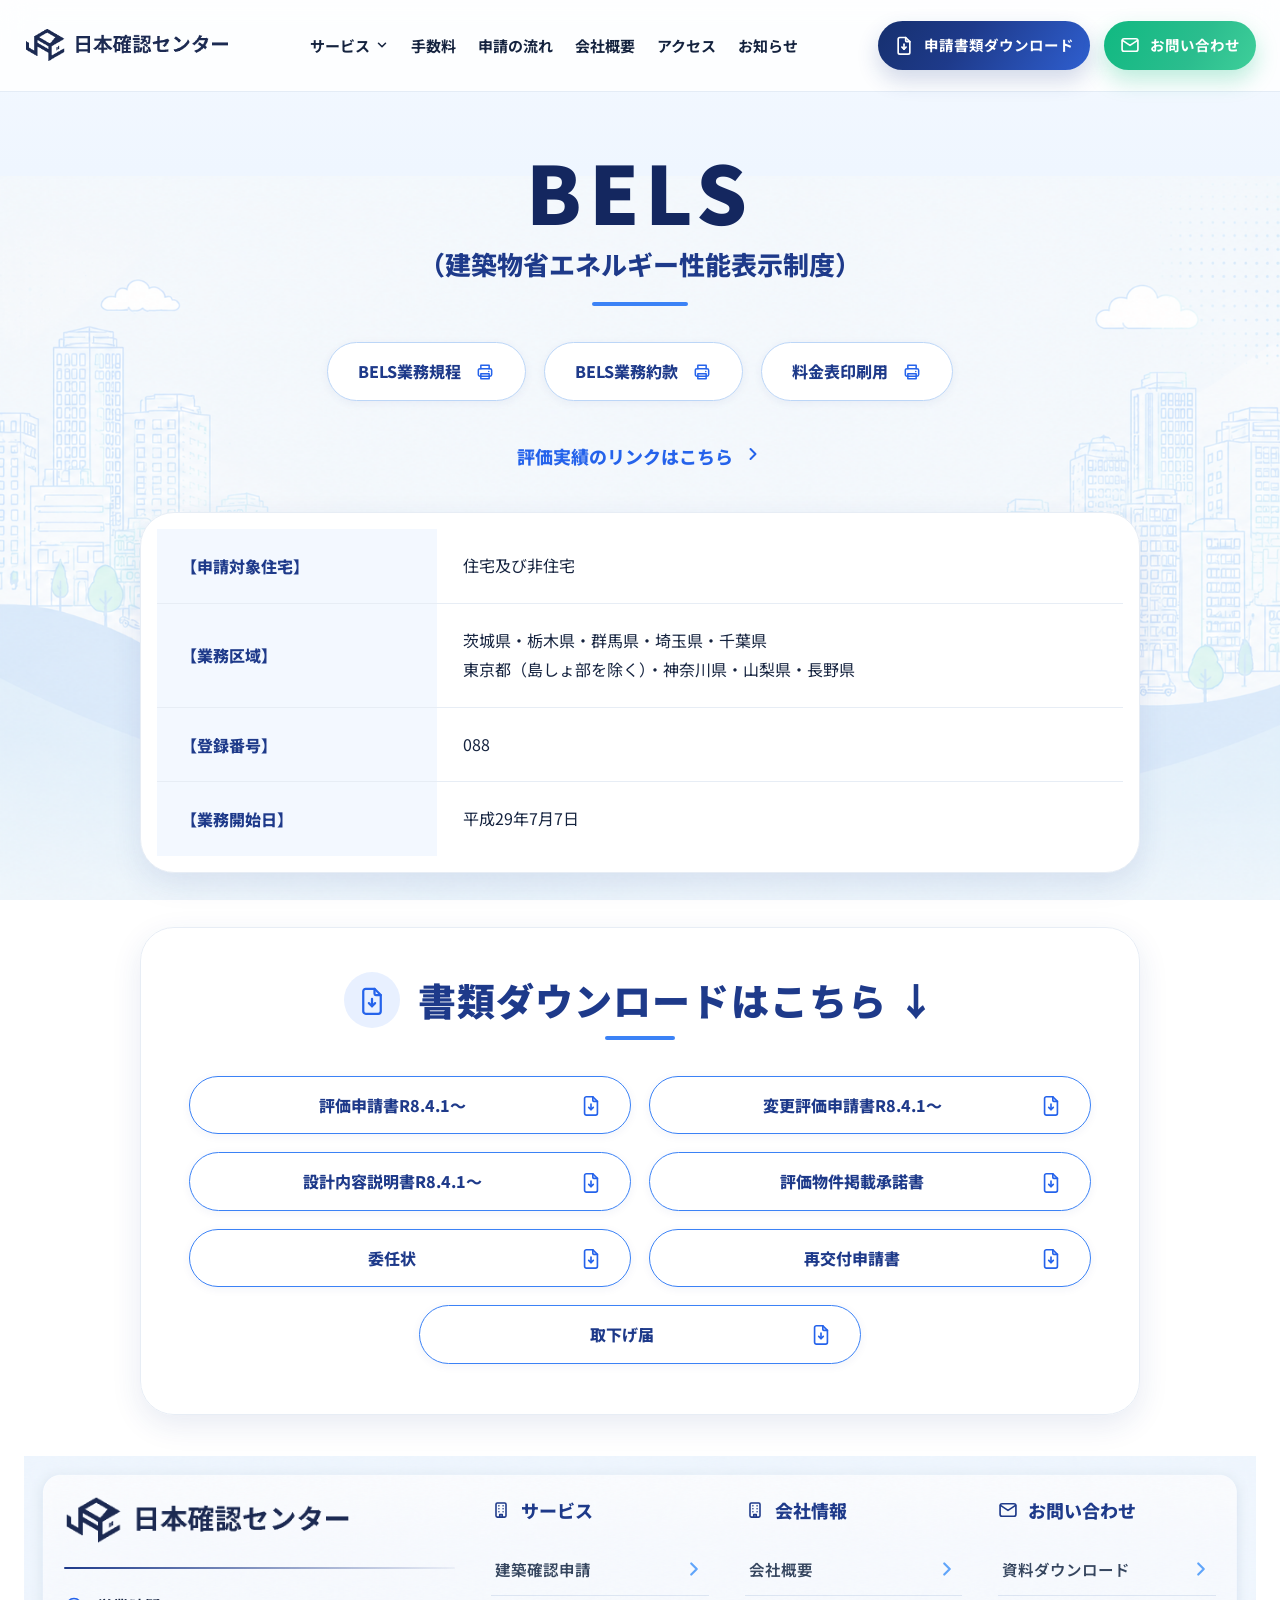
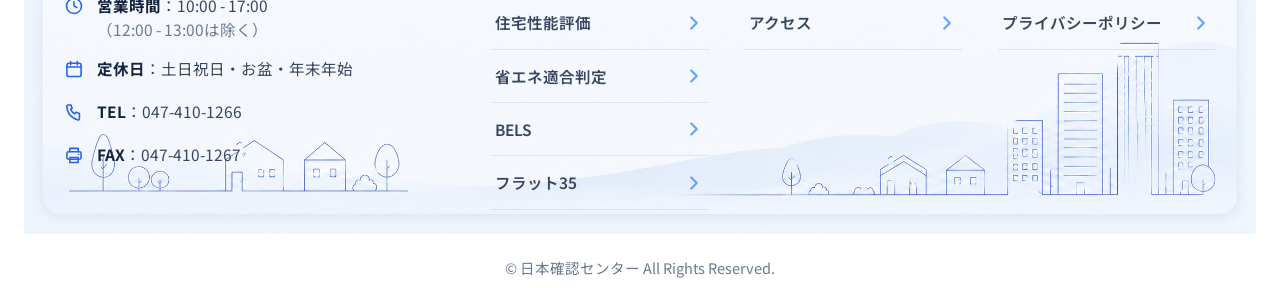
<file: bels.html>
<!DOCTYPE html>
<html lang="ja">
<head>
<meta charset="UTF-8">
<meta name="viewport" content="width=device-width, initial-scale=1.0">
<link rel="icon" type="image/png" sizes="32x32" href="assets/favicon-32.png">
<link rel="icon" type="image/png" sizes="16x16" href="assets/favicon-16.png">
<link rel="apple-touch-icon" sizes="180x180" href="assets/favicon-180.png">
<title>BELS（建築物省エネルギー性能表示制度）｜日本確認センター</title>
<meta name="description" content="BELS（建築物省エネルギー性能表示制度）のご案内と申請書類ダウンロード。">
<meta property="og:type" content="website">
<meta property="og:site_name" content="日本確認センター">
<meta property="og:locale" content="ja_JP">
<meta property="og:title" content="BELS（建築物省エネルギー性能表示制度）｜日本確認センター">
<meta property="og:description" content="BELS（建築物省エネルギー性能表示制度）のご案内と申請書類ダウンロード。">
<meta property="og:url" content="https://nihonkakuninn.vercel.app/bels.html">
<meta property="og:image" content="https://nihonkakuninn.vercel.app/assets/og-image.png">
<meta property="og:image:width" content="1200">
<meta property="og:image:height" content="655">
<meta name="twitter:card" content="summary_large_image">
<meta name="twitter:title" content="BELS（建築物省エネルギー性能表示制度）｜日本確認センター">
<meta name="twitter:description" content="BELS（建築物省エネルギー性能表示制度）のご案内と申請書類ダウンロード。">
<meta name="twitter:image" content="https://nihonkakuninn.vercel.app/assets/og-image.png">

<link rel="preconnect" href="https://fonts.googleapis.com">
<link rel="preconnect" href="https://fonts.gstatic.com" crossorigin>
<link href="https://fonts.googleapis.com/css2?family=Noto+Sans+JP:wght@400;500;700;800;900&display=swap" rel="stylesheet">
<link rel="stylesheet" href="styles.css">
<style>
/* ===================== BELS page ===================== */
.bl-main { padding: 58px 0 0; }
.bl-wrap { width: min(1000px, 100% - 48px); margin-inline: auto; }

.bl-hero { text-align: center; margin-bottom: 36px; }
.bl-hero h1 { font-size: clamp(48px, 7vw, 80px); font-weight: 900; color: var(--navy-900); letter-spacing: 0.08em; line-height: 1; }
.bl-hero__sub { font-size: clamp(18px, 2.4vw, 26px); font-weight: 800; color: var(--navy-800); margin-top: 12px; }
.bl-hero__rule { width: 96px; height: 4px; background: var(--blue-500); border-radius: 4px; margin: 16px auto 0; }

/* print buttons (住宅性能評価ページと同型) */
.bl-prints { display: flex; flex-wrap: wrap; justify-content: center; gap: 18px; margin-bottom: 40px; }
.bl-print {
  display: inline-flex; align-items: center; gap: 14px;
  padding: 15px 30px; background: #fff;
  border: 1.6px solid var(--blue-200, #bcd6f7); border-radius: 999px;
  box-shadow: var(--shadow-sm); font-size: 16px; font-weight: 800; color: var(--navy-800);
  transition: transform 0.16s ease, box-shadow 0.18s ease, border-color 0.16s ease;
}
.bl-print:hover { transform: translateY(-2px); box-shadow: var(--shadow-md); border-color: var(--blue-500); }
.bl-print svg { width: 20px; height: 20px; color: var(--blue-600); }

/* 評価実績リンク（省エネページの判定実績と同型の青文字リンク） */
.bl-record { display: flex; justify-content: center; margin-bottom: 40px; }
.bl-record a { display: inline-flex; align-items: center; gap: 10px; font-size: 18px; font-weight: 800; color: var(--blue-600); transition: gap 0.16s ease; }
.bl-record a:hover { gap: 14px; }
.bl-record svg { width: 20px; height: 20px; color: var(--blue-600); }

/* info table */
.bl-card {
  background: #fff; border: 1px solid var(--line);
  border-radius: var(--r-xl); box-shadow: var(--shadow-md);
  padding: 16px; overflow: hidden; margin-bottom: 54px;
}
table.bl-table { width: 100%; border-collapse: separate; border-spacing: 0; font-size: 16px; }
.bl-table th {
  width: 280px; text-align: left; vertical-align: middle;
  background: #f3f8ff; color: var(--navy-800); font-weight: 800;
  padding: 22px 24px; border-bottom: 1px solid var(--line); line-height: 1.5;
}
.bl-table td {
  padding: 22px 26px; border-bottom: 1px solid var(--line);
  color: var(--ink-900); line-height: 1.85; white-space: pre-line; vertical-align: middle;
}
.bl-table tr:last-child th, .bl-table tr:last-child td { border-bottom: none; }

/* documents */
.bl-docs {
  background: rgba(255,255,255,0.7); border: 1px solid var(--line);
  border-radius: var(--r-xl); box-shadow: var(--shadow-md);
  padding: 44px 48px 50px; margin-bottom: 30px;
}
.bl-docs__head { display: flex; align-items: center; justify-content: center; gap: 18px; margin-bottom: 8px; }
.bl-docs__icon { width: 56px; height: 56px; flex-shrink: 0; border-radius: 50%; background: var(--tint-blue); color: var(--blue-600); display: grid; place-items: center; }
.bl-docs__icon svg { width: 30px; height: 30px; }
.bl-docs__head h2 { font-size: clamp(26px, 3.4vw, 38px); font-weight: 900; color: var(--navy-800); letter-spacing: 0.03em; }
.bl-docs__rule { width: 70px; height: 4px; background: var(--blue-500); border-radius: 4px; margin: 0 auto 36px; }

.bl-dl-grid { display: grid; grid-template-columns: 1fr 1fr; gap: 18px; }
.bl-dl {
  display: flex; align-items: center; gap: 14px;
  padding: 17px 28px; background: #fff;
  border: 1.6px solid var(--blue-500); border-radius: 999px;
  box-shadow: var(--shadow-sm); font-size: 16px; font-weight: 800; color: var(--navy-800);
  transition: transform 0.16s ease, box-shadow 0.18s ease, background 0.16s ease;
}
.bl-dl:hover { transform: translateY(-2px); box-shadow: var(--shadow-md); background: var(--blue-50); }
.bl-dl .lbl { flex: 1; text-align: center; line-height: 1.4; }
.bl-dl svg { width: 22px; height: 22px; flex-shrink: 0; color: var(--blue-600); }
.bl-dl.solo { grid-column: 1 / -1; width: calc(50% - 9px); justify-self: center; }

@media (max-width: 720px) {
  .bl-card { padding: 8px; }
  .bl-table, .bl-table tbody, .bl-table tr, .bl-table th, .bl-table td { display: block; width: auto; }
  .bl-table th { border-bottom: none; padding-bottom: 6px; }
  .bl-table td { padding-top: 4px; }
  .bl-docs { padding: 28px 16px 32px; }
  /* タイトルが「書類ダウンロー / ドはこちら」のように途中で折れるのを防ぎ、
     アイコンを上に置いてタイトルを別行で全幅表示する */
  .bl-docs__head { flex-direction: column; gap: 10px; margin-bottom: 6px; }
  .bl-docs__icon { width: 48px; height: 48px; }
  .bl-docs__icon svg { width: 26px; height: 26px; }
  .bl-docs__head h2 { font-size: 22px; text-align: center; line-height: 1.4; }
  .bl-dl-grid { grid-template-columns: 1fr; }
  .bl-dl { padding: 14px 18px; font-size: 15px; }
  .bl-dl.solo { grid-column: auto; width: auto; }
}
</style>
</head>
<body>
<div id="bg-slot"></div>
<div class="page">
  <div id="header-slot"></div>

  <main class="bl-main" data-screen-label="BELS">
    <div class="bl-wrap">

      <div class="bl-hero">
        <h1>BELS</h1>
        <div class="bl-hero__sub">（建築物省エネルギー性能表示制度）</div>
        <div class="bl-hero__rule"></div>
      </div>

      <div class="bl-prints" id="prints"></div>

      <div class="bl-record">
        <a href="https://www3.hyoukakyoukai.or.jp/cases/summary" target="_blank" rel="noopener">評価実績のリンクはこちら <span id="rec-chev"></span></a>
      </div>

      <section class="bl-card">
        <table class="bl-table"><tbody id="info-body"></tbody></table>
      </section>

      <section class="bl-docs" data-screen-label="BELS 書類ダウンロード">
        <div class="bl-docs__head">
          <span class="bl-docs__icon" id="head-icon"></span>
          <h2>書類ダウンロードはこちら ↓</h2>
        </div>
        <div class="bl-docs__rule"></div>
        <div class="bl-dl-grid" id="doc-grid"></div>
      </section>

    </div>
  </main>

  <div id="footer-slot"></div>
</div>

<script src="site.js"></script>
<script>
const BIC = {
  fileDl: '<svg viewBox="0 0 24 24" fill="none" stroke="currentColor" stroke-width="1.8" stroke-linecap="round" stroke-linejoin="round"><path d="M14 3v4a1 1 0 0 0 1 1h4"/><path d="M5 21V5a2 2 0 0 1 2-2h7l5 5v13a2 2 0 0 1-2 2H7a2 2 0 0 1-2-2Z"/><path d="M12 11v6"/><path d="M9.5 14.5 12 17l2.5-2.5"/></svg>',
  print: '<svg viewBox="0 0 24 24" fill="none" stroke="currentColor" stroke-width="1.8" stroke-linecap="round" stroke-linejoin="round"><path d="M7 8V4h10v4"/><rect x="4" y="8" width="16" height="9" rx="2"/><path d="M7 14h10v6H7z"/><path d="M16.5 11.5h0"/></svg>',
  chev: '<svg width="20" height="20" viewBox="0 0 24 24" fill="none" stroke="currentColor" stroke-width="2.4" stroke-linecap="round" stroke-linejoin="round"><path d="m9 6 6 6-6 6"/></svg>',
};
document.getElementById("head-icon").innerHTML = BIC.fileDl;
document.getElementById("rec-chev").innerHTML = BIC.chev;

const PRINTS = [
  { name: "BELS業務規程", url: "https://drive.google.com/file/d/1bAP9QcGd5yFsCloEPSVHZ1JgrwbPFAFr/view" },
  { name: "BELS業務約款", url: "https://drive.google.com/file/d/1IRtmy6VjvypRBEDhzDpH1FO8mP6bOofl/view" },
  { name: "料金表印刷用",   url: "https://drive.google.com/file/d/1YQ7ohlXzIi2_9sQGG0sL_sbUe4vUHBiD/view" },
];
document.getElementById("prints").innerHTML = PRINTS.map(p =>
  `<a class="bl-print" href="${p.url}" target="_blank" rel="noopener">${p.name} ${BIC.print}</a>`).join("");

const INFO = [
  ["【申請対象住宅】", "住宅及び非住宅"],
  ["【業務区域】", "茨城県・栃木県・群馬県・埼玉県・千葉県\n東京都（島しょ部を除く）・神奈川県・山梨県・長野県"],
  ["【登録番号】", "088"],
  ["【業務開始日】", "平成29年7月7日"],
];
document.getElementById("info-body").innerHTML = INFO.map(([th, td]) =>
  `<tr><th>${th}</th><td>${td}</td></tr>`).join("");

const DOCS = [
  { name: "評価申請書R8.4.1〜",     url: "https://drive.google.com/file/d/1bzVdJww5WW0SeH6fBpPlXFkdkH67OVOd/view" },
  { name: "変更評価申請書R8.4.1〜", url: "https://drive.google.com/file/d/1BXmYODW7gDeA_4yGphMmzAixVc_8o3CT/view" },
  { name: "設計内容説明書R8.4.1〜", url: "https://drive.google.com/file/d/1uLqDAfLetaBbv0b_T-OosV8vA4P1e2Wq/view" },
  { name: "評価物件掲載承諾書",     url: "https://drive.google.com/file/d/1muZVbDky2Dhki_rGuDMwIM3FTh9hnpuS/view" },
  { name: "委任状",                 url: "https://drive.google.com/file/d/139jQ1nKjDEAi1l9C6mBUTJRPuS2ozxBy/view" },
  { name: "再交付申請書",           url: "https://drive.google.com/file/d/1tn1V5j9nAZqkOFW2sNbh0X3uKkSnLPzd/view" },
  { name: "取下げ届",               url: "https://drive.google.com/file/d/1IS2290IY18vWB-M-NTwPkHiuPA7bDJFF/view" },
];
document.getElementById("doc-grid").innerHTML = DOCS.map((d, i) => {
  const isSolo = i === DOCS.length - 1 && DOCS.length % 2 === 1;
  const ext = d.url && d.url !== "#" ? ' target="_blank" rel="noopener"' : "";
  return `<a class="bl-dl${isSolo ? " solo" : ""}" href="${d.url}"${ext}><span class="lbl">${d.name}</span>${BIC.fileDl}</a>`;
}).join("");
</script>
</body>
</html>
</file>
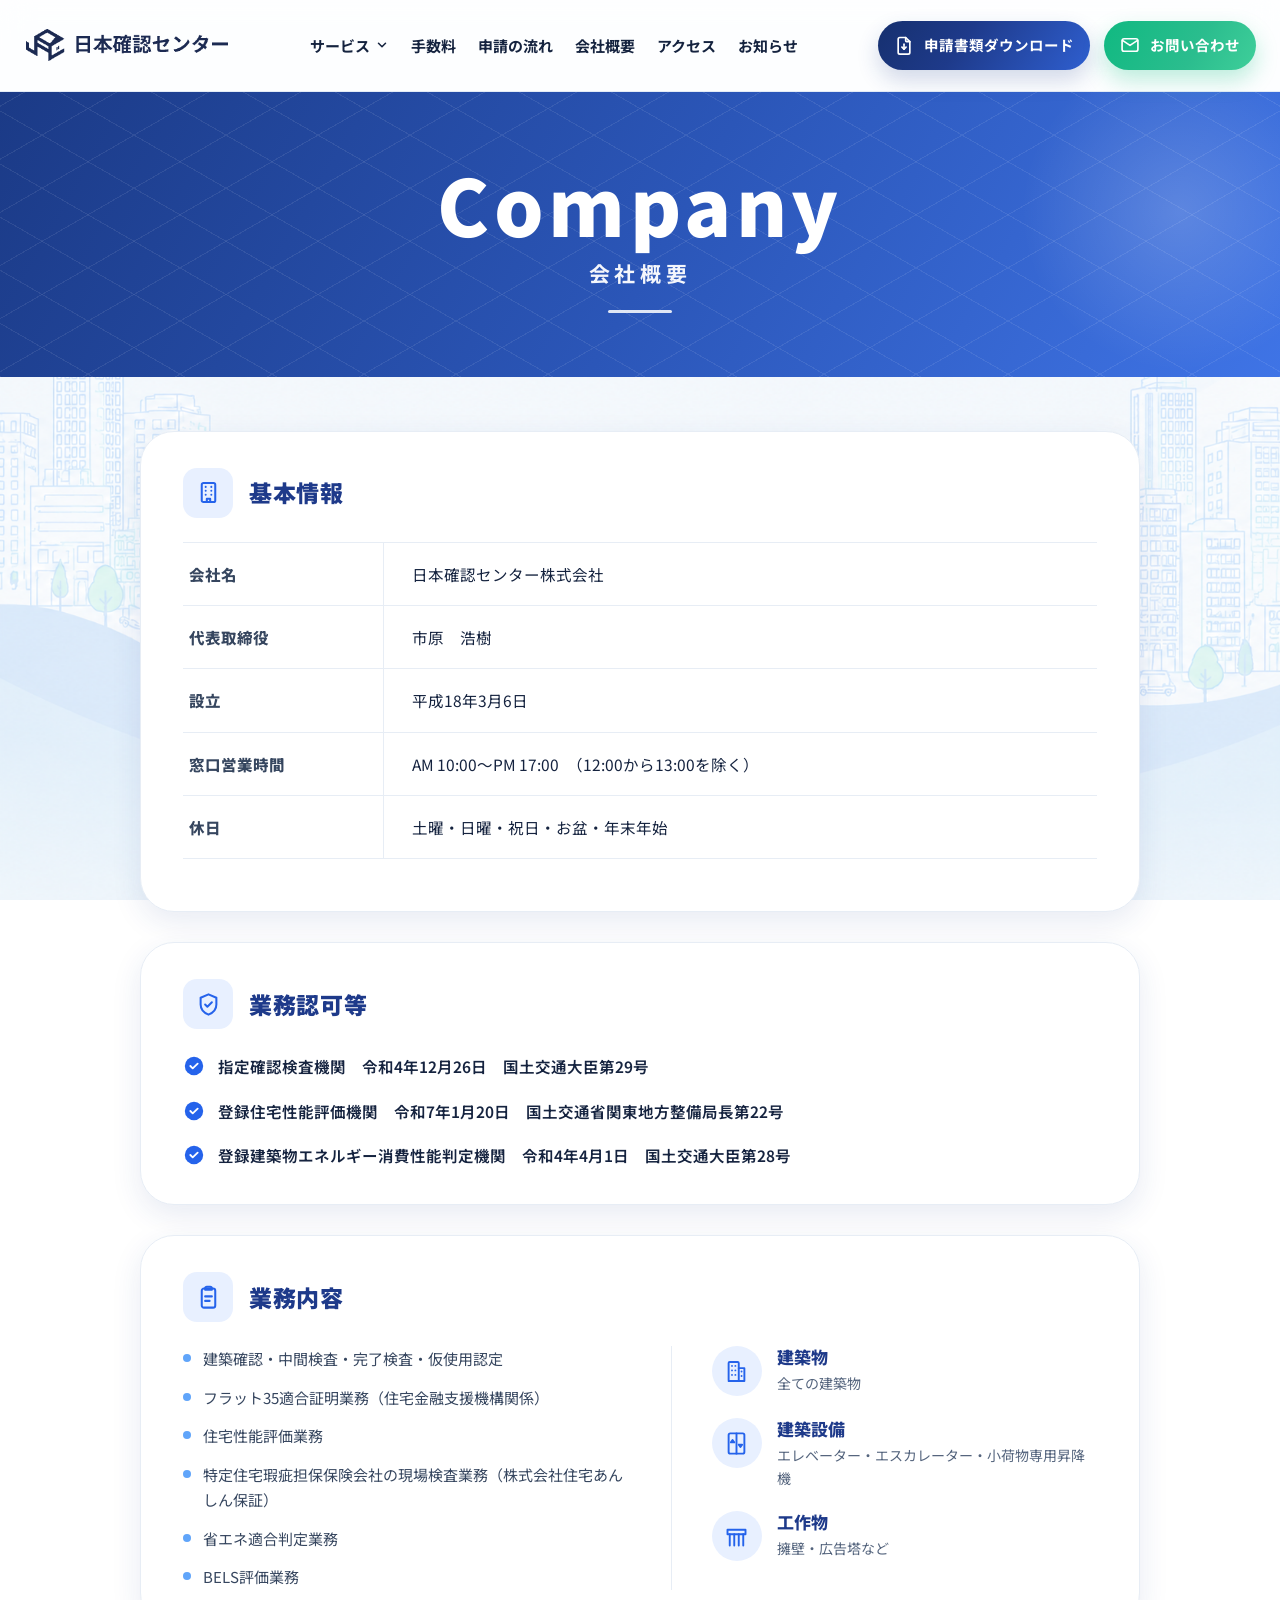
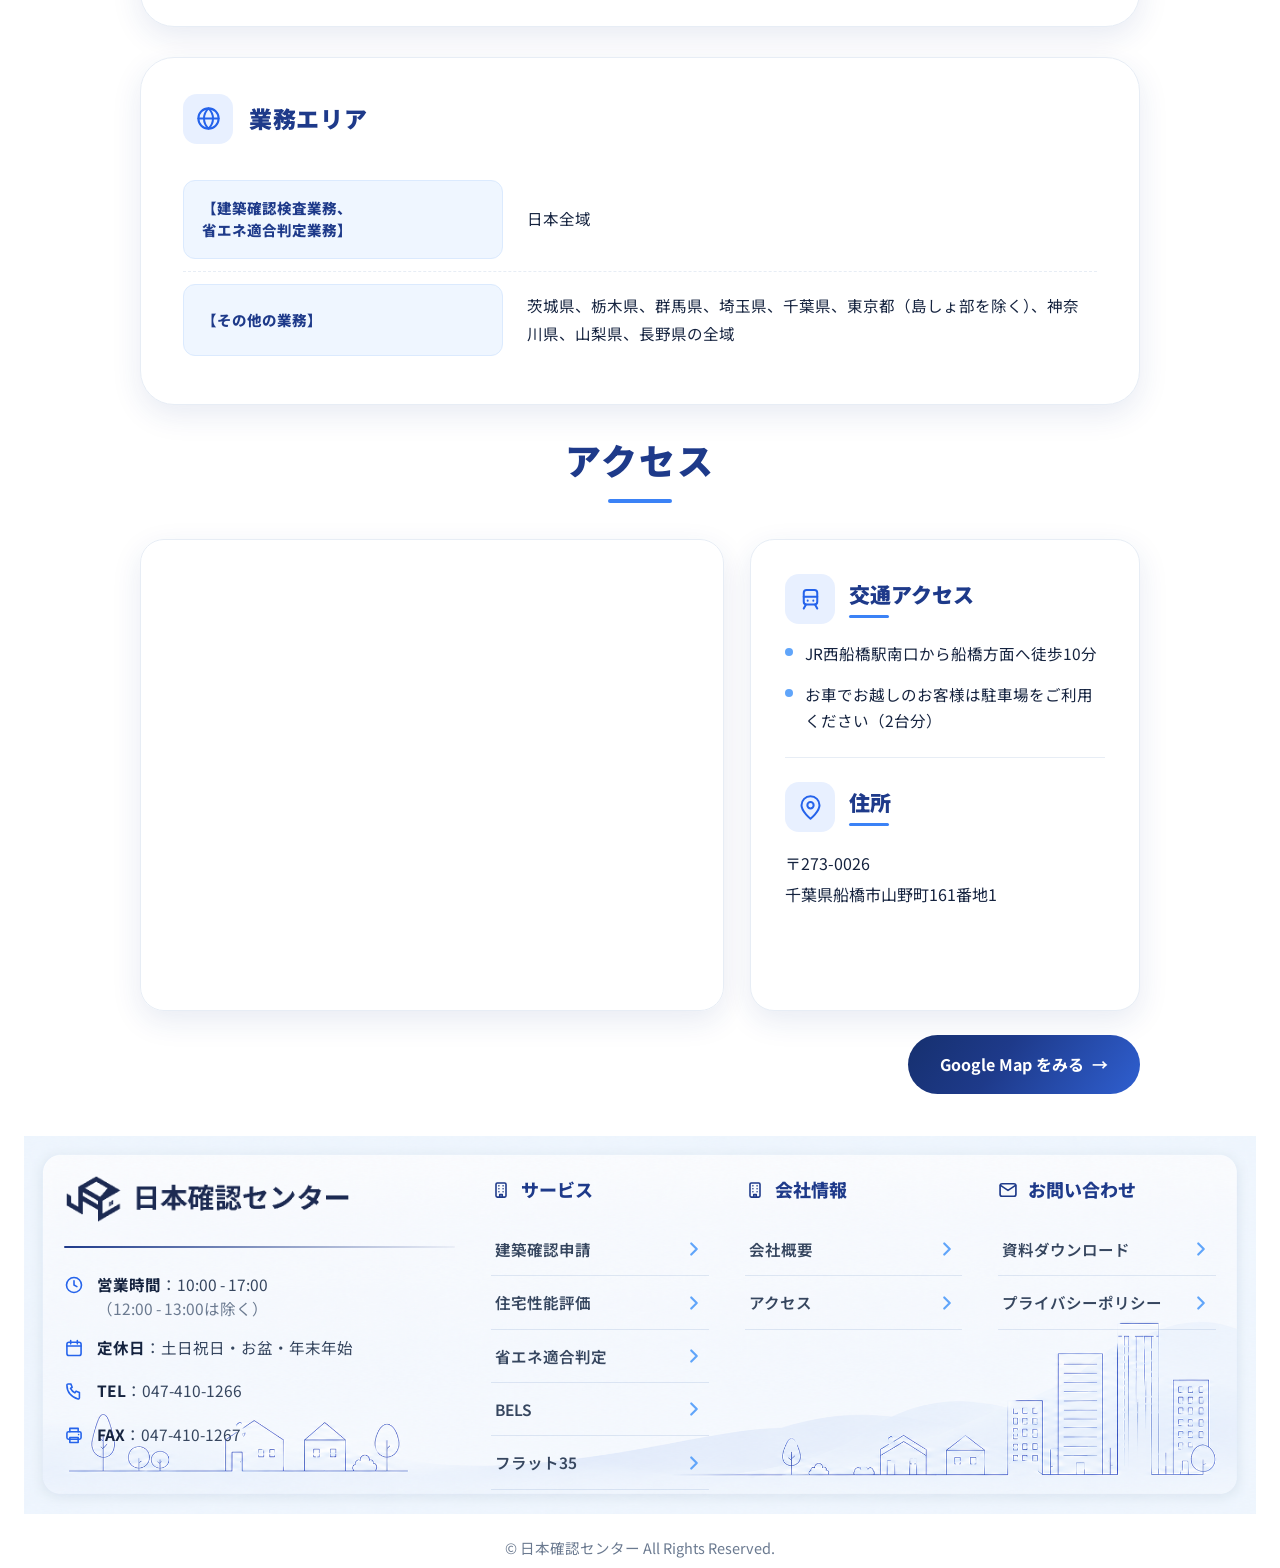
<file: company.html>
<!DOCTYPE html>
<html lang="ja">
<head>
<meta charset="UTF-8">
<meta name="viewport" content="width=device-width, initial-scale=1.0">
<link rel="icon" type="image/png" sizes="32x32" href="assets/favicon-32.png">
<link rel="icon" type="image/png" sizes="16x16" href="assets/favicon-16.png">
<link rel="apple-touch-icon" sizes="180x180" href="assets/favicon-180.png">
<title>会社概要｜日本確認センター</title>
<meta name="description" content="日本確認センター株式会社の会社概要・業務認可等・業務内容・業務エリア・アクセス。">
<meta property="og:type" content="website">
<meta property="og:site_name" content="日本確認センター">
<meta property="og:locale" content="ja_JP">
<meta property="og:title" content="会社概要｜日本確認センター">
<meta property="og:description" content="日本確認センター株式会社の会社概要・業務認可等・業務内容・業務エリア・アクセス。">
<meta property="og:url" content="https://nihonkakuninn.vercel.app/company.html">
<meta property="og:image" content="https://nihonkakuninn.vercel.app/assets/og-image.png">
<meta property="og:image:width" content="1200">
<meta property="og:image:height" content="655">
<meta name="twitter:card" content="summary_large_image">
<meta name="twitter:title" content="会社概要｜日本確認センター">
<meta name="twitter:description" content="日本確認センター株式会社の会社概要・業務認可等・業務内容・業務エリア・アクセス。">
<meta name="twitter:image" content="https://nihonkakuninn.vercel.app/assets/og-image.png">

<link rel="preconnect" href="https://fonts.googleapis.com">
<link rel="preconnect" href="https://fonts.gstatic.com" crossorigin>
<link href="https://fonts.googleapis.com/css2?family=Noto+Sans+JP:wght@400;500;700;800;900&display=swap" rel="stylesheet">
<link rel="stylesheet" href="styles.css">
<style>
/* ===================== 会社概要 page ===================== */
/* full-bleed hero band */
.co-hero {
  position: relative;
  overflow: hidden;
  background: linear-gradient(120deg, #1b3a86 0%, #2b56b8 52%, #3f74e6 100%);
  color: #fff;
  padding: 72px 24px 64px;
  text-align: center;
}
.co-hero::before {
  /* blueprint iso grid */
  content: ""; position: absolute; inset: 0; opacity: 0.16;
  background-image:
    repeating-linear-gradient(30deg, rgba(255,255,255,0.5) 0 1px, transparent 1px 46px),
    repeating-linear-gradient(-30deg, rgba(255,255,255,0.5) 0 1px, transparent 1px 46px);
  pointer-events: none;
}
.co-hero::after {
  content: ""; position: absolute; right: -60px; top: -40px; width: 320px; height: 320px;
  background: radial-gradient(circle, rgba(255,255,255,0.18), transparent 70%);
  pointer-events: none;
}
.co-hero__inner { position: relative; z-index: 1; }
.co-hero h1 {
  color: #fff; font-size: clamp(44px, 7vw, 78px); font-weight: 900;
  letter-spacing: 0.06em; line-height: 1;
}
.co-hero p { margin-top: 14px; font-size: clamp(16px, 2vw, 21px); font-weight: 700; letter-spacing: 0.22em; color: rgba(255,255,255,0.95); }
.co-hero__rule { width: 64px; height: 3px; background: rgba(255,255,255,0.85); border-radius: 3px; margin: 18px auto 0; }

.co-main { padding: 54px 0 0; }
.co-wrap { width: min(1000px, 100% - 48px); margin-inline: auto; }

/* card */
.co-card {
  background: #fff; border: 1px solid var(--line);
  border-radius: var(--r-xl); box-shadow: var(--shadow-md);
  padding: 36px 42px;
  margin-bottom: 30px;
}
.co-card__head { display: flex; align-items: center; gap: 16px; margin-bottom: 24px; }
.co-card__head .ic {
  width: 50px; height: 50px; flex-shrink: 0; border-radius: 14px;
  background: var(--tint-blue); color: var(--blue-600);
  display: grid; place-items: center;
}
.co-card__head .ic svg { width: 27px; height: 27px; }
.co-card__head h2 { font-size: 23px; font-weight: 900; color: var(--navy-800); letter-spacing: 0.03em; }

/* 基本情報 definition rows */
.co-deflist { display: grid; }
.co-row {
  display: grid; grid-template-columns: 200px 1fr;
  border-top: 1px solid var(--line);
}
.co-row:last-child { border-bottom: 1px solid var(--line); }
.co-row dt {
  padding: 18px 20px 18px 6px; font-weight: 800; color: var(--blue-700);
  font-size: 15.5px;
}
.co-row dd {
  margin: 0; padding: 18px 8px 18px 28px; color: var(--ink-900); font-size: 15.5px; line-height: 1.7;
  border-left: 1px solid var(--line);
}

/* 業務認可等 list */
.co-perms { margin: 0; padding: 0; display: grid; gap: 18px; }
.co-perms li {
  list-style: none; display: flex; align-items: flex-start; gap: 13px;
  font-size: 15.5px; line-height: 1.7; color: var(--ink-900); font-weight: 600;
}
.co-perms .ck { flex-shrink: 0; width: 22px; height: 22px; color: var(--blue-600); margin-top: 2px; }
.co-perms .ck svg { width: 22px; height: 22px; display: block; }
.co-perms li > span:not(.ck) { flex: 1 1 auto; min-width: 0; }

/* 業務内容 two-col */
.co-biz { display: grid; grid-template-columns: 1.15fr 1fr; gap: 0; }
.co-biz__left { padding-right: 40px; border-right: 1px solid var(--line); }
.co-biz__left ul { margin: 0; padding: 0; display: grid; gap: 13px; }
.co-biz__left li {
  list-style: none; display: flex; gap: 12px; align-items: flex-start;
  font-size: 15px; line-height: 1.7; color: var(--ink-700);
}
.co-biz__left li::before { content: ""; flex-shrink: 0; margin-top: 8px; width: 8px; height: 8px; border-radius: 50%; background: var(--blue-400); }
.co-biz__right { padding-left: 40px; display: grid; gap: 22px; align-content: start; }
.co-obj { display: flex; gap: 15px; align-items: flex-start; }
.co-obj__ic {
  width: 50px; height: 50px; flex-shrink: 0; border-radius: 50%;
  background: var(--tint-blue); color: var(--blue-600);
  display: grid; place-items: center;
}
.co-obj__ic svg { width: 27px; height: 27px; }
.co-obj h3 { font-size: 17px; font-weight: 800; color: var(--navy-800); margin-bottom: 3px; }
.co-obj p { font-size: 14px; color: var(--ink-600, #54647d); line-height: 1.6; }

/* 業務エリア */
.co-area { display: grid; }
.co-area__row { display: grid; grid-template-columns: 320px 1fr; gap: 18px; padding: 12px 0; }
.co-area__row + .co-area__row { border-top: 1px dashed var(--line); }
.co-area__label {
  background: var(--blue-50); border: 1px solid var(--blue-100);
  border-radius: 12px; padding: 16px 18px;
  font-size: 14.5px; font-weight: 800; color: var(--navy-800); line-height: 1.55;
  display: flex; align-items: center;
}
.co-area__val { display: flex; align-items: center; padding: 8px 6px; font-size: 15.5px; line-height: 1.8; color: var(--ink-900); }

@media (max-width: 760px) {
  .co-card { padding: 28px 22px; }
  .co-row { grid-template-columns: 130px 1fr; }
  .co-row dd { padding-left: 18px; }
  .co-biz { grid-template-columns: 1fr; }
  .co-biz__left { padding-right: 0; border-right: none; padding-bottom: 24px; border-bottom: 1px solid var(--line); }
  .co-biz__right { padding-left: 0; padding-top: 24px; }
  .co-area__row { grid-template-columns: 1fr; gap: 10px; }
}

/* アクセス */
.co-access { margin-top: 10px; margin-bottom: 30px; scroll-margin-top: 110px; }
.access-head { text-align: center; margin-bottom: 36px; }
.access-head h2 { font-size: clamp(26px, 3vw, 36px); font-weight: 900; color: var(--navy-800); letter-spacing: 0.05em; }
.access-rule { width: 64px; height: 4px; background: var(--blue-500); border-radius: 4px; margin: 16px auto 0; }
.access-grid { display: grid; grid-template-columns: 1.5fr 1fr; gap: 26px; align-items: stretch; }
.access-map { border-radius: var(--r-lg); overflow: hidden; box-shadow: var(--shadow-md); border: 1px solid var(--line); }
.access-map iframe { width: 100%; height: 100%; min-height: 470px; border: 0; display: block; }
.access-info { background: #fff; border: 1px solid var(--line); border-radius: var(--r-lg); box-shadow: var(--shadow-md); padding: 34px 34px; display: flex; flex-direction: column; gap: 24px; }
.access-block__head { display: flex; align-items: center; gap: 14px; margin-bottom: 16px; }
.access-block__head .ic { width: 50px; height: 50px; flex-shrink: 0; border-radius: 14px; background: var(--tint-blue); color: var(--blue-600); display: grid; place-items: center; }
.access-block__head .ic svg { width: 27px; height: 27px; }
.access-block__head h3 { font-size: 21px; font-weight: 900; color: var(--navy-800); white-space: nowrap; }
.access-block__head .u { display: block; width: 40px; height: 3px; background: var(--blue-500); border-radius: 3px; margin-top: 7px; }
.access-list { margin: 0; padding: 0; display: grid; gap: 14px; }
.access-list li { list-style: none; display: flex; gap: 12px; align-items: flex-start; font-size: 15.5px; line-height: 1.7; color: var(--ink-900); }
.access-list li::before { content: ""; flex-shrink: 0; margin-top: 8px; width: 8px; height: 8px; border-radius: 50%; background: var(--blue-400); }
.access-divider { height: 1px; background: var(--line); }
.access-addr p { font-size: 16px; line-height: 1.9; color: var(--ink-900); }
.access-cta { display: flex; justify-content: flex-end; margin-top: 24px; }
.access-cta .btn { padding: 16px 32px; font-size: 16px; }
@media (max-width: 820px) {
  .access-grid { grid-template-columns: 1fr; }
  .access-map iframe { min-height: 320px; }
  .access-cta { justify-content: stretch; }
  .access-cta .btn { width: 100%; }
}
</style>
</head>
<body>
<div id="bg-slot"></div>
<div class="page">
  <div id="header-slot"></div>

  <main data-screen-label="会社概要">
    <!-- HERO BAND -->
    <section class="co-hero">
      <div class="co-hero__inner">
        <h1>Company</h1>
        <p>会社概要</p>
        <div class="co-hero__rule"></div>
      </div>
    </section>

    <div class="co-main">
      <div class="co-wrap">

        <!-- 基本情報 -->
        <section class="co-card">
          <div class="co-card__head"><span class="ic" id="ic-basic"></span><h2>基本情報</h2></div>
          <dl class="co-deflist" id="basic-list"></dl>
        </section>

        <!-- 業務認可等 -->
        <section class="co-card">
          <div class="co-card__head"><span class="ic" id="ic-perm"></span><h2>業務認可等</h2></div>
          <ul class="co-perms" id="perm-list"></ul>
        </section>

        <!-- 業務内容 -->
        <section class="co-card">
          <div class="co-card__head"><span class="ic" id="ic-biz"></span><h2>業務内容</h2></div>
          <div class="co-biz">
            <div class="co-biz__left"><ul id="biz-list"></ul></div>
            <div class="co-biz__right" id="biz-objects"></div>
          </div>
        </section>

        <!-- 業務エリア -->
        <section class="co-card">
          <div class="co-card__head"><span class="ic" id="ic-area"></span><h2>業務エリア</h2></div>
          <div class="co-area" id="area-list"></div>
        </section>

        <!-- アクセス -->
        <section class="co-access" id="access" data-screen-label="アクセス">
          <div class="access-head">
            <h2>アクセス</h2>
            <div class="access-rule"></div>
          </div>
          <div class="access-grid">
            <div class="access-map">
              <iframe
                src="https://maps.google.com/maps?q=%E5%8D%83%E8%91%89%E7%9C%8C%E8%88%B9%E6%A9%8B%E5%B8%82%E5%B1%B1%E9%87%8E%E7%94%BA161-1&z=16&hl=ja&output=embed"
                loading="lazy" referrerpolicy="no-referrer-when-downgrade"
                title="日本確認センター 所在地マップ"></iframe>
            </div>
            <div class="access-info">
              <div class="access-block">
                <div class="access-block__head">
                  <span class="ic"><svg viewBox="0 0 24 24" fill="none" stroke="currentColor" stroke-width="1.8" stroke-linecap="round" stroke-linejoin="round"><rect x="6" y="3.5" width="12" height="13" rx="2.5"/><path d="M6 9.5h12"/><path d="M9.5 13h0M14.5 13h0"/><path d="M8 16.5 6 20M16 16.5 18 20"/></svg></span>
                  <div><h3>交通アクセス</h3><span class="u"></span></div>
                </div>
                <ul class="access-list">
                  <li>JR西船橋駅南口から船橋方面へ徒歩10分</li>
                  <li>お車でお越しのお客様は駐車場をご利用ください（2台分）</li>
                </ul>
              </div>
              <div class="access-divider"></div>
              <div class="access-block access-addr">
                <div class="access-block__head">
                  <span class="ic"><svg viewBox="0 0 24 24" fill="none" stroke="currentColor" stroke-width="1.8" stroke-linecap="round" stroke-linejoin="round"><path d="M20 10c0 5.5-8 12-8 12s-8-6.5-8-12a8 8 0 0 1 16 0Z"/><circle cx="12" cy="10" r="2.8"/></svg></span>
                  <div><h3>住所</h3><span class="u"></span></div>
                </div>
                <p>〒273-0026<br>千葉県船橋市山野町161番地1</p>
              </div>
            </div>
          </div>
          <div class="access-cta">
            <a class="btn btn--navy" href="https://www.google.com/maps/search/?api=1&query=%E5%8D%83%E8%91%89%E7%9C%8C%E8%88%B9%E6%A9%8B%E5%B8%82%E5%B1%B1%E9%87%8E%E7%94%BA161-1" target="_blank" rel="noopener">Google Map をみる&nbsp;&nbsp;→</a>
          </div>
        </section>

      </div>
    </div>
  </main>

  <div id="footer-slot"></div>
</div>

<script src="site.js"></script>
<script>
const COI = {
  basic: '<svg viewBox="0 0 24 24" fill="none" stroke="currentColor" stroke-width="1.8" stroke-linecap="round" stroke-linejoin="round"><rect x="6" y="3.5" width="12" height="17" rx="1.5"/><path d="M9.5 7h0M14.5 7h0M9.5 10.5h0M14.5 10.5h0M9.5 14h0M14.5 14h0M10.5 20.5v-3h3v3"/></svg>',
  shield: '<svg viewBox="0 0 24 24" fill="none" stroke="currentColor" stroke-width="1.8" stroke-linecap="round" stroke-linejoin="round"><path d="M12 3 19 6v6c0 4.4-3 7.4-7 9-4-1.6-7-4.6-7-9V6l7-3Z"/><path d="m9 12 2 2 4-4"/></svg>',
  clip: '<svg viewBox="0 0 24 24" fill="none" stroke="currentColor" stroke-width="1.8" stroke-linecap="round" stroke-linejoin="round"><rect x="6" y="4" width="12" height="17" rx="2"/><path d="M9 4a1.5 1.5 0 0 1 1.5-1.5h3A1.5 1.5 0 0 1 15 4v1H9V4Z"/><path d="M9 11h6M9 15h4"/></svg>',
  globe: '<svg viewBox="0 0 24 24" fill="none" stroke="currentColor" stroke-width="1.8" stroke-linecap="round" stroke-linejoin="round"><circle cx="12" cy="12" r="9"/><path d="M3 12h18M12 3c2.6 2.5 4 5.7 4 9s-1.4 6.5-4 9c-2.6-2.5-4-5.7-4-9s1.4-6.5 4-9Z"/></svg>',
  check: '<svg viewBox="0 0 24 24" fill="currentColor"><circle cx="12" cy="12" r="10"/><path d="m8 12 2.6 2.6L16 9.4" fill="none" stroke="#fff" stroke-width="2" stroke-linecap="round" stroke-linejoin="round"/></svg>',
  building: '<svg viewBox="0 0 24 24" fill="none" stroke="currentColor" stroke-width="1.7" stroke-linecap="round" stroke-linejoin="round"><rect x="5" y="3.5" width="9" height="17" rx="1"/><path d="M14 9h5v11.5H5"/><path d="M8 7h0M11 7h0M8 11h0M11 11h0M8 15h0M11 15h0M16.5 12h0M16.5 16h0"/></svg>',
  elevator: '<svg viewBox="0 0 24 24" fill="none" stroke="currentColor" stroke-width="1.7" stroke-linecap="round" stroke-linejoin="round"><rect x="5" y="3" width="14" height="18" rx="1.5"/><path d="M12 3v18"/><path d="M8.5 9 7 11h3l-1.5-2ZM15.5 15 14 13h3l-1.5 2Z" fill="currentColor"/></svg>',
  structure: '<svg viewBox="0 0 24 24" fill="none" stroke="currentColor" stroke-width="1.7" stroke-linecap="round" stroke-linejoin="round"><path d="M4 6h16M4 6v4M20 6v4M4 10h16"/><path d="M6 10v10M10 10v10M14 10v10M18 10v10"/></svg>',
};

document.getElementById("ic-basic").innerHTML = COI.basic;
document.getElementById("ic-perm").innerHTML = COI.shield;
document.getElementById("ic-biz").innerHTML = COI.clip;
document.getElementById("ic-area").innerHTML = COI.globe;

const BASIC = [
  ["会社名", "日本確認センター株式会社"],
  ["代表取締役", "市原　浩樹"],
  ["設立", "平成18年3月6日"],
  ["窓口営業時間", "AM 10:00〜PM 17:00　（12:00から13:00を除く）"],
  ["休日", "土曜・日曜・祝日・お盆・年末年始"],
];
document.getElementById("basic-list").innerHTML = BASIC.map(([k, v]) =>
  `<div class="co-row"><dt>${k}</dt><dd>${v}</dd></div>`).join("");

const PERMS = [
  "指定確認検査機関　令和4年12月26日　国土交通大臣第29号",
  "登録住宅性能評価機関　令和7年1月20日　国土交通省関東地方整備局長第22号",
  "登録建築物エネルギー消費性能判定機関　令和4年4月1日　国土交通大臣第28号",
];
document.getElementById("perm-list").innerHTML = PERMS.map(p =>
  `<li><span class="ck">${COI.check}</span><span>${p}</span></li>`).join("");

const BIZ = [
  "建築確認・中間検査・完了検査・仮使用認定",
  "フラット35適合証明業務（住宅金融支援機構関係）",
  "住宅性能評価業務",
  "特定住宅瑕疵担保保険会社の現場検査業務（株式会社住宅あんしん保証）",
  "省エネ適合判定業務",
  "BELS評価業務",
];
document.getElementById("biz-list").innerHTML = BIZ.map(b => `<li>${b}</li>`).join("");

const OBJECTS = [
  { ic: "building", title: "建築物", desc: "全ての建築物" },
  { ic: "elevator", title: "建築設備", desc: "エレベーター・エスカレーター・小荷物専用昇降機" },
  { ic: "structure", title: "工作物", desc: "擁壁・広告塔など" },
];
document.getElementById("biz-objects").innerHTML = OBJECTS.map(o => `
  <div class="co-obj">
    <span class="co-obj__ic">${COI[o.ic]}</span>
    <div><h3>${o.title}</h3><p>${o.desc}</p></div>
  </div>`).join("");

const AREAS = [
  { label: "【建築確認検査業務、<br>省エネ適合判定業務】", val: "日本全域" },
  { label: "【その他の業務】", val: "茨城県、栃木県、群馬県、埼玉県、千葉県、東京都（島しょ部を除く）、神奈川県、山梨県、長野県の全域" },
];
document.getElementById("area-list").innerHTML = AREAS.map(a => `
  <div class="co-area__row">
    <div class="co-area__label">${a.label}</div>
    <div class="co-area__val">${a.val}</div>
  </div>`).join("");
</script>
</body>
</html>
</file>
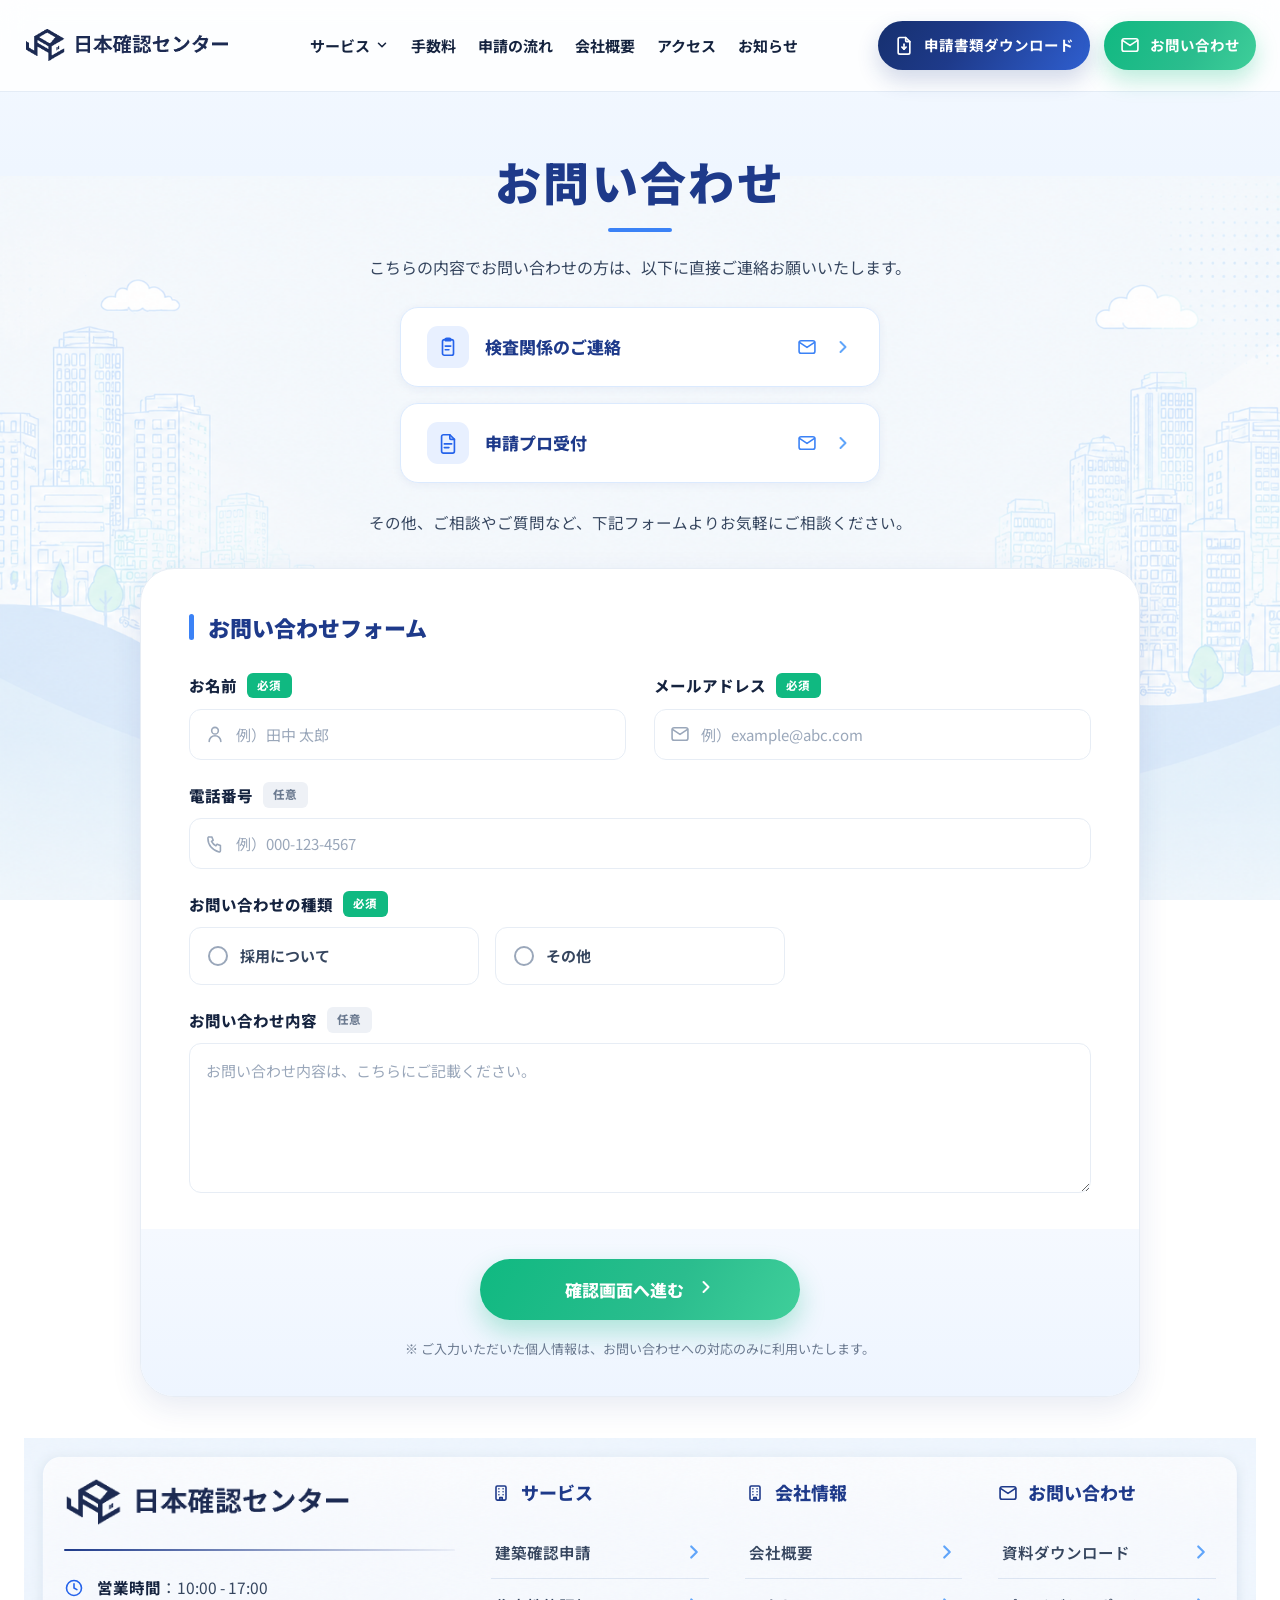
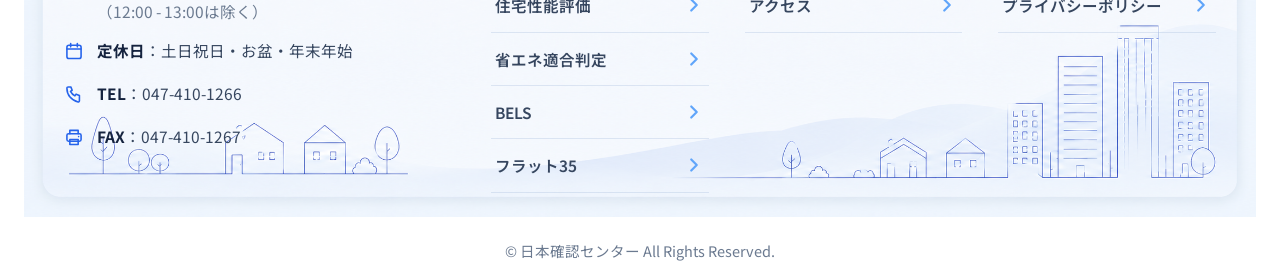
<file: contact.html>
<!DOCTYPE html>
<html lang="ja">
<head>
<meta charset="UTF-8">
<meta name="viewport" content="width=device-width, initial-scale=1.0">
<link rel="icon" type="image/png" sizes="32x32" href="assets/favicon-32.png">
<link rel="icon" type="image/png" sizes="16x16" href="assets/favicon-16.png">
<link rel="apple-touch-icon" sizes="180x180" href="assets/favicon-180.png">
<title>お問い合わせ｜日本確認センター</title>
<meta name="description" content="建築確認・各種検査・お問い合わせはこちらのフォームよりご連絡ください。">
<meta property="og:type" content="website">
<meta property="og:site_name" content="日本確認センター">
<meta property="og:locale" content="ja_JP">
<meta property="og:title" content="お問い合わせ｜日本確認センター">
<meta property="og:description" content="建築確認・各種検査・お問い合わせはこちらのフォームよりご連絡ください。">
<meta property="og:url" content="https://nihonkakuninn.vercel.app/contact.html">
<meta property="og:image" content="https://nihonkakuninn.vercel.app/assets/og-image.png">
<meta property="og:image:width" content="1200">
<meta property="og:image:height" content="655">
<meta name="twitter:card" content="summary_large_image">
<meta name="twitter:title" content="お問い合わせ｜日本確認センター">
<meta name="twitter:description" content="建築確認・各種検査・お問い合わせはこちらのフォームよりご連絡ください。">
<meta name="twitter:image" content="https://nihonkakuninn.vercel.app/assets/og-image.png">

<link rel="preconnect" href="https://fonts.googleapis.com">
<link rel="preconnect" href="https://fonts.gstatic.com" crossorigin>
<link href="https://fonts.googleapis.com/css2?family=Noto+Sans+JP:wght@400;500;700;800;900&display=swap" rel="stylesheet">
<link rel="stylesheet" href="styles.css">
<style>
/* ===================== お問い合わせ page ===================== */
.ct-main { padding: 58px 0 0; }
.ct-wrap { width: min(1000px, 100% - 48px); margin-inline: auto; }

.ct-hero { text-align: center; margin-bottom: 26px; }
.ct-hero h1 { font-size: clamp(30px, 4.2vw, 46px); font-weight: 900; color: var(--navy-800); letter-spacing: 0.05em; }
.ct-hero__rule { width: 64px; height: 4px; background: var(--blue-500); border-radius: 4px; margin: 16px auto 22px; }
.ct-hero p { font-size: 16px; color: var(--ink-700); }

.ct-direct { display: flex; flex-direction: column; align-items: center; gap: 16px; margin: 26px 0 18px; }
.ct-direct-btn {
  display: flex; align-items: center; gap: 16px;
  width: min(480px, 100%); padding: 18px 26px;
  background: #fff; border: 1.5px solid var(--blue-100);
  border-radius: var(--r-md); box-shadow: var(--shadow-sm);
  font-size: 17px; font-weight: 800; color: var(--navy-800);
  transition: transform 0.16s ease, box-shadow 0.18s ease, border-color 0.16s ease;
}
.ct-direct-btn:hover { transform: translateY(-2px); box-shadow: var(--shadow-md); border-color: var(--blue-400); }
.ct-direct-btn__ic { width: 42px; height: 42px; flex-shrink: 0; border-radius: 11px; background: var(--tint-blue); color: var(--blue-600); display: grid; place-items: center; }
.ct-direct-btn .lbl { flex: 1; }
.ct-direct-btn .mail { color: var(--blue-500); display: grid; place-items: center; }
.ct-direct-btn .chev { color: var(--blue-400); display: grid; place-items: center; }
.ct-sub { text-align: center; font-size: 15.5px; color: var(--ink-700); margin: 26px 0 32px; }

/* form card */
.ct-form-card {
  background: #fff; border: 1px solid var(--line);
  border-radius: var(--r-xl); box-shadow: var(--shadow-md);
  padding: 44px 48px 0; overflow: hidden;
}
.ct-form-title { display: flex; align-items: center; gap: 14px; font-size: 22px; font-weight: 900; color: var(--navy-800); margin-bottom: 30px; }
.ct-form-title::before { content: ""; width: 5px; height: 26px; background: var(--blue-500); border-radius: 3px; }

.ct-grid { display: grid; grid-template-columns: 1fr 1fr; gap: 22px 28px; }
.ct-field { display: flex; flex-direction: column; }
.ct-field.full { grid-column: 1 / -1; }
.ct-label { display: flex; align-items: center; gap: 10px; font-size: 15.5px; font-weight: 800; color: var(--ink-900); margin-bottom: 10px; }
.tag { font-size: 11.5px; font-weight: 800; padding: 3px 10px; border-radius: 6px; letter-spacing: 0.04em; }
.tag.req { background: var(--teal-500); color: #fff; }
.tag.opt { background: #eef1f6; color: var(--ink-500); }

.ct-input-wrap { position: relative; display: flex; align-items: center; }
.ct-input-wrap .lead { position: absolute; left: 16px; color: var(--ink-300); display: grid; place-items: center; pointer-events: none; }
.ct-input, .ct-textarea {
  width: 100%; font-family: var(--font); font-size: 15px; color: var(--ink-900);
  background: #fff; border: 1.6px solid var(--line); border-radius: 12px;
  padding: 14px 16px 14px 46px; transition: border-color 0.16s ease, box-shadow 0.16s ease;
}
.ct-textarea { padding-left: 16px; min-height: 150px; resize: vertical; line-height: 1.7; }
.ct-input::placeholder, .ct-textarea::placeholder { color: var(--ink-300); }
.ct-input:focus, .ct-textarea:focus { outline: none; border-color: var(--blue-500); box-shadow: 0 0 0 4px rgba(59,130,246,0.12); }
.ct-field.err .ct-input, .ct-field.err .ct-textarea, .ct-field.err .radio-row { border-color: #e0533d; }
.ct-field.err .ct-input:focus { box-shadow: 0 0 0 4px rgba(224,83,61,0.12); }
.ct-error { display: none; color: #d9482f; font-size: 13px; font-weight: 700; margin-top: 7px; }
.ct-field.err .ct-error { display: block; }

.radio-row { display: grid; grid-template-columns: repeat(3, 1fr); gap: 16px; }
.radio-opt {
  display: flex; align-items: center; gap: 12px; cursor: pointer;
  border: 1.6px solid var(--line); border-radius: 12px; padding: 15px 18px;
  font-size: 15px; font-weight: 700; color: var(--ink-700);
  transition: border-color 0.16s ease;
}
.radio-opt:hover { border-color: var(--blue-400); }
.radio-opt input { position: absolute; opacity: 0; }
.radio-dot { width: 20px; height: 20px; border-radius: 50%; border: 2px solid var(--ink-300); flex-shrink: 0; position: relative; }
.radio-opt input:checked ~ .radio-dot { border-color: var(--blue-600); }
.radio-opt input:checked ~ .radio-dot::after { content: ""; position: absolute; inset: 3px; border-radius: 50%; background: var(--blue-600); }
.radio-opt:has(input:checked) { border-color: var(--blue-500); background: var(--blue-50); color: var(--navy-800); }

.ct-submit-bar { margin: 36px -48px 0; padding: 30px 48px 36px; background: linear-gradient(180deg, #f5f9ff, #eef5ff); text-align: center; }
.ct-submit {
  display: inline-flex; align-items: center; justify-content: center; gap: 12px;
  min-width: 320px; padding: 18px 36px; border: none; cursor: pointer;
  font-family: var(--font); font-size: 17px; font-weight: 800; color: #fff;
  background: var(--grad-teal); border-radius: 999px; box-shadow: 0 12px 26px rgba(16,185,129,0.30);
  transition: transform 0.16s ease, filter 0.18s ease;
}
.ct-submit:hover { transform: translateY(-2px); filter: saturate(1.05); }
.ct-privacy { margin-top: 18px; font-size: 13px; color: var(--ink-500); }

/* confirm + done panels */
.ct-confirm, .ct-done { display: none; }
.ct-dl { display: grid; }
.ct-dl__row { display: grid; grid-template-columns: 220px 1fr; border-top: 1px solid var(--line); }
.ct-dl__row:last-child { border-bottom: 1px solid var(--line); }
.ct-dl__row dt { padding: 18px 8px; font-weight: 800; color: var(--blue-700); font-size: 15px; }
.ct-dl__row dd { margin: 0; padding: 18px 8px 18px 24px; border-left: 1px solid var(--line); color: var(--ink-900); font-size: 15px; line-height: 1.7; white-space: pre-wrap; }
.ct-confirm-actions { display: flex; gap: 16px; justify-content: center; flex-wrap: wrap; }
.ct-back {
  display: inline-flex; align-items: center; gap: 10px; min-width: 200px; justify-content: center;
  padding: 17px 30px; border: 1.6px solid var(--blue-200, #bcd6f7); cursor: pointer;
  background: #fff; color: var(--navy-800); border-radius: 999px; font-family: var(--font); font-size: 16px; font-weight: 800;
  transition: background 0.16s ease;
}
.ct-back:hover { background: var(--blue-50); }
.ct-done { text-align: center; padding: 30px 20px 50px; }
.ct-done__check { width: 84px; height: 84px; margin: 0 auto 24px; border-radius: 50%; background: var(--teal-100); color: var(--teal-600); display: grid; place-items: center; }
.ct-done__check svg { width: 44px; height: 44px; }
.ct-done h2 { font-size: 28px; font-weight: 900; color: var(--navy-800); margin-bottom: 14px; }
.ct-done p { font-size: 15.5px; color: var(--ink-700); line-height: 1.9; }
.ct-done a.btn { margin-top: 28px; padding: 15px 32px; }

@media (max-width: 720px) {
  .ct-form-card { padding: 32px 22px 0; }
  .ct-grid { grid-template-columns: 1fr; }
  .radio-row { grid-template-columns: 1fr; }
  .ct-submit-bar { margin: 30px -22px 0; padding: 26px 22px 30px; }
  .ct-submit { min-width: 0; width: 100%; }
  .ct-dl__row { grid-template-columns: 1fr; }
  .ct-dl__row dd { border-left: none; padding-left: 8px; padding-top: 0; }
}
</style>
</head>
<body>
<div id="bg-slot"></div>
<div class="page">
  <div id="header-slot"></div>

  <main class="ct-main" data-screen-label="お問い合わせ">
    <div class="ct-wrap">

      <div class="ct-hero">
        <h1>お問い合わせ</h1>
        <div class="ct-hero__rule"></div>
        <p>こちらの内容でお問い合わせの方は、以下に直接ご連絡お願いいたします。</p>
      </div>

      <div class="ct-direct">
        <a class="ct-direct-btn" href="mailto:kensa@jac.biz-web.jp">
          <span class="ct-direct-btn__ic" data-ic="clip"></span>
          <span class="lbl">検査関係のご連絡</span>
          <span class="mail" data-ic="mail"></span>
          <span class="chev" data-ic="chev"></span>
        </a>
        <a class="ct-direct-btn" href="mailto:kakunin@jac.biz-web.jp">
          <span class="ct-direct-btn__ic" data-ic="doc"></span>
          <span class="lbl">申請プロ受付</span>
          <span class="mail" data-ic="mail"></span>
          <span class="chev" data-ic="chev"></span>
        </a>
      </div>
      <p class="ct-sub">その他、ご相談やご質問など、下記フォームよりお気軽にご相談ください。</p>

      <!-- FORM -->
      <section class="ct-form-card">
        <!-- input view -->
        <div class="ct-input-view">
          <h2 class="ct-form-title">お問い合わせフォーム</h2>
          <form id="ct-form" novalidate>
            <div class="ct-grid">
              <div class="ct-field" data-field="name">
                <span class="ct-label">お名前 <span class="tag req">必須</span></span>
                <span class="ct-input-wrap"><span class="lead" data-ic="user"></span>
                  <input class="ct-input" type="text" name="name" placeholder="例）田中 太郎"></span>
                <span class="ct-error">お名前を入力してください。</span>
              </div>
              <div class="ct-field" data-field="email">
                <span class="ct-label">メールアドレス <span class="tag req">必須</span></span>
                <span class="ct-input-wrap"><span class="lead" data-ic="mail"></span>
                  <input class="ct-input" type="email" name="email" placeholder="例）example@abc.com"></span>
                <span class="ct-error">正しいメールアドレスを入力してください。</span>
              </div>
              <div class="ct-field full" data-field="tel">
                <span class="ct-label">電話番号 <span class="tag opt">任意</span></span>
                <span class="ct-input-wrap"><span class="lead" data-ic="phone"></span>
                  <input class="ct-input" type="tel" name="tel" placeholder="例）000-123-4567"></span>
              </div>
              <div class="ct-field full" data-field="type">
                <span class="ct-label">お問い合わせの種類 <span class="tag req">必須</span></span>
                <div class="radio-row">
                  <label class="radio-opt"><input type="radio" name="type" value="採用について"><span class="radio-dot"></span>採用について</label>
                  <label class="radio-opt"><input type="radio" name="type" value="その他"><span class="radio-dot"></span>その他</label>
                </div>
                <span class="ct-error">お問い合わせの種類を選択してください。</span>
              </div>
              <div class="ct-field full" data-field="message">
                <span class="ct-label">お問い合わせ内容 <span class="tag opt">任意</span></span>
                <textarea class="ct-textarea" name="message" placeholder="お問い合わせ内容は、こちらにご記載ください。"></textarea>
              </div>
            </div>
            <div class="ct-submit-bar">
              <button class="ct-submit" type="submit">確認画面へ進む <span data-ic="chev"></span></button>
              <p class="ct-privacy">※ ご入力いただいた個人情報は、お問い合わせへの対応のみに利用いたします。</p>
            </div>
          </form>
        </div>

        <!-- confirm view -->
        <div class="ct-confirm">
          <h2 class="ct-form-title">入力内容のご確認</h2>
          <dl class="ct-dl" id="confirm-dl"></dl>
          <div class="ct-submit-bar">
            <div class="ct-confirm-actions">
              <button class="ct-back" type="button" id="btn-back"><span data-ic="chevL"></span>修正する</button>
              <button class="ct-submit" type="button" id="btn-send">この内容で送信する <span data-ic="send"></span></button>
            </div>
          </div>
        </div>

        <!-- done view -->
        <div class="ct-done">
          <div class="ct-done__check" data-ic="check"></div>
          <h2>送信が完了しました</h2>
          <p>お問い合わせいただき、ありがとうございます。<br>内容を確認のうえ、担当者より3営業日以内にご連絡いたします。</p>
          <a class="btn btn--navy" href="/"><span data-ic="home"></span>トップへ戻る</a>
        </div>
      </section>

    </div>
  </main>

  <div id="footer-slot"></div>
</div>

<script src="site.js"></script>
<script>
const CIC = {
  clip: '<svg width="22" height="22" viewBox="0 0 24 24" fill="none" stroke="currentColor" stroke-width="1.8" stroke-linecap="round" stroke-linejoin="round"><rect x="6" y="4" width="12" height="17" rx="2"/><path d="M9 4a1.5 1.5 0 0 1 1.5-1.5h3A1.5 1.5 0 0 1 15 4v1H9V4Z"/><path d="M9 11h6M9 15h4"/></svg>',
  doc: '<svg width="22" height="22" viewBox="0 0 24 24" fill="none" stroke="currentColor" stroke-width="1.8" stroke-linecap="round" stroke-linejoin="round"><path d="M14 3v4a1 1 0 0 0 1 1h4"/><path d="M5 21V5a2 2 0 0 1 2-2h7l5 5v13a2 2 0 0 1-2 2H7a2 2 0 0 1-2-2Z"/><path d="M8 13h8M8 17h5"/></svg>',
  mail: '<svg width="20" height="20" viewBox="0 0 24 24" fill="none" stroke="currentColor" stroke-width="1.9" stroke-linecap="round" stroke-linejoin="round"><rect x="2.5" y="4.5" width="19" height="15" rx="2.5"/><path d="m3 6.5 9 6 9-6"/></svg>',
  chev: '<svg width="20" height="20" viewBox="0 0 24 24" fill="none" stroke="currentColor" stroke-width="2.4" stroke-linecap="round" stroke-linejoin="round"><path d="m9 6 6 6-6 6"/></svg>',
  chevL: '<svg width="18" height="18" viewBox="0 0 24 24" fill="none" stroke="currentColor" stroke-width="2.4" stroke-linecap="round" stroke-linejoin="round"><path d="m15 6-6 6 6 6"/></svg>',
  user: '<svg width="20" height="20" viewBox="0 0 24 24" fill="none" stroke="currentColor" stroke-width="1.9" stroke-linecap="round" stroke-linejoin="round"><circle cx="12" cy="8" r="4"/><path d="M5 21c0-3.9 3.1-7 7-7s7 3.1 7 7"/></svg>',
  phone: '<svg width="20" height="20" viewBox="0 0 24 24" fill="none" stroke="currentColor" stroke-width="1.9" stroke-linecap="round" stroke-linejoin="round"><path d="M5 3.5h3.2l1.6 4-2 1.4a12 12 0 0 0 5.3 5.3l1.4-2 4 1.6V20a1.5 1.5 0 0 1-1.6 1.5A16.5 16.5 0 0 1 3.5 5.1 1.5 1.5 0 0 1 5 3.5Z"/></svg>',
  send: '<svg width="20" height="20" viewBox="0 0 24 24" fill="none" stroke="currentColor" stroke-width="2" stroke-linecap="round" stroke-linejoin="round"><path d="M21 3 10.5 13.5"/><path d="M21 3 14.5 21l-4-7.5L3 9.5 21 3Z"/></svg>',
  check: '<svg viewBox="0 0 24 24" fill="none" stroke="currentColor" stroke-width="2.4" stroke-linecap="round" stroke-linejoin="round"><path d="m5 13 4 4L19 7"/></svg>',
  home: '<svg width="18" height="18" viewBox="0 0 24 24" fill="none" stroke="currentColor" stroke-width="2" stroke-linecap="round" stroke-linejoin="round"><path d="M4 11 12 4l8 7"/><path d="M6 10v10h12V10"/></svg>',
};
document.querySelectorAll("[data-ic]").forEach(el => { el.innerHTML = CIC[el.dataset.ic] || ""; });

const form = document.getElementById("ct-form");
const inputView = document.querySelector(".ct-input-view");
const confirmView = document.querySelector(".ct-confirm");
const doneView = document.querySelector(".ct-done");
const FIELDS = ["name", "email", "tel", "type", "message"];
const LABELS = { name: "お名前", email: "メールアドレス", tel: "電話番号", type: "お問い合わせの種類", message: "お問い合わせ内容" };

function getData() {
  const fd = new FormData(form);
  return { name: fd.get("name")?.trim() || "", email: fd.get("email")?.trim() || "", tel: fd.get("tel")?.trim() || "", type: fd.get("type") || "", message: fd.get("message")?.trim() || "" };
}
function setErr(field, on) { form.querySelector(`[data-field="${field}"]`).classList.toggle("err", on); }
function validate(d) {
  let ok = true;
  const nameBad = !d.name; setErr("name", nameBad); if (nameBad) ok = false;
  const emailBad = !/^[^\s@]+@[^\s@]+\.[^\s@]+$/.test(d.email); setErr("email", emailBad); if (emailBad) ok = false;
  const typeBad = !d.type; setErr("type", typeBad); if (typeBad) ok = false;
  return ok;
}

form.addEventListener("submit", (e) => {
  e.preventDefault();
  const d = getData();
  if (!validate(d)) {
    const firstErr = form.querySelector(".ct-field.err");
    if (firstErr) window.scrollTo({ top: firstErr.getBoundingClientRect().top + window.scrollY - 130, behavior: "smooth" });
    return;
  }
  document.getElementById("confirm-dl").innerHTML = FIELDS.map(f =>
    `<div class="ct-dl__row"><dt>${LABELS[f]}</dt><dd>${d[f] ? d[f].replace(/</g, "&lt;") : "（未入力）"}</dd></div>`).join("");
  inputView.style.display = "none";
  confirmView.style.display = "block";
  window.scrollTo({ top: 0, behavior: "smooth" });
});

document.getElementById("btn-back").addEventListener("click", () => {
  confirmView.style.display = "none";
  inputView.style.display = "block";
  window.scrollTo({ top: 0, behavior: "smooth" });
});
document.getElementById("btn-send").addEventListener("click", () => {
  confirmView.style.display = "none";
  doneView.style.display = "block";
  window.scrollTo({ top: 0, behavior: "smooth" });
});
</script>
</body>
</html>
</file>
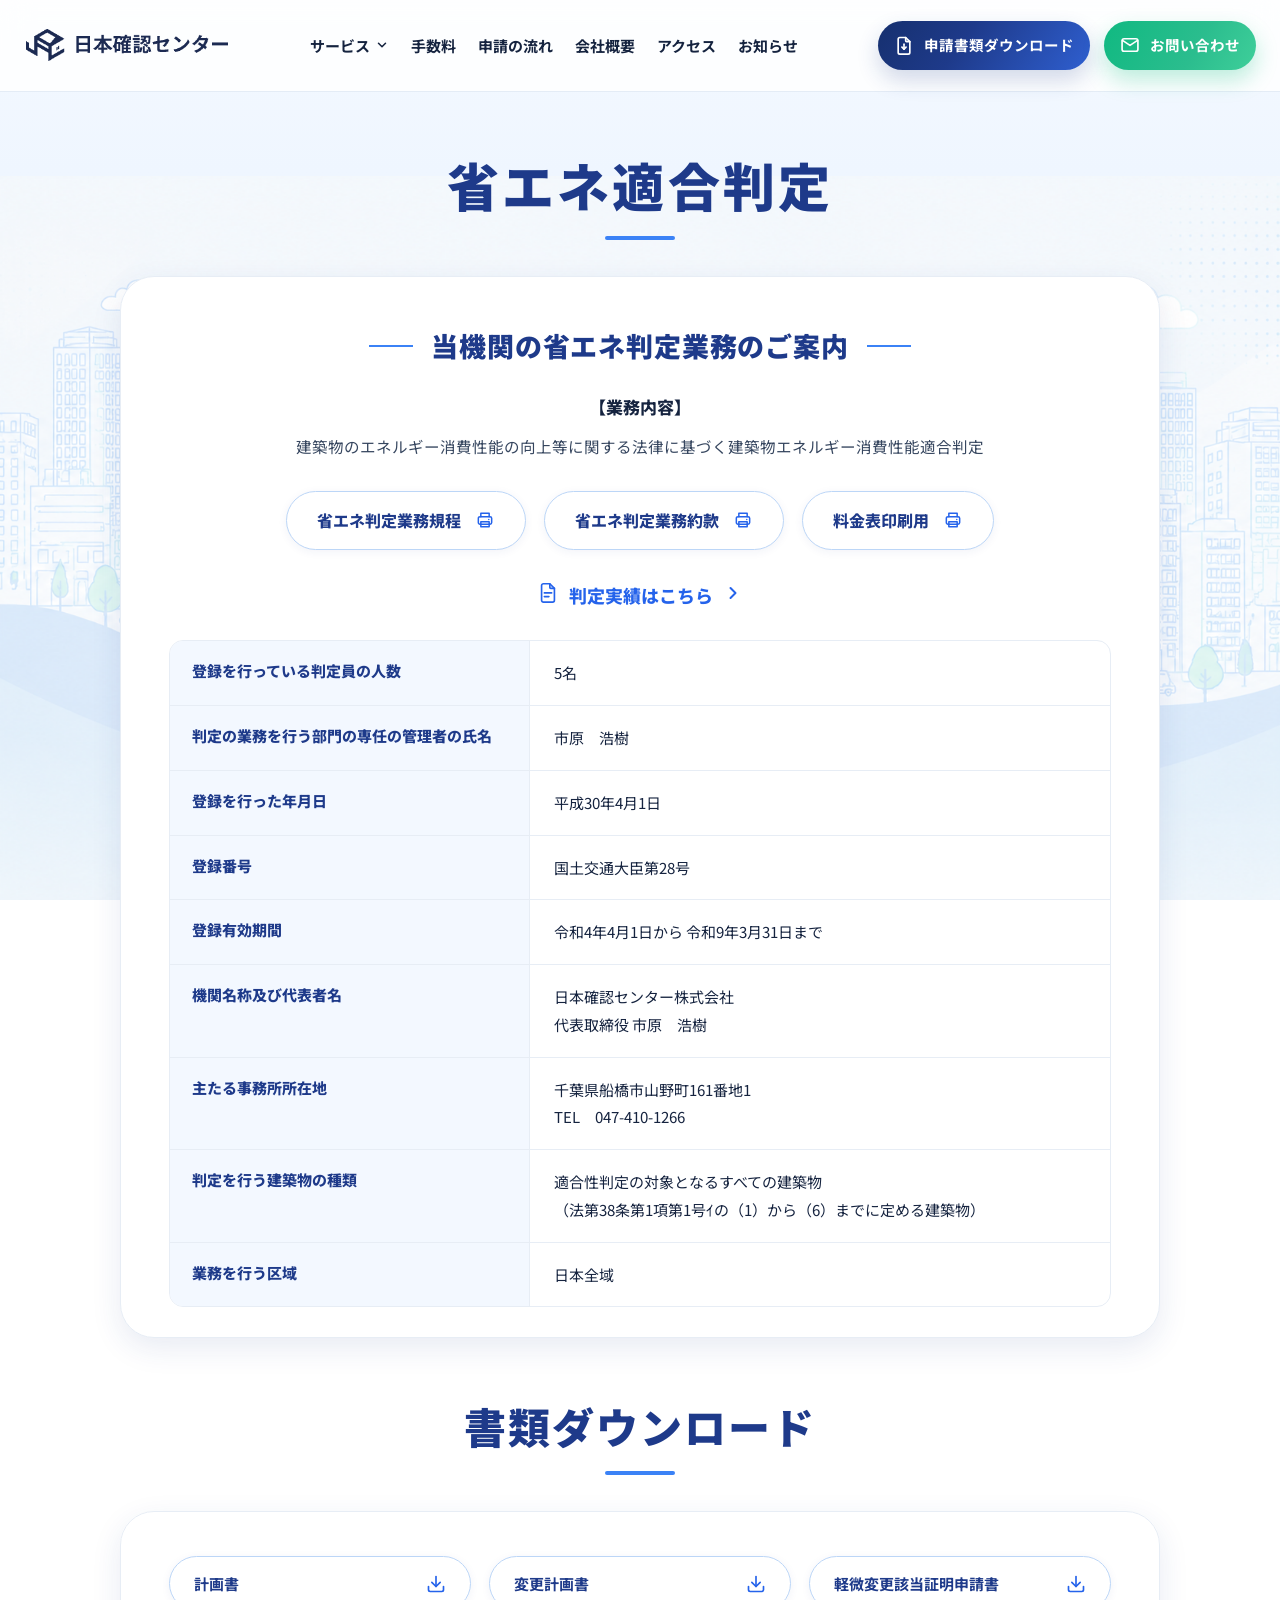
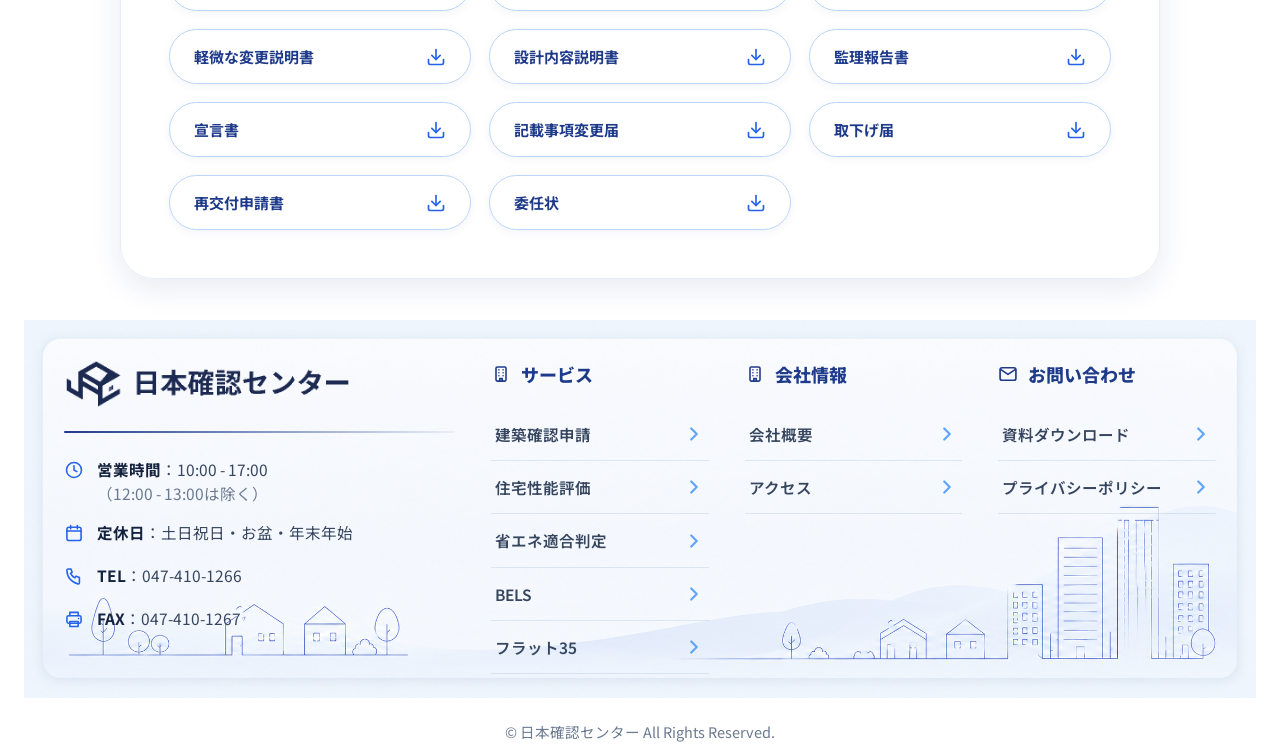
<file: energy.html>
<!DOCTYPE html>
<html lang="ja">
<head>
<meta charset="UTF-8">
<meta name="viewport" content="width=device-width, initial-scale=1.0">
<link rel="icon" type="image/png" sizes="32x32" href="assets/favicon-32.png">
<link rel="icon" type="image/png" sizes="16x16" href="assets/favicon-16.png">
<link rel="apple-touch-icon" sizes="180x180" href="assets/favicon-180.png">
<title>省エネ適合判定｜日本確認センター</title>
<meta name="description" content="省エネ適合判定業務のご案内。省エネルギー基準への適合をスムーズにサポートします。">
<meta property="og:type" content="website">
<meta property="og:site_name" content="日本確認センター">
<meta property="og:locale" content="ja_JP">
<meta property="og:title" content="省エネ適合判定｜日本確認センター">
<meta property="og:description" content="省エネ適合判定業務のご案内。省エネルギー基準への適合をスムーズにサポートします。">
<meta property="og:url" content="https://nihonkakuninn.vercel.app/energy.html">
<meta property="og:image" content="https://nihonkakuninn.vercel.app/assets/og-image.png">
<meta property="og:image:width" content="1200">
<meta property="og:image:height" content="655">
<meta name="twitter:card" content="summary_large_image">
<meta name="twitter:title" content="省エネ適合判定｜日本確認センター">
<meta name="twitter:description" content="省エネ適合判定業務のご案内。省エネルギー基準への適合をスムーズにサポートします。">
<meta name="twitter:image" content="https://nihonkakuninn.vercel.app/assets/og-image.png">

<link rel="preconnect" href="https://fonts.googleapis.com">
<link rel="preconnect" href="https://fonts.gstatic.com" crossorigin>
<link href="https://fonts.googleapis.com/css2?family=Noto+Sans+JP:wght@400;500;700;800;900&display=swap" rel="stylesheet">
<link rel="stylesheet" href="styles.css">
<style>
/* ===================== 省エネ適合判定 page ===================== */
.en-main { padding: 58px 0 0; }
.en-wrap { width: min(1040px, 100% - 48px); margin-inline: auto; }

.en-hero { text-align: center; margin-bottom: 36px; }
.en-hero h1 { font-size: clamp(32px, 4.6vw, 52px); font-weight: 900; color: var(--navy-800); letter-spacing: 0.06em; }
.en-hero__rule { width: 70px; height: 4px; background: var(--blue-500); border-radius: 4px; margin: 16px auto 0; }

/* main card */
.en-card {
  background: #fff; border: 1px solid var(--line);
  border-radius: var(--r-xl); box-shadow: var(--shadow-md);
  padding: 46px 48px 30px; overflow: hidden; margin-bottom: 60px;
}
.en-sechead { display: flex; align-items: center; justify-content: center; gap: 18px; margin-bottom: 24px; }
.en-sechead span { font-size: clamp(20px, 2.4vw, 27px); font-weight: 900; color: var(--navy-800); letter-spacing: 0.03em; white-space: nowrap; }
.en-sechead::before, .en-sechead::after { content: ""; width: 44px; height: 2.5px; background: var(--blue-500); }
.en-biz { text-align: center; margin-bottom: 30px; }
.en-biz__label { font-size: 17px; font-weight: 800; color: var(--ink-900); margin-bottom: 10px; }
.en-biz__desc { font-size: 15.5px; color: var(--ink-700); line-height: 1.85; max-width: 760px; margin-inline: auto; }

.en-prints { display: flex; flex-wrap: wrap; justify-content: center; gap: 18px; margin-bottom: 30px; }
.en-print {
  display: inline-flex; align-items: center; gap: 14px;
  padding: 15px 30px; background: #fff;
  border: 1.6px solid var(--blue-200, #bcd6f7); border-radius: 999px;
  box-shadow: var(--shadow-sm); font-size: 16px; font-weight: 800; color: var(--navy-800);
  transition: transform 0.16s ease, box-shadow 0.18s ease, border-color 0.16s ease;
}
.en-print:hover { transform: translateY(-2px); box-shadow: var(--shadow-md); border-color: var(--blue-500); }
.en-print svg { width: 20px; height: 20px; color: var(--blue-600); }

.en-record { display: flex; justify-content: center; margin-bottom: 30px; }
.en-record a { display: inline-flex; align-items: center; gap: 10px; font-size: 18px; font-weight: 800; color: var(--blue-600); transition: gap 0.16s ease; }
.en-record a:hover { gap: 14px; }
.en-record svg { color: var(--blue-600); }

/* info table */
table.en-table { width: 100%; border-collapse: separate; border-spacing: 0; font-size: 15px; border: 1px solid var(--line); border-radius: 14px; overflow: hidden; }
.en-table th {
  width: 360px; text-align: left; vertical-align: top;
  background: #f3f8ff; color: var(--navy-800); font-weight: 800;
  padding: 18px 22px; border-bottom: 1px solid var(--line); border-right: 1px solid var(--line); line-height: 1.55;
}
.en-table td {
  padding: 18px 24px; border-bottom: 1px solid var(--line);
  color: var(--ink-900); line-height: 1.85; white-space: pre-line; vertical-align: top;
}
.en-table tr:last-child th, .en-table tr:last-child td { border-bottom: none; }

/* documents (住宅性能評価と同じレイアウト) */
.en-docs__title { text-align: center; font-size: clamp(28px, 3.6vw, 42px); font-weight: 900; color: var(--navy-800); letter-spacing: 0.05em; }
.en-docs__rule { width: 70px; height: 4px; background: var(--blue-500); border-radius: 4px; margin: 16px auto 36px; }
.en-docs {
  background: rgba(255,255,255,0.6); border: 1px solid var(--line);
  border-radius: var(--r-xl); box-shadow: var(--shadow-md);
  padding: 44px 48px 48px; margin-bottom: 30px;
}
.en-dl-grid { display: grid; grid-template-columns: repeat(3, 1fr); gap: 18px; }
.en-dl {
  display: flex; align-items: center; gap: 14px;
  padding: 16px 24px; background: #fff;
  border: 1.6px solid var(--blue-200, #bcd6f7); border-radius: 999px;
  box-shadow: var(--shadow-sm); font-size: 15px; font-weight: 700; color: var(--navy-800);
  transition: transform 0.16s ease, box-shadow 0.18s ease, border-color 0.16s ease;
}
.en-dl:hover { transform: translateY(-2px); box-shadow: var(--shadow-md); border-color: var(--blue-500); }
.en-dl .lbl { flex: 1; line-height: 1.4; }
.en-dl svg { width: 20px; height: 20px; flex-shrink: 0; color: var(--blue-600); }

@media (max-width: 860px) {
  .en-dl-grid { grid-template-columns: 1fr 1fr; }
}
@media (max-width: 720px) {
  .en-card { padding: 28px 16px 22px; }
  .en-table, .en-table tbody, .en-table tr, .en-table th, .en-table td { display: block; width: auto; }
  .en-table th { border-right: none; border-bottom: none; padding-bottom: 6px; }
  .en-table td { padding-top: 4px; word-break: break-word; }
  /* en-print pill：余白縮小で「令和7年4月1日〜」の末尾が途切れないように */
  .en-prints { gap: 12px; }
  .en-print { padding: 12px 18px; font-size: 14.5px; gap: 10px; }
  .en-print svg { width: 18px; height: 18px; }
  .en-docs { padding: 28px 16px 32px; }
  .en-dl-grid { grid-template-columns: 1fr; }
  .en-dl { padding: 14px 18px; font-size: 14px; }
}
</style>
</head>
<body>
<div id="bg-slot"></div>
<div class="page">
  <div id="header-slot"></div>

  <main class="en-main" data-screen-label="省エネ適合判定">
    <div class="en-wrap">

      <div class="en-hero">
        <h1>省エネ適合判定</h1>
        <div class="en-hero__rule"></div>
      </div>

      <section class="en-card">
        <div class="en-sechead"><span>当機関の省エネ判定業務のご案内</span></div>
        <div class="en-biz">
          <div class="en-biz__label">【業務内容】</div>
          <p class="en-biz__desc">建築物のエネルギー消費性能の向上等に関する法律に基づく建築物エネルギー消費性能適合判定</p>
        </div>
        <div class="en-prints" id="prints"></div>
        <div class="en-record">
          <a href="https://www.hyoukakyoukai.or.jp/kaiin_kanri/tk_shinsa_jissekis/check" target="_blank" rel="noopener"><span id="rec-ic"></span>判定実績はこちら <span id="rec-chev"></span></a>
        </div>
        <table class="en-table"><tbody id="info-body"></tbody></table>
      </section>

      <section class="en-docs-sec" data-screen-label="省エネ 書類ダウンロード">
        <h2 class="en-docs__title">書類ダウンロード</h2>
        <div class="en-docs__rule"></div>
        <div class="en-docs">
          <div class="en-dl-grid" id="doc-grid"></div>
        </div>
      </section>

    </div>
  </main>

  <div id="footer-slot"></div>
</div>

<script src="site.js"></script>
<script>
const NIC = {
  print: '<svg viewBox="0 0 24 24" fill="none" stroke="currentColor" stroke-width="1.8" stroke-linecap="round" stroke-linejoin="round"><path d="M7 8V4h10v4"/><rect x="4" y="8" width="16" height="9" rx="2"/><path d="M7 14h10v6H7z"/><path d="M16.5 11.5h0"/></svg>',
  dl: '<svg viewBox="0 0 24 24" fill="none" stroke="currentColor" stroke-width="2" stroke-linecap="round" stroke-linejoin="round"><path d="M21 15v4a2 2 0 0 1-2 2H5a2 2 0 0 1-2-2v-4"/><path d="M7 10l5 5 5-5"/><path d="M12 15V3"/></svg>',
  doc: '<svg width="22" height="22" viewBox="0 0 24 24" fill="none" stroke="currentColor" stroke-width="1.8" stroke-linecap="round" stroke-linejoin="round"><path d="M14 3v4a1 1 0 0 0 1 1h4"/><path d="M5 21V5a2 2 0 0 1 2-2h7l5 5v13a2 2 0 0 1-2 2H7a2 2 0 0 1-2-2Z"/><path d="M8 13h8M8 17h5"/></svg>',
  chev: '<svg width="20" height="20" viewBox="0 0 24 24" fill="none" stroke="currentColor" stroke-width="2.4" stroke-linecap="round" stroke-linejoin="round"><path d="m9 6 6 6-6 6"/></svg>',
};
document.getElementById("rec-ic").innerHTML = NIC.doc;
document.getElementById("rec-chev").innerHTML = NIC.chev;

const PRINTS = [
  { name: "省エネ判定業務規程", url: "https://drive.google.com/file/d/1zhVsEvVZhz0icdww8Xv_jmJgNZQdd5pI/view" },
  { name: "省エネ判定業務約款", url: "https://drive.google.com/file/d/1JvwreTYlMhTBiv7mVwX3iLsZ0c_TGRsb/view" },
  { name: "料金表印刷用",       url: "https://drive.google.com/file/d/1XhggA7qCNzMPblJgDFvxYDQJP25afInM/view" },
];
document.getElementById("prints").innerHTML = PRINTS.map(p =>
  `<a class="en-print" href="${p.url}" target="_blank" rel="noopener">${p.name} ${NIC.print}</a>`).join("");

const INFO = [
  ["登録を行っている判定員の人数", "5名"],
  ["判定の業務を行う部門の専任の管理者の氏名", "市原　浩樹"],
  ["登録を行った年月日", "平成30年4月1日"],
  ["登録番号", "国土交通大臣第28号"],
  ["登録有効期間", "令和4年4月1日から 令和9年3月31日まで"],
  ["機関名称及び代表者名", "日本確認センター株式会社\n代表取締役 市原　浩樹"],
  ["主たる事務所所在地", "千葉県船橋市山野町161番地1\nTEL　047-410-1266"],
  ["判定を行う建築物の種類", "適合性判定の対象となるすべての建築物\n（法第38条第1項第1号ｲの（1）から（6）までに定める建築物）"],
  ["業務を行う区域", "日本全域"],
];
document.getElementById("info-body").innerHTML = INFO.map(([th, td]) =>
  `<tr><th>${th}</th><td>${td}</td></tr>`).join("");

const DOCS = [
  { name: "計画書",               url: "https://drive.google.com/file/d/1e_foMVzrpEVRdljYjHa5vg9FhFXgbR_8/view" },
  { name: "変更計画書",           url: "https://drive.google.com/file/d/1tNe4yxPOrf1837AmY03ACk50Hj7bE9bt/view" },
  { name: "軽微変更該当証明申請書", url: "https://drive.google.com/file/d/16DL_Fe1aIvjOxIgxWLxtl9aAO5nw5OrS/view" },
  { name: "軽微な変更説明書",     url: "https://drive.google.com/file/d/1vei08ZtHJFrqCx1zub73tlBJSR1p28S8/view" },
  { name: "設計内容説明書",       url: "https://drive.google.com/file/d/1cCkkOhPhdiCwDAtRTfKcN4zPPPAxb0YR/view" },
  { name: "監理報告書",           url: "https://drive.google.com/file/d/1O04CJSO_r-9VmJylIqBAG19W8KYozJPY/view" },
  { name: "宣言書",               url: "https://drive.google.com/file/d/1zDW8P_Z1DCLo_0RwTTGlMd7Nei5H3udw/view" },
  { name: "記載事項変更届",       url: "https://drive.google.com/file/d/1OpYHnpy8xs3cjwUYSXtK6u9sij1DJgrG/view" },
  { name: "取下げ届",             url: "https://drive.google.com/file/d/1o5C0H4RsyN8sH69kpfyEIju9AMju_Plj/view" },
  { name: "再交付申請書",         url: "https://drive.google.com/file/d/1_dTo0Ngyrpjb39X_mUxvCMuWY6cQ8XST/view" },
  { name: "委任状",               url: "https://drive.google.com/file/d/1SqDoO55kWavom1DVDSWwF_kJMTrqRH5r/view" },
];
document.getElementById("doc-grid").innerHTML = DOCS.map(d => {
  const ext = d.url && d.url !== "#" ? ' target="_blank" rel="noopener"' : "";
  return `<a class="en-dl" href="${d.url}"${ext}><span class="lbl">${d.name}</span>${NIC.dl}</a>`;
}).join("");
</script>
</body>
</html>
</file>
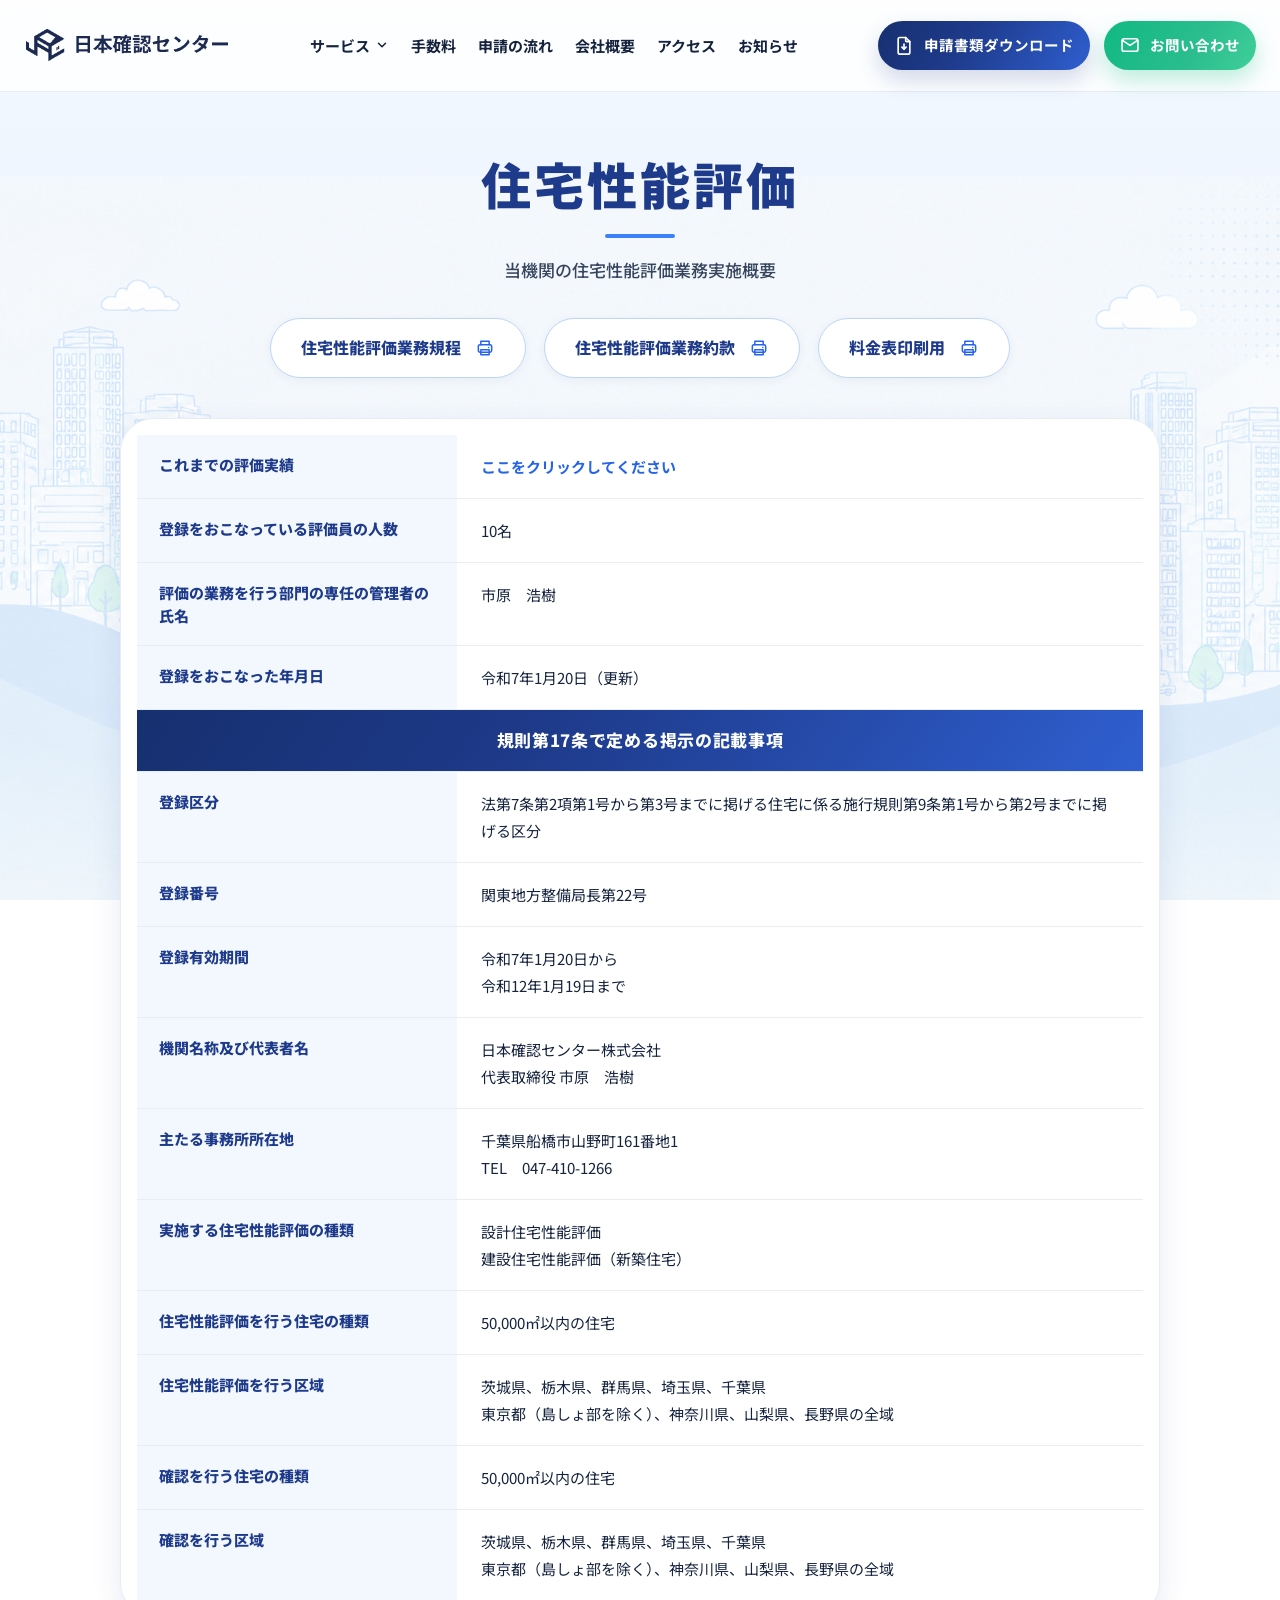
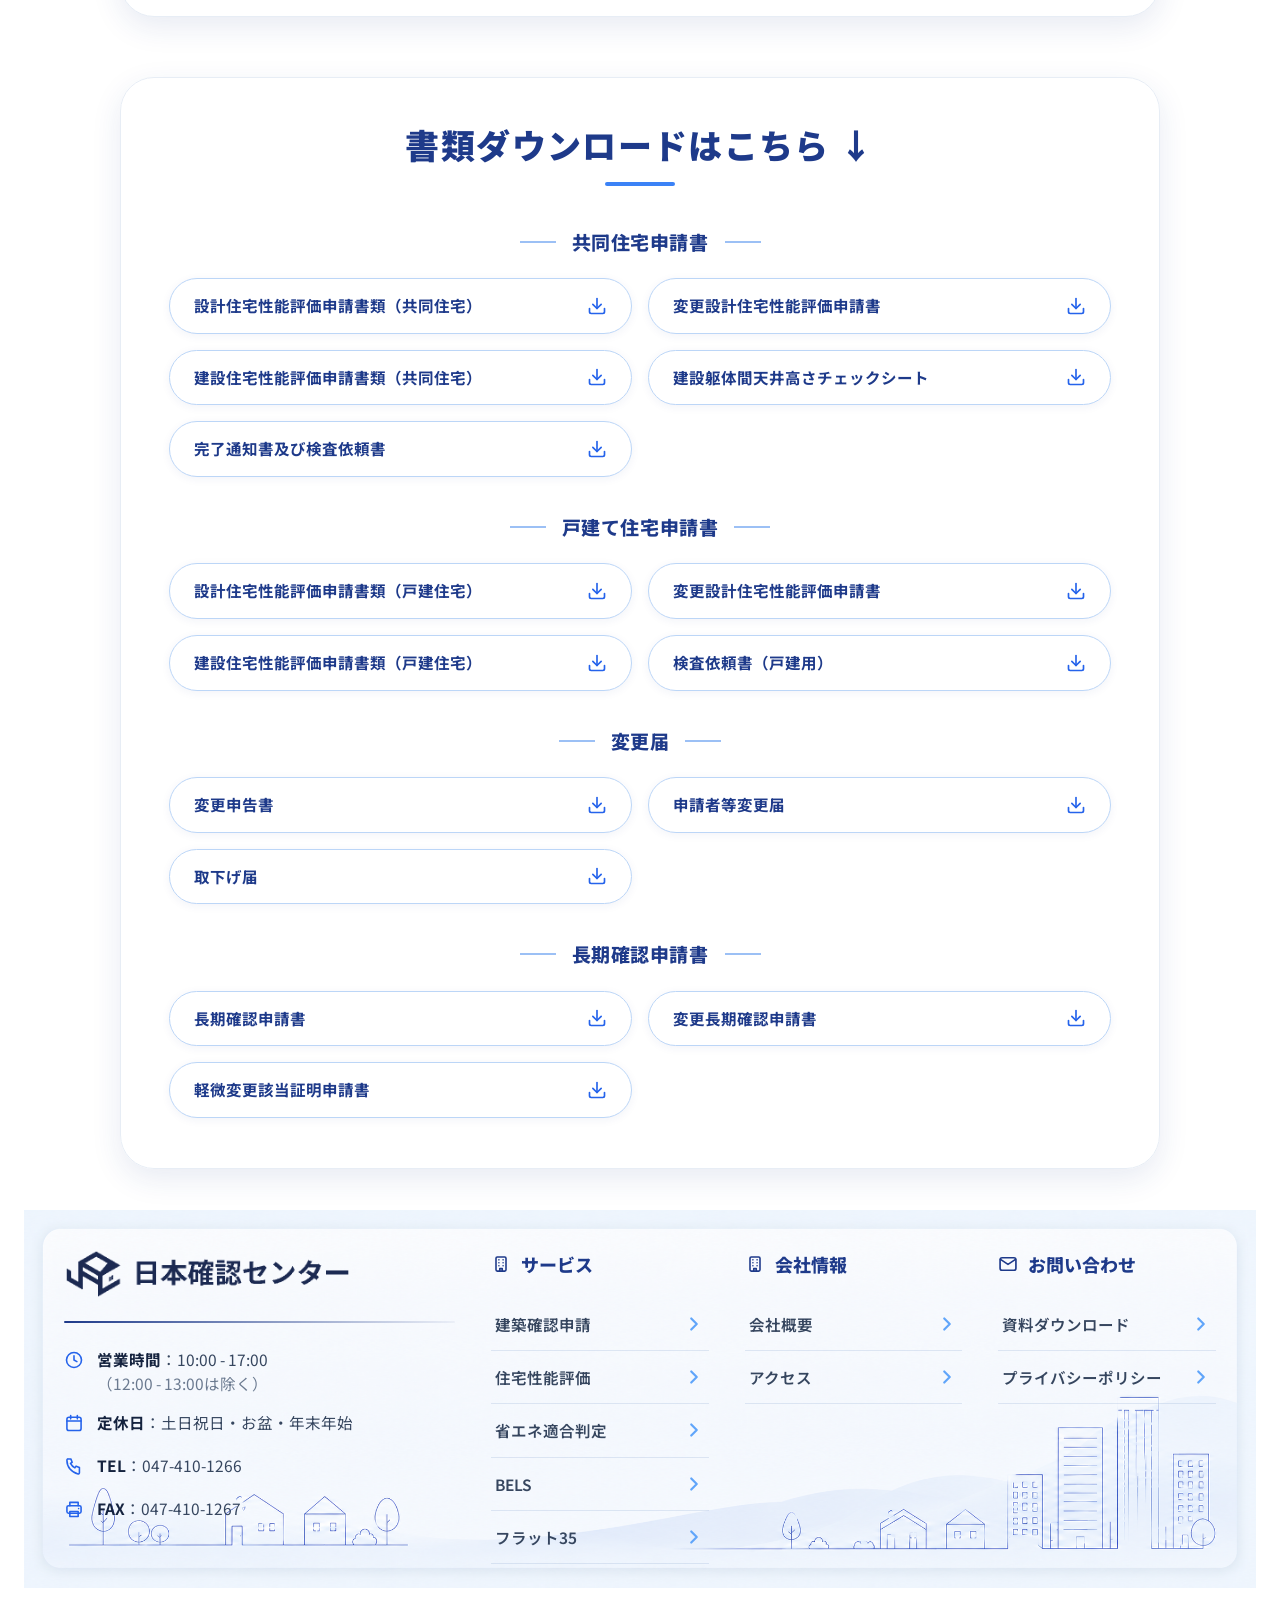
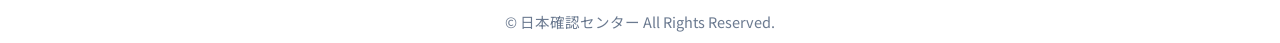
<file: evaluation.html>
<!DOCTYPE html>
<html lang="ja">
<head>
<meta charset="UTF-8">
<meta name="viewport" content="width=device-width, initial-scale=1.0">
<link rel="icon" type="image/png" sizes="32x32" href="assets/favicon-32.png">
<link rel="icon" type="image/png" sizes="16x16" href="assets/favicon-16.png">
<link rel="apple-touch-icon" sizes="180x180" href="assets/favicon-180.png">
<title>住宅性能評価｜日本確認センター</title>
<meta name="description" content="住宅性能評価業務のご案内。安心・安全な住まいづくりを支援します。">
<meta property="og:type" content="website">
<meta property="og:site_name" content="日本確認センター">
<meta property="og:locale" content="ja_JP">
<meta property="og:title" content="住宅性能評価｜日本確認センター">
<meta property="og:description" content="住宅性能評価業務のご案内。安心・安全な住まいづくりを支援します。">
<meta property="og:url" content="https://nihonkakuninn.vercel.app/evaluation.html">
<meta property="og:image" content="https://nihonkakuninn.vercel.app/assets/og-image.png">
<meta property="og:image:width" content="1200">
<meta property="og:image:height" content="655">
<meta name="twitter:card" content="summary_large_image">
<meta name="twitter:title" content="住宅性能評価｜日本確認センター">
<meta name="twitter:description" content="住宅性能評価業務のご案内。安心・安全な住まいづくりを支援します。">
<meta name="twitter:image" content="https://nihonkakuninn.vercel.app/assets/og-image.png">

<link rel="preconnect" href="https://fonts.googleapis.com">
<link rel="preconnect" href="https://fonts.gstatic.com" crossorigin>
<link href="https://fonts.googleapis.com/css2?family=Noto+Sans+JP:wght@400;500;700;800;900&display=swap" rel="stylesheet">
<link rel="stylesheet" href="styles.css">
<style>
/* ===================== 住宅性能評価 page ===================== */
.ev-main { padding: 58px 0 0; }
.ev-wrap { width: min(1040px, 100% - 48px); margin-inline: auto; }

.ev-hero { text-align: center; margin-bottom: 34px; }
.ev-hero h1 { font-size: clamp(32px, 4.4vw, 50px); font-weight: 900; color: var(--navy-800); letter-spacing: 0.06em; }
.ev-hero__rule { width: 70px; height: 4px; background: var(--blue-500); border-radius: 4px; margin: 16px auto 18px; }
.ev-hero p { font-size: 17px; color: var(--ink-700); font-weight: 500; }

/* print buttons */
.ev-prints { display: flex; flex-wrap: wrap; justify-content: center; gap: 18px; margin-bottom: 40px; }
.ev-print {
  display: inline-flex; align-items: center; gap: 14px;
  padding: 15px 30px; background: #fff;
  border: 1.6px solid var(--blue-200, #bcd6f7); border-radius: 999px;
  box-shadow: var(--shadow-sm); font-size: 16px; font-weight: 800; color: var(--navy-800);
  transition: transform 0.16s ease, box-shadow 0.18s ease, border-color 0.16s ease;
}
.ev-print:hover { transform: translateY(-2px); box-shadow: var(--shadow-md); border-color: var(--blue-500); }
.ev-print svg { width: 20px; height: 20px; color: var(--blue-600); }

/* info table */
.ev-card {
  background: #fff; border: 1px solid var(--line);
  border-radius: var(--r-xl); box-shadow: var(--shadow-md);
  padding: 16px; overflow: hidden; margin-bottom: 60px;
}
table.ev-table { width: 100%; border-collapse: separate; border-spacing: 0; font-size: 15px; }
.ev-table th {
  width: 320px; text-align: left; vertical-align: top;
  background: #f3f8ff; color: var(--navy-800); font-weight: 800;
  padding: 18px 22px; border-bottom: 1px solid var(--line); line-height: 1.55;
}
.ev-table td {
  padding: 18px 24px; border-bottom: 1px solid var(--line);
  color: var(--ink-900); line-height: 1.8; white-space: pre-line; vertical-align: top;
}
.ev-table tr:last-child th, .ev-table tr:last-child td { border-bottom: none; }
.ev-table .band td {
  background: var(--grad-navy); color: #fff; text-align: center;
  font-size: 17px; font-weight: 800; letter-spacing: 0.04em; padding: 15px;
}
.ev-table a { color: var(--blue-600); font-weight: 700; }
.ev-table a:hover { text-decoration: underline; }

/* documents */
.ev-docs {
  background: rgba(255,255,255,0.6); border: 1px solid var(--line);
  border-radius: var(--r-xl); box-shadow: var(--shadow-md);
  padding: 44px 48px 50px; margin-bottom: 30px;
}
.ev-docs__title { text-align: center; font-size: clamp(24px, 3vw, 34px); font-weight: 900; color: var(--navy-800); letter-spacing: 0.04em; }
.ev-docs__rule { width: 70px; height: 4px; background: var(--blue-500); border-radius: 4px; margin: 14px auto 40px; }
.ev-group { margin-bottom: 34px; }
.ev-group:last-child { margin-bottom: 0; }
.ev-group__label { display: flex; align-items: center; justify-content: center; gap: 16px; margin-bottom: 20px; }
.ev-group__label span { font-size: 19px; font-weight: 800; color: var(--navy-800); letter-spacing: 0.03em; white-space: nowrap; }
.ev-group__label::before, .ev-group__label::after { content: ""; width: 36px; height: 2px; background: var(--blue-300, #9cc0f5); }
.ev-dl-grid { display: grid; grid-template-columns: 1fr 1fr; gap: 16px; }
.ev-dl {
  display: flex; align-items: center; gap: 14px;
  padding: 16px 24px; background: #fff;
  border: 1.6px solid var(--blue-200, #bcd6f7); border-radius: 999px;
  box-shadow: var(--shadow-sm); font-size: 15.5px; font-weight: 700; color: var(--navy-800);
  transition: transform 0.16s ease, box-shadow 0.18s ease, border-color 0.16s ease;
}
.ev-dl:hover { transform: translateY(-2px); box-shadow: var(--shadow-md); border-color: var(--blue-500); }
.ev-dl .lbl { flex: 1; line-height: 1.4; }
.ev-dl svg { width: 20px; height: 20px; flex-shrink: 0; color: var(--blue-600); }

@media (max-width: 720px) {
  .ev-card { padding: 10px; }
  .ev-table, .ev-table tbody, .ev-table tr, .ev-table th, .ev-table td { display: block; width: auto; }
  .ev-table th { border-bottom: none; padding-bottom: 6px; }
  .ev-table td { padding-top: 4px; }
  .ev-table .band td { display: block; }
  .ev-docs { padding: 32px 20px 36px; }
  .ev-dl-grid { grid-template-columns: 1fr; }
}
</style>
</head>
<body>
<div id="bg-slot"></div>
<div class="page">
  <div id="header-slot"></div>

  <main class="ev-main" data-screen-label="住宅性能評価">
    <div class="ev-wrap">

      <div class="ev-hero">
        <h1>住宅性能評価</h1>
        <div class="ev-hero__rule"></div>
        <p>当機関の住宅性能評価業務実施概要</p>
      </div>

      <div class="ev-prints" id="prints"></div>

      <section class="ev-card">
        <table class="ev-table"><tbody id="info-body"></tbody></table>
      </section>

      <section class="ev-docs" data-screen-label="住宅性能評価 書類ダウンロード">
        <h2 class="ev-docs__title">書類ダウンロードはこちら ↓</h2>
        <div class="ev-docs__rule"></div>
        <div id="doc-groups"></div>
      </section>

    </div>
  </main>

  <div id="footer-slot"></div>
</div>

<script src="site.js"></script>
<script>
const EIC = {
  print: '<svg viewBox="0 0 24 24" fill="none" stroke="currentColor" stroke-width="1.8" stroke-linecap="round" stroke-linejoin="round"><path d="M7 8V4h10v4"/><rect x="4" y="8" width="16" height="9" rx="2"/><path d="M7 14h10v6H7z"/><path d="M16.5 11.5h0"/></svg>',
  dl: '<svg viewBox="0 0 24 24" fill="none" stroke="currentColor" stroke-width="2" stroke-linecap="round" stroke-linejoin="round"><path d="M21 15v4a2 2 0 0 1-2 2H5a2 2 0 0 1-2-2v-4"/><path d="M7 10l5 5 5-5"/><path d="M12 15V3"/></svg>',
};

const PRINTS = [
  { name: "住宅性能評価業務規程", url: "https://drive.google.com/file/d/1v6iTFGAywQsrFdphDPEVVQDJnhi3GkJL/view" },
  { name: "住宅性能評価業務約款", url: "https://drive.google.com/file/d/1H-33_hashQoDPD7fw6iTjczmccNof_aa/view" },
  { name: "料金表印刷用",         url: "https://drive.google.com/file/d/1e-Tus-8MitU6v1ZWzIn0BSLzemugdeIS/view" },
];
document.getElementById("prints").innerHTML = PRINTS.map(p =>
  `<a class="ev-print" href="${p.url}" target="_blank" rel="noopener">${p.name} ${EIC.print}</a>`).join("");

const INFO = [
  { th: "これまでの評価実績", td: '<a href="https://www.hyoukakyoukai.or.jp/teikyo_joho/jisseki.php" target="_blank" rel="noopener">ここをクリックしてください</a>' },
  { th: "登録をおこなっている評価員の人数", td: "10名" },
  { th: "評価の業務を行う部門の専任の管理者の氏名", td: "市原　浩樹" },
  { th: "登録をおこなった年月日", td: "令和7年1月20日（更新）" },
  { band: "規則第17条で定める掲示の記載事項" },
  { th: "登録区分", td: "法第7条第2項第1号から第3号までに掲げる住宅に係る施行規則第9条第1号から第2号までに掲げる区分" },
  { th: "登録番号", td: "関東地方整備局長第22号" },
  { th: "登録有効期間", td: "令和7年1月20日から\n令和12年1月19日まで" },
  { th: "機関名称及び代表者名", td: "日本確認センター株式会社\n代表取締役 市原　浩樹" },
  { th: "主たる事務所所在地", td: "千葉県船橋市山野町161番地1\nTEL　047-410-1266" },
  { th: "実施する住宅性能評価の種類", td: "設計住宅性能評価\n建設住宅性能評価（新築住宅）" },
  { th: "住宅性能評価を行う住宅の種類", td: "50,000㎡以内の住宅" },
  { th: "住宅性能評価を行う区域", td: "茨城県、栃木県、群馬県、埼玉県、千葉県\n東京都（島しょ部を除く）、神奈川県、山梨県、長野県の全域" },
  { th: "確認を行う住宅の種類", td: "50,000㎡以内の住宅" },
  { th: "確認を行う区域", td: "茨城県、栃木県、群馬県、埼玉県、千葉県\n東京都（島しょ部を除く）、神奈川県、山梨県、長野県の全域" },
];
document.getElementById("info-body").innerHTML = INFO.map(r =>
  r.band ? `<tr class="band"><td colspan="2">${r.band}</td></tr>`
         : `<tr><th>${r.th}</th><td>${r.td}</td></tr>`).join("");

const DOC_GROUPS = [
  { label: "共同住宅申請書", items: [
    { name: "設計住宅性能評価申請書類（共同住宅）", url: "https://drive.google.com/uc?export=download&id=1gWQuIt8LVD0xK9cduB7HEemmmI82Ubxt" },
    { name: "変更設計住宅性能評価申請書",           url: "https://drive.google.com/file/d/1_-AS2tE9Ky22JkcTTtlzlwEYacV2CoY5/view" },
    { name: "建設住宅性能評価申請書類（共同住宅）", url: "https://drive.google.com/uc?export=download&id=1VmQrTLUyM5QXPFLGmRysY_-gqoxPlHg5" },
    { name: "建設躯体間天井高さチェックシート",     url: "https://drive.google.com/file/d/1ZmM7Ws5ftI8G-zo45SVuvYEqBHBRWdZ7/view" },
    { name: "完了通知書及び検査依頼書",             url: "https://drive.google.com/file/d/1AW-3rzUwUy1ennmREg4ygMR3JBJSbN43/view" },
  ]},
  { label: "戸建て住宅申請書", items: [
    { name: "設計住宅性能評価申請書類（戸建住宅）", url: "https://drive.google.com/uc?export=download&id=1P1PkYGltY0XCyi0BECa87HPd6UIAZOZj" },
    { name: "変更設計住宅性能評価申請書",           url: "https://drive.google.com/file/d/1saq6CPbmfwvKqIUdSFGhTOAt3m6-fMp9/view" },
    { name: "建設住宅性能評価申請書類（戸建住宅）", url: "https://drive.google.com/uc?export=download&id=1cQ81sgWnZnvHTylDUJ2PCQs9mLXFWYAE" },
    { name: "検査依頼書（戸建用）",                 url: "https://drive.google.com/file/d/13heYcP2jjWgz3A58rFErF8MiCLcDPpgr/view" },
  ]},
  { label: "変更届", items: [
    { name: "変更申告書",     url: "https://drive.google.com/file/d/16gBT9yQYuBt-ELlSYOyqI3Y4b5SWX2uf/view" },
    { name: "申請者等変更届", url: "https://drive.google.com/file/d/1_WwgkIoJnBrwEHnPn_eqb7hPWeSkTits/view" },
    { name: "取下げ届",       url: "https://drive.google.com/file/d/19MVg4YTR0ispr52_jleB2S_5k_YaSDrK/view" },
  ]},
  { label: "長期確認申請書", items: [
    { name: "長期確認申請書",       url: "https://drive.google.com/file/d/1Pqi3YnPeKkE80Dn1TPatpAMOdsocAZZv/view" },
    { name: "変更長期確認申請書",   url: "https://drive.google.com/file/d/1UvYiyYil40m2ZK1-isqonKeK0LLXl7mP/view" },
    { name: "軽微変更該当証明申請書", url: "https://drive.google.com/file/d/1fWUioFqbyzuYbojvcuvVLaGdVzCdwg2L/view" },
  ]},
];
document.getElementById("doc-groups").innerHTML = DOC_GROUPS.map(g => `
  <div class="ev-group">
    <div class="ev-group__label"><span>${g.label}</span></div>
    <div class="ev-dl-grid">
      ${g.items.map(it => `<a class="ev-dl" href="${it.url}" target="_blank" rel="noopener"><span class="lbl">${it.name}</span>${EIC.dl}</a>`).join("")}
    </div>
  </div>`).join("");
</script>
</body>
</html>
</file>
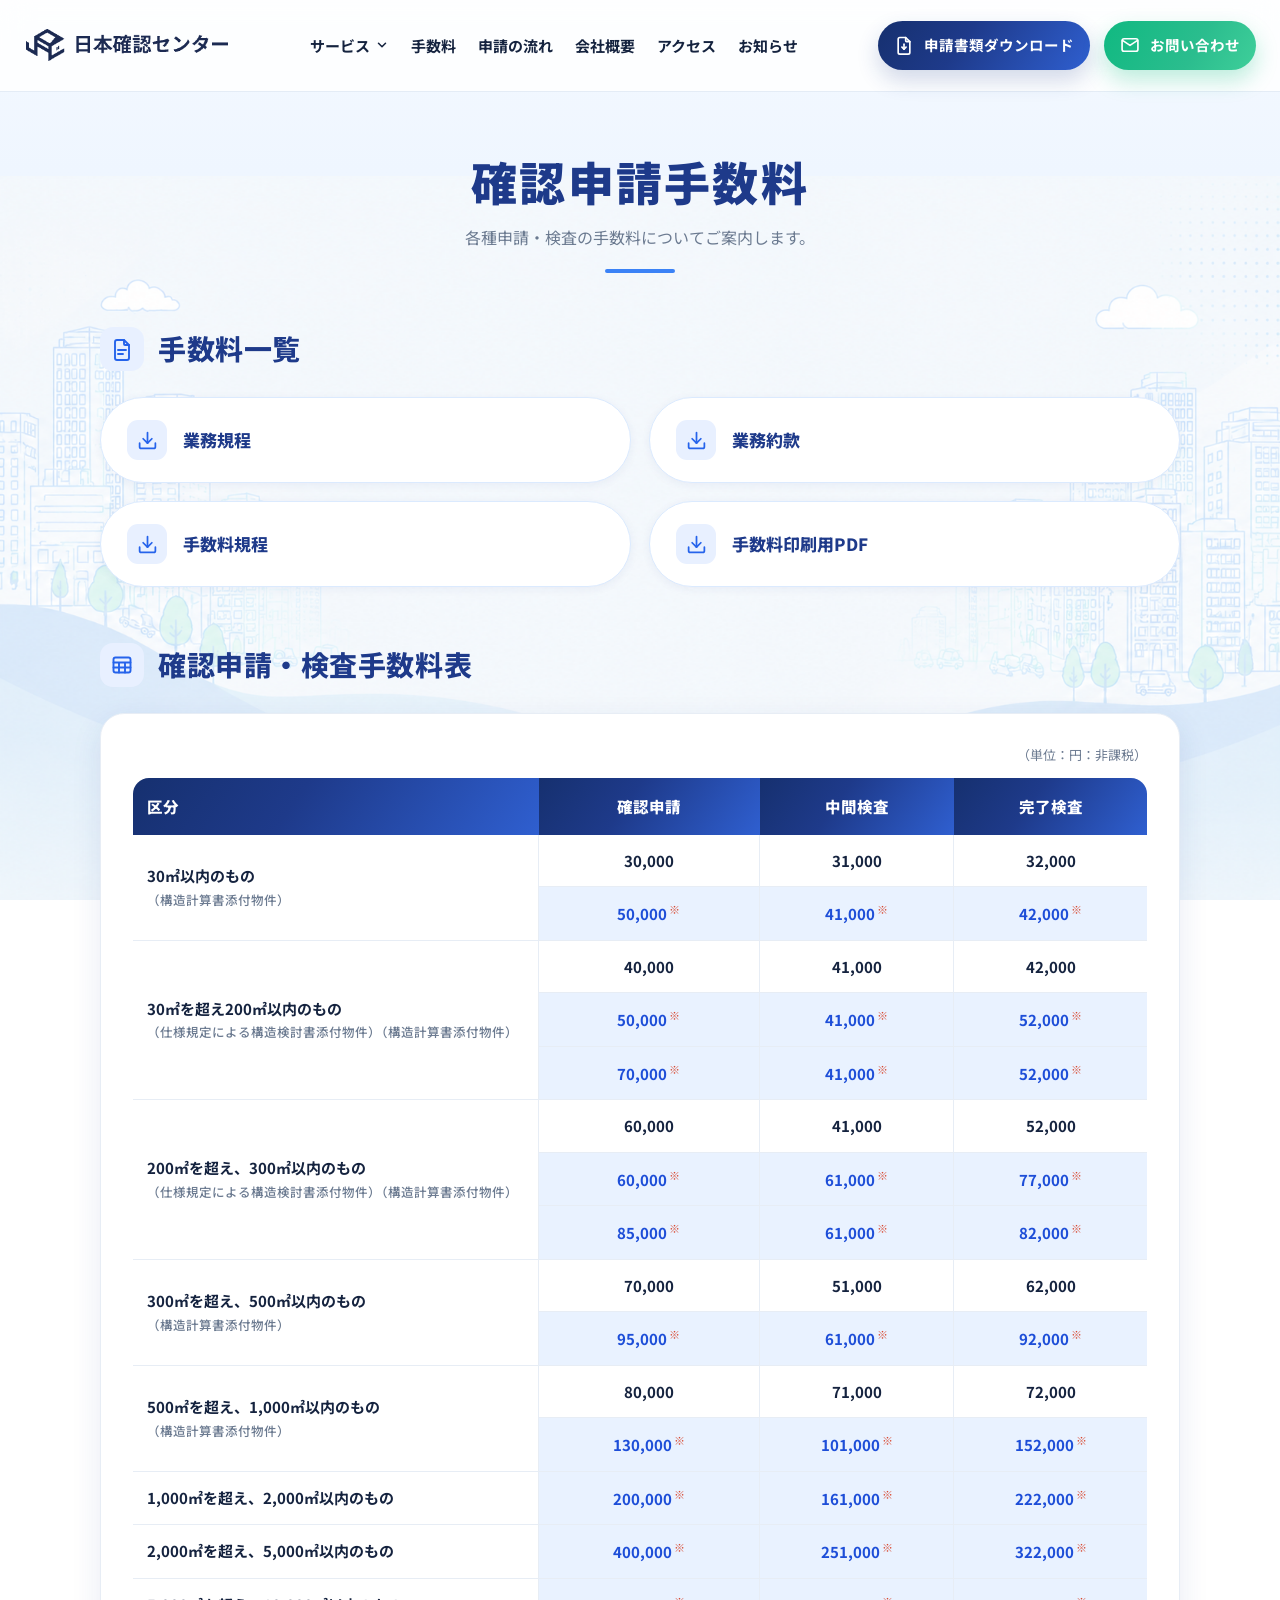
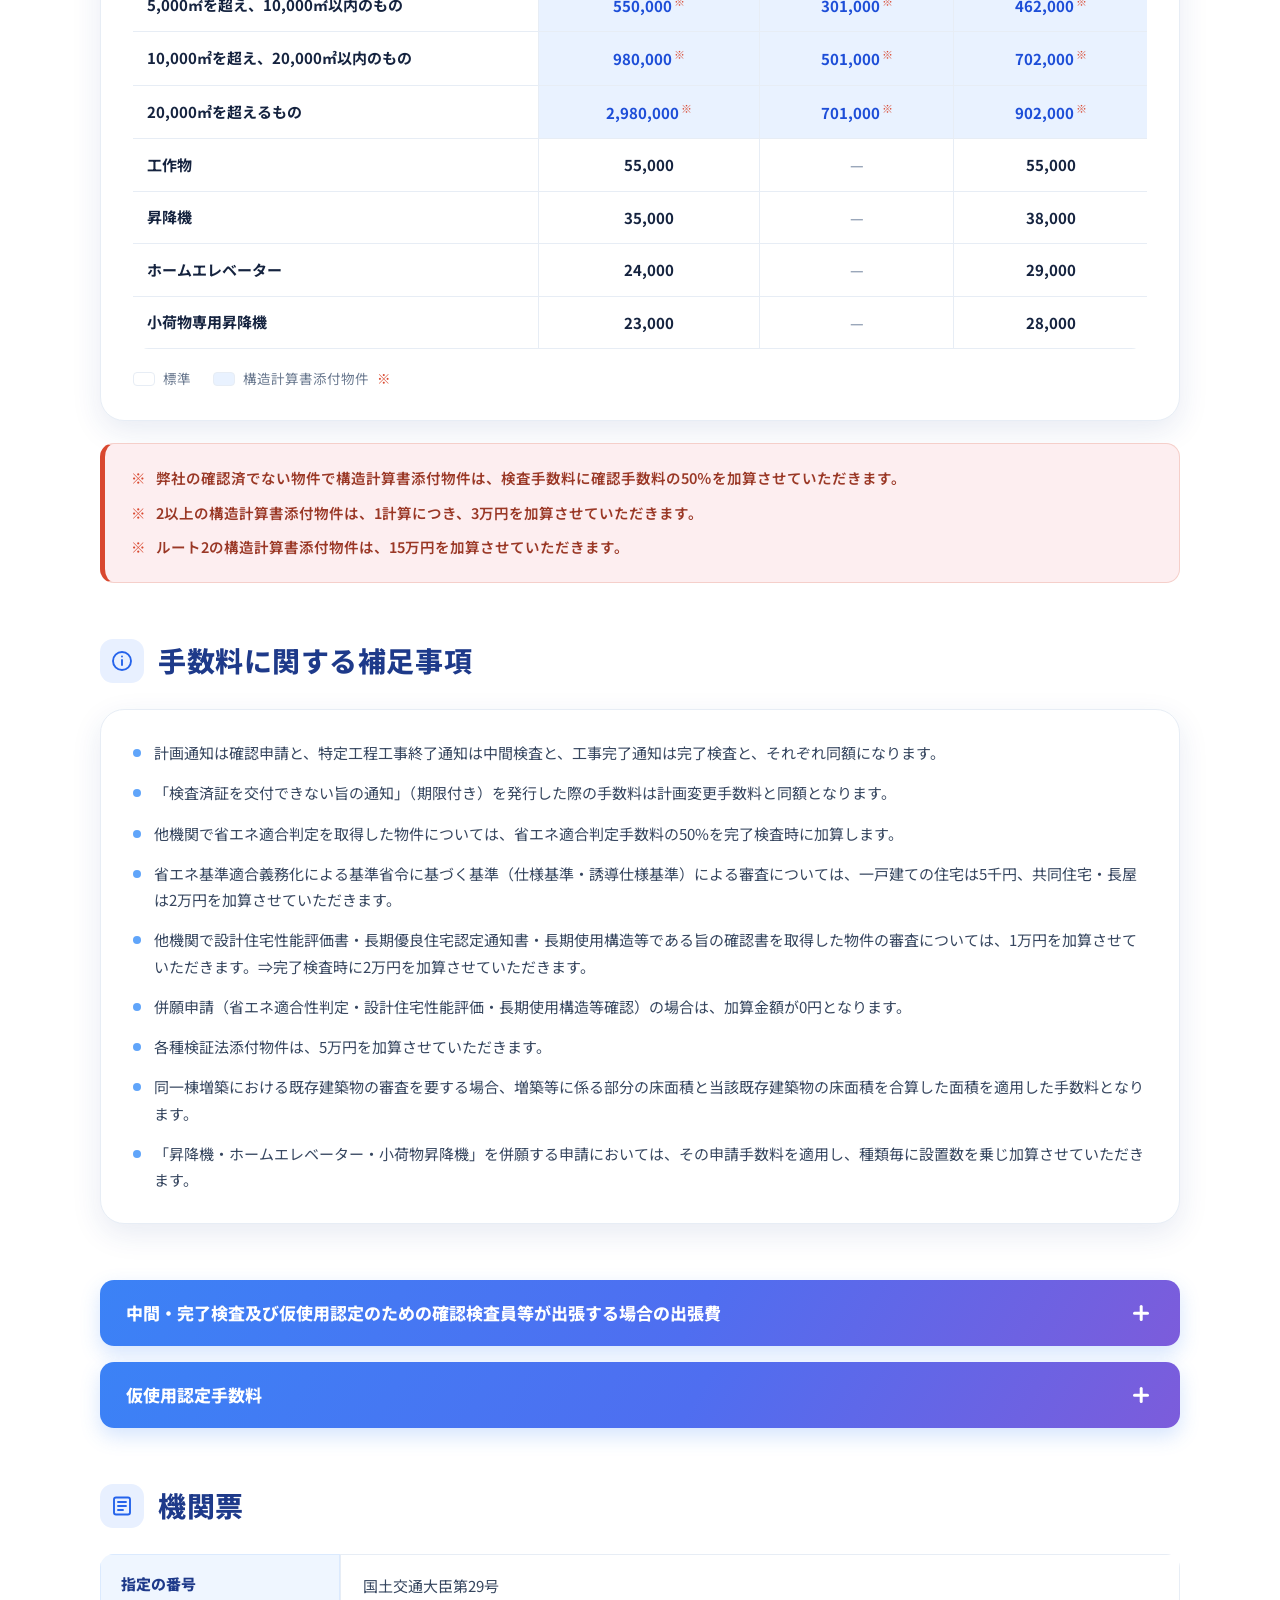
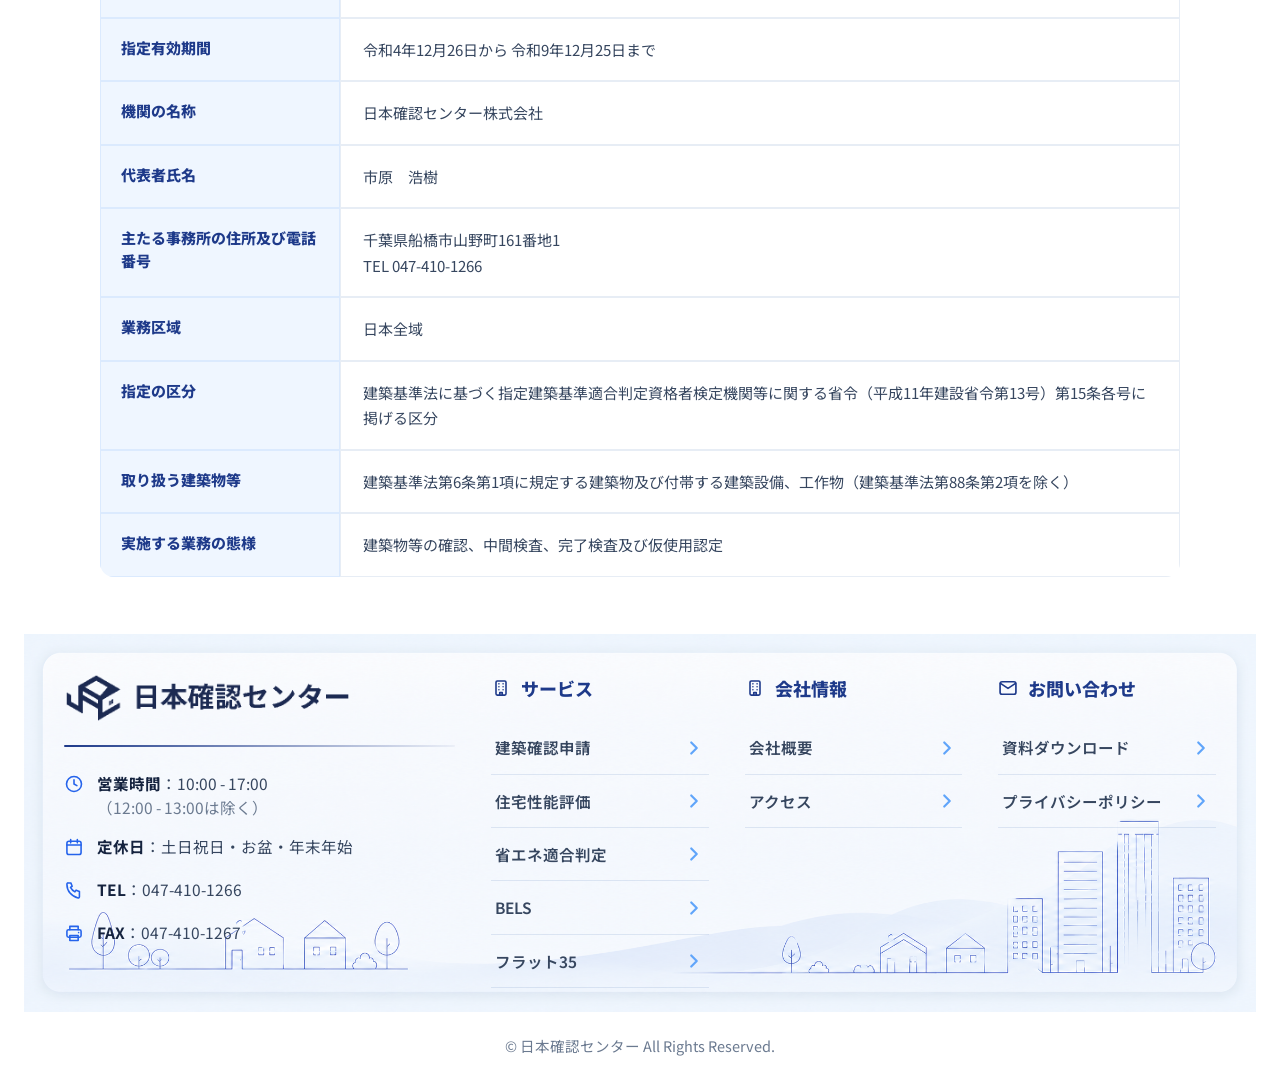
<file: fees.html>
<!DOCTYPE html>
<html lang="ja">
<head>
<meta charset="UTF-8">
<meta name="viewport" content="width=device-width, initial-scale=1.0">
<link rel="icon" type="image/png" sizes="32x32" href="assets/favicon-32.png">
<link rel="icon" type="image/png" sizes="16x16" href="assets/favicon-16.png">
<link rel="apple-touch-icon" sizes="180x180" href="assets/favicon-180.png">
<title>確認申請手数料｜日本確認センター</title>
<meta name="description" content="確認申請・中間検査・完了検査の手数料一覧と各種規定をご案内します。">
<meta property="og:type" content="website">
<meta property="og:site_name" content="日本確認センター">
<meta property="og:locale" content="ja_JP">
<meta property="og:title" content="確認申請手数料｜日本確認センター">
<meta property="og:description" content="確認申請・中間検査・完了検査の手数料一覧と各種規定をご案内します。">
<meta property="og:url" content="https://nihonkakuninn.vercel.app/fees.html">
<meta property="og:image" content="https://nihonkakuninn.vercel.app/assets/og-image.png">
<meta property="og:image:width" content="1200">
<meta property="og:image:height" content="655">
<meta name="twitter:card" content="summary_large_image">
<meta name="twitter:title" content="確認申請手数料｜日本確認センター">
<meta name="twitter:description" content="確認申請・中間検査・完了検査の手数料一覧と各種規定をご案内します。">
<meta name="twitter:image" content="https://nihonkakuninn.vercel.app/assets/og-image.png">

<link rel="preconnect" href="https://fonts.googleapis.com">
<link rel="preconnect" href="https://fonts.gstatic.com" crossorigin>
<link href="https://fonts.googleapis.com/css2?family=Noto+Sans+JP:wght@400;500;700;800;900&display=swap" rel="stylesheet">
<link rel="stylesheet" href="styles.css">
<style>
/* ===================== 手数料 page ===================== */
:root { --coral: #d9482f; --coral-bg: #fdeef0; }
.fee-main { padding: 58px 0 0; }
.fee-wrap { width: min(1080px, 100% - 48px); margin-inline: auto; }

/* page hero */
.fee-hero { text-align: center; margin-bottom: 54px; }
.fee-hero h1 {
  font-size: clamp(30px, 4vw, 46px); font-weight: 900;
  color: var(--navy-800); letter-spacing: 0.05em;
}
.fee-hero p { margin-top: 12px; font-size: 16px; color: var(--ink-500); }
.fee-hero__rule { width: 70px; height: 4px; background: var(--blue-500); border-radius: 4px; margin: 18px auto 0; }

/* section heading */
.fee-sec { margin-bottom: 56px; }
.fee-sec__head {
  display: flex; align-items: center; gap: 14px; margin-bottom: 26px;
}
.fee-sec__head .ic {
  width: 44px; height: 44px; flex-shrink: 0; border-radius: 13px;
  background: var(--tint-blue); color: var(--blue-600);
  display: grid; place-items: center;
}
.fee-sec__head .ic svg { width: 24px; height: 24px; }
.fee-sec__head h2 { font-size: clamp(22px, 2.6vw, 28px); font-weight: 800; color: var(--navy-800); letter-spacing: 0.02em; }

/* download cards */
.fee-dl-grid {
  display: grid; grid-template-columns: repeat(2, 1fr); gap: 18px;
}
.fee-dl {
  display: flex; align-items: center; gap: 16px;
  padding: 22px 26px;
  background: #fff;
  border: 1.5px solid var(--blue-100);
  border-radius: 999px;
  box-shadow: var(--shadow-sm);
  font-size: 17px; font-weight: 800; color: var(--navy-800);
  transition: transform 0.18s ease, box-shadow 0.2s ease, border-color 0.18s ease;
}
.fee-dl:hover { transform: translateY(-3px); box-shadow: var(--shadow-md); border-color: var(--blue-400); }
.fee-dl__ico {
  width: 40px; height: 40px; flex-shrink: 0; border-radius: 11px;
  background: var(--tint-blue); color: var(--blue-600);
  display: grid; place-items: center;
}
.fee-dl__ico svg { width: 21px; height: 21px; }
.fee-dl span.lbl { flex: 1; }
.fee-dl .pdf-tag {
  flex-shrink: 0; font-size: 11px; font-weight: 800; letter-spacing: 0.04em;
  color: #fff; background: var(--coral); padding: 3px 9px; border-radius: 6px;
}

/* card */
.fee-card {
  background: #fff; border: 1px solid var(--line);
  border-radius: var(--r-lg); box-shadow: var(--shadow-md);
  padding: 30px 32px;
}

/* main fee table */
.fee-table-scroll { overflow-x: auto; border-radius: 16px; }
table.fee-table { width: 100%; border-collapse: separate; border-spacing: 0; min-width: 680px; font-size: 15px; }
.fee-table thead th {
  background: var(--grad-navy); color: #fff; font-weight: 800;
  padding: 15px 14px; text-align: center; font-size: 15.5px;
  white-space: nowrap;
}
.fee-table thead th:first-child { text-align: left; width: 40%; border-top-left-radius: 12px; }
.fee-table thead th:last-child { border-top-right-radius: 12px; }
.fee-table td {
  padding: 13px 14px; border-bottom: 1px solid var(--line); vertical-align: middle;
}
.fee-table td.cat {
  border-right: 1px solid var(--line);
  font-weight: 700; color: var(--ink-900); line-height: 1.5;
}
.fee-table td.cat .note { display: block; font-size: 12.5px; font-weight: 500; color: var(--ink-500); margin-top: 3px; }
.fee-table td.price {
  text-align: center; font-weight: 700; color: var(--ink-900);
  font-variant-numeric: tabular-nums; white-space: nowrap;
  border-right: 1px solid var(--line);
}
.fee-table td.price:last-child { border-right: none; }
.fee-table tr.hl td.price { background: #e9f2ff; color: var(--navy-700); }
.fee-table td.price .mk { color: var(--coral); font-size: 11px; vertical-align: super; margin-left: 2px; font-weight: 800; }
.fee-table td.muted { color: var(--ink-300); }
.fee-table tbody tr:hover td.price { background: #dfeaff; }

/* legend */
.fee-legend { display: flex; flex-wrap: wrap; gap: 22px; margin-top: 18px; font-size: 13.5px; color: var(--ink-500); }
.fee-legend span { display: inline-flex; align-items: center; gap: 8px; }
.fee-legend .sw { width: 22px; height: 14px; border-radius: 4px; border: 1px solid var(--line); }
.fee-legend .sw.std { background: #fff; }
.fee-legend .sw.hl { background: #e9f2ff; }

/* ※ surcharge box */
.fee-marks {
  margin-top: 22px;
  background: var(--coral-bg);
  border: 1px solid #f5cfca;
  border-left: 5px solid var(--coral);
  border-radius: 14px;
  padding: 22px 26px;
}
.fee-marks li {
  list-style: none; display: flex; gap: 10px; align-items: flex-start;
  font-size: 14.5px; line-height: 1.7; color: #9a3826; font-weight: 600;
}
.fee-marks li + li { margin-top: 10px; }
.fee-marks ul { margin: 0; padding: 0; }
.fee-marks .mk { color: var(--coral); font-weight: 800; flex-shrink: 0; }

/* supplementary notes */
.fee-notes-list { margin: 0; padding: 0; display: grid; gap: 14px; }
.fee-notes-list li {
  list-style: none; display: flex; gap: 13px; align-items: flex-start;
  font-size: 15px; line-height: 1.75; color: var(--ink-700);
}
.fee-notes-list li::before {
  content: ""; flex-shrink: 0; margin-top: 9px;
  width: 8px; height: 8px; border-radius: 50%; background: var(--blue-400);
}

/* accordion (blue gradient bar) */
.fee-acc { display: flex; flex-direction: column; gap: 16px; }
.fee-acc-item .fee-acc-head {
  display: flex; align-items: center; gap: 16px; width: 100%;
  padding: 20px 26px; border: none; cursor: pointer;
  background: var(--grad-fee); color: #fff;
  border-radius: 14px; font-family: var(--font);
  font-size: 17px; font-weight: 800; text-align: left;
  box-shadow: 0 8px 20px rgba(59,130,246,0.22);
  transition: filter 0.18s ease, border-radius 0.2s ease;
}
.fee-acc-head .lbl { flex: 1; line-height: 1.45; }
.fee-acc-head:hover { filter: brightness(1.04); }
.fee-acc-item.open .fee-acc-head { border-bottom-left-radius: 0; border-bottom-right-radius: 0; }
.fee-acc-toggle { position: relative; width: 26px; height: 26px; flex-shrink: 0; }
.fee-acc-toggle::before, .fee-acc-toggle::after {
  content: ""; position: absolute; top: 50%; left: 50%; background: #fff; border-radius: 2px;
}
.fee-acc-toggle::before { width: 16px; height: 2.6px; transform: translate(-50%,-50%); }
.fee-acc-toggle::after { width: 2.6px; height: 16px; transform: translate(-50%,-50%); transition: transform 0.25s ease, opacity 0.2s ease; }
.fee-acc-item.open .fee-acc-toggle::after { transform: translate(-50%,-50%) scaleY(0); opacity: 0; }
.fee-acc-panel { display: none; }
.fee-acc-item.open .fee-acc-panel {
  display: block;
  border: 1px solid var(--blue-100); border-top: none;
  border-radius: 0 0 14px 14px; padding: 24px 26px 26px; background: #fff;
}
.fee-acc-unit { text-align: right; font-size: 13px; color: var(--ink-500); margin-bottom: 12px; }

/* simple 2-col tables (travel / karishiyou) */
table.fee-simple { width: 100%; border-collapse: separate; border-spacing: 0; font-size: 15px; }
.fee-simple th {
  background: var(--tint-blue); color: var(--navy-800); font-weight: 800;
  padding: 13px 16px; text-align: left; border: 1px solid var(--blue-100);
}
.fee-simple th:last-child { text-align: right; width: 160px; }
.fee-simple td { padding: 14px 16px; border: 1px solid var(--line); line-height: 1.6; color: var(--ink-700); }
.fee-simple td.fee { text-align: right; font-weight: 800; color: var(--navy-700); white-space: nowrap; font-variant-numeric: tabular-nums; }
.fee-simple tr:nth-child(even) td { background: #fafcff; }

/* 機関票 */
table.org-table { width: 100%; border-collapse: separate; border-spacing: 0; font-size: 15px; overflow: hidden; border-radius: 14px; }
.org-table tr { }
.org-table th {
  width: 240px; text-align: left; vertical-align: top;
  background: var(--blue-50); color: var(--navy-800); font-weight: 800;
  padding: 18px 20px; border: 1px solid var(--blue-100); line-height: 1.5;
}
.org-table td {
  padding: 18px 22px; border: 1px solid var(--line);
  color: var(--ink-700); line-height: 1.7; white-space: pre-line;
}

@media (max-width: 720px) {
  .fee-dl-grid { grid-template-columns: 1fr; }
  .fee-card { padding: 22px 14px; }
  .org-table, .org-table tbody, .org-table tr, .org-table th, .org-table td { display: block; width: auto; }
  .org-table th { border-bottom: none; border-radius: 0; }
  .org-table td { border-top: none; margin-bottom: 4px; word-break: break-word; }
  .fee-acc-head { font-size: 15px; padding: 18px 18px; }

  /* 確認申請手数料表 — 横スクロールを止め、tbody(グループ)ごとのカード表示に */
  .fee-table-scroll { overflow-x: visible; border-radius: 0; }
  table.fee-table { display: block; min-width: 0; border: none; }
  .fee-table thead { display: none; }
  .fee-table tbody.fee-group {
    display: block;
    margin-bottom: 14px;
    border: 1px solid var(--line);
    border-radius: 12px;
    background: #fff;
    overflow: hidden;
  }
  .fee-table tbody.fee-group:last-child { margin-bottom: 0; }
  .fee-table tr { display: block; border: none; }
  .fee-table td { display: block; border: none; padding: 8px 14px; }
  .fee-table td.cat {
    background: #eef4ff; color: var(--navy-800);
    padding: 12px 14px; border-bottom: 1px solid var(--line);
    font-size: 14.5px; font-weight: 800; border-right: none;
  }
  .fee-table td.cat .note { display: block; font-size: 12px; color: var(--ink-500); font-weight: 500; margin-top: 4px; }
  .fee-table td.price {
    display: flex; align-items: center; justify-content: space-between; gap: 10px;
    padding: 9px 14px;
    border-right: none;
    text-align: right;
    border-bottom: 1px solid var(--line);
  }
  .fee-table tbody.fee-group tr:last-child td.price:last-child,
  .fee-table tr:last-child td.price { border-bottom: none; }
  .fee-table td.price::before {
    content: attr(data-label);
    font-size: 13px; font-weight: 700; color: var(--ink-500);
    text-align: left;
  }
  .fee-table tr.hl td.price { background: #f3f8ff; }

  /* 出張費・仮使用認定 — 長い地域名が横スクロールせず折り返すよう調整 */
  table.fee-simple { display: block; font-size: 14.5px; }
  .fee-simple thead { display: none; }
  .fee-simple tbody { display: block; }
  .fee-simple tr {
    display: block; margin-bottom: 10px;
    border: 1px solid var(--blue-100); border-radius: 12px;
    background: #fff; overflow: hidden;
  }
  .fee-simple tr:last-child { margin-bottom: 0; }
  .fee-simple td {
    display: block; border: none; padding: 12px 14px; line-height: 1.6;
    word-break: break-word;
  }
  .fee-simple td.fee {
    display: flex; align-items: center; justify-content: space-between;
    border-top: 1px solid var(--line); background: #f7faff;
    padding: 10px 14px; text-align: right;
  }
  .fee-simple td.fee::before {
    content: attr(data-label);
    font-size: 13px; font-weight: 700; color: var(--ink-500);
    text-align: left;
  }
  .fee-simple tr:nth-child(even) td { background: #fff; }

  /* fee-acc panel が窮屈にならないように */
  .fee-acc-item.open .fee-acc-panel { padding: 18px 14px 22px; }
}
</style>
</head>
<body>
<div id="bg-slot"></div>
<div class="page">
  <div id="header-slot"></div>

  <main class="fee-main" data-screen-label="手数料">
    <div class="fee-wrap">

      <!-- HERO -->
      <div class="fee-hero">
        <h1>確認申請手数料</h1>
        <p>各種申請・検査の手数料についてご案内します。</p>
        <div class="fee-hero__rule"></div>
      </div>

      <!-- 手数料一覧 -->
      <section class="fee-sec">
        <div class="fee-sec__head"><span class="ic" id="dl-ic"></span><h2>手数料一覧</h2></div>
        <div class="fee-dl-grid" id="dl-grid"></div>
      </section>

      <!-- 確認申請手数料表 -->
      <section class="fee-sec">
        <div class="fee-sec__head"><span class="ic" id="tbl-ic"></span><h2>確認申請・検査手数料表</h2></div>
        <div class="fee-card">
          <div class="fee-acc-unit">（単位：円：非課税）</div>
          <div class="fee-table-scroll">
            <table class="fee-table">
              <thead><tr><th>区分</th><th>確認申請</th><th>中間検査</th><th>完了検査</th></tr></thead>
              <tbody id="fee-tbody"></tbody>
            </table>
          </div>
          <div class="fee-legend">
            <span><span class="sw std"></span>標準</span>
            <span><span class="sw hl"></span>構造計算書添付物件<span class="mk" style="color:var(--coral);font-weight:800">※</span></span>
          </div>
        </div>
        <div class="fee-marks"><ul id="marks-list"></ul></div>
      </section>

      <!-- 補足事項 -->
      <section class="fee-sec">
        <div class="fee-sec__head"><span class="ic" id="note-ic"></span><h2>手数料に関する補足事項</h2></div>
        <div class="fee-card"><ul class="fee-notes-list" id="notes-list"></ul></div>
      </section>

      <!-- accordions -->
      <section class="fee-sec">
        <div class="fee-acc" id="acc"></div>
      </section>

      <!-- 機関票 -->
      <section class="fee-sec">
        <div class="fee-sec__head"><span class="ic" id="org-ic"></span><h2>機関票</h2></div>
        <div class="fee-card" style="padding:0;border:none;box-shadow:none;background:none">
          <table class="org-table"><tbody id="org-tbody"></tbody></table>
        </div>
      </section>

    </div>
  </main>

  <div id="footer-slot"></div>
</div>

<script src="site.js"></script>
<script src="fees-data.js"></script>
<script>
const ICX = {
  doc: '<svg viewBox="0 0 24 24" fill="none" stroke="currentColor" stroke-width="1.9" stroke-linecap="round" stroke-linejoin="round"><path d="M14 3v4a1 1 0 0 0 1 1h4"/><path d="M5 21V5a2 2 0 0 1 2-2h7l5 5v13a2 2 0 0 1-2 2H7a2 2 0 0 1-2-2Z"/><path d="M8 13h8M8 17h5"/></svg>',
  table: '<svg viewBox="0 0 24 24" fill="none" stroke="currentColor" stroke-width="1.9" stroke-linecap="round" stroke-linejoin="round"><rect x="3.5" y="4.5" width="17" height="15" rx="2"/><path d="M3.5 9.5h17M3.5 14.5h17M9 9.5v10M15 9.5v10"/></svg>',
  info: '<svg viewBox="0 0 24 24" fill="none" stroke="currentColor" stroke-width="1.9" stroke-linecap="round" stroke-linejoin="round"><circle cx="12" cy="12" r="9"/><path d="M12 11v5M12 7.5h0"/></svg>',
  org: '<svg viewBox="0 0 24 24" fill="none" stroke="currentColor" stroke-width="1.9" stroke-linecap="round" stroke-linejoin="round"><rect x="4" y="3.5" width="16" height="17" rx="2"/><path d="M8 8h8M8 12h8M8 16h5"/></svg>',
};

/* icons */
document.getElementById("dl-ic").innerHTML = ICX.doc;
document.getElementById("tbl-ic").innerHTML = ICX.table;
document.getElementById("note-ic").innerHTML = ICX.info;
document.getElementById("org-ic").innerHTML = ICX.org;

/* download buttons */
document.getElementById("dl-grid").innerHTML = FEE_DOWNLOADS.map(d => `
  <a class="fee-dl" href="${d.url}"${d.url !== "#" ? ' target="_blank" rel="noopener"' : ""}>
    <span class="fee-dl__ico">${IC.download}</span>
    <span class="lbl">${d.label}</span>
    ${d.pdf ? '<span class="pdf-tag">PDF</span>' : ""}
  </a>`).join("");

/* main fee table — モバイル時のカードレイアウトのため group ごとに tbody を分割 */
const FEE_LABELS = ["確認申請", "中間検査", "完了検査"];
document.getElementById("fee-tbody").outerHTML = FEE_TABLE.map(g => {
  const cat = `<td class="cat" rowspan="${g.rows.length}">${g.cat}${g.note ? `<span class="note">${g.note}</span>` : ""}</td>`;
  const rows = g.rows.map((r, ri) => {
    const cells = r.v.map((v, ci) => {
      const muted = v === "—";
      const mk = (r.mark && !muted) ? '<span class="mk">※</span>' : "";
      return `<td class="price${muted ? " muted" : ""}" data-label="${FEE_LABELS[ci]}">${v}${mk}</td>`;
    }).join("");
    return `<tr class="${r.hl ? "hl" : ""}">${ri === 0 ? cat : ""}${cells}</tr>`;
  }).join("");
  return `<tbody class="fee-group">${rows}</tbody>`;
}).join("");

/* ※ marks */
document.getElementById("marks-list").innerHTML = FEE_MARKS.map(m =>
  `<li><span class="mk">※</span><span>${m}</span></li>`).join("");

/* notes */
document.getElementById("notes-list").innerHTML = FEE_NOTES.map(n => `<li>${n}</li>`).join("");

/* accordions */
function simpleTable(rows, headLabel, unit) {
  const body = rows.map(r => {
    const left = r.region !== undefined ? r.region : r.area;
    return `<tr><td>${left}</td><td class="fee" data-label="${headLabel}">${r.fee}</td></tr>`;
  }).join("");
  return `<div class="fee-acc-unit">${unit}</div>
    <table class="fee-simple"><thead><tr><th>区分</th><th>${headLabel}</th></tr></thead><tbody>${body}</tbody></table>`;
}
const ACCS = [
  { title: "中間・完了検査及び仮使用認定のための確認検査員等が出張する場合の出張費", html: simpleTable(FEE_TRAVEL, "出張費", "（単位：円・税込金額）") },
  { title: "仮使用認定手数料", html: simpleTable(FEE_KARISHIYOU, "手数料", "（単位：円：非課税）") },
];
document.getElementById("acc").innerHTML = ACCS.map((a, i) => `
  <div class="fee-acc-item" data-i="${i}">
    <button class="fee-acc-head" type="button" aria-expanded="false">
      <span class="lbl">${a.title}</span>
      <span class="fee-acc-toggle" aria-hidden="true"></span>
    </button>
    <div class="fee-acc-panel">${a.html}</div>
  </div>`).join("");
document.querySelectorAll(".fee-acc-head").forEach(btn => {
  btn.addEventListener("click", () => {
    const item = btn.closest(".fee-acc-item");
    const open = item.classList.toggle("open");
    btn.setAttribute("aria-expanded", open ? "true" : "false");
  });
});

/* 機関票 */
document.getElementById("org-tbody").innerHTML = FEE_ORG.map(([k, v]) =>
  `<tr><th>${k}</th><td>${v}</td></tr>`).join("");
</script>
</body>
</html>
</file>
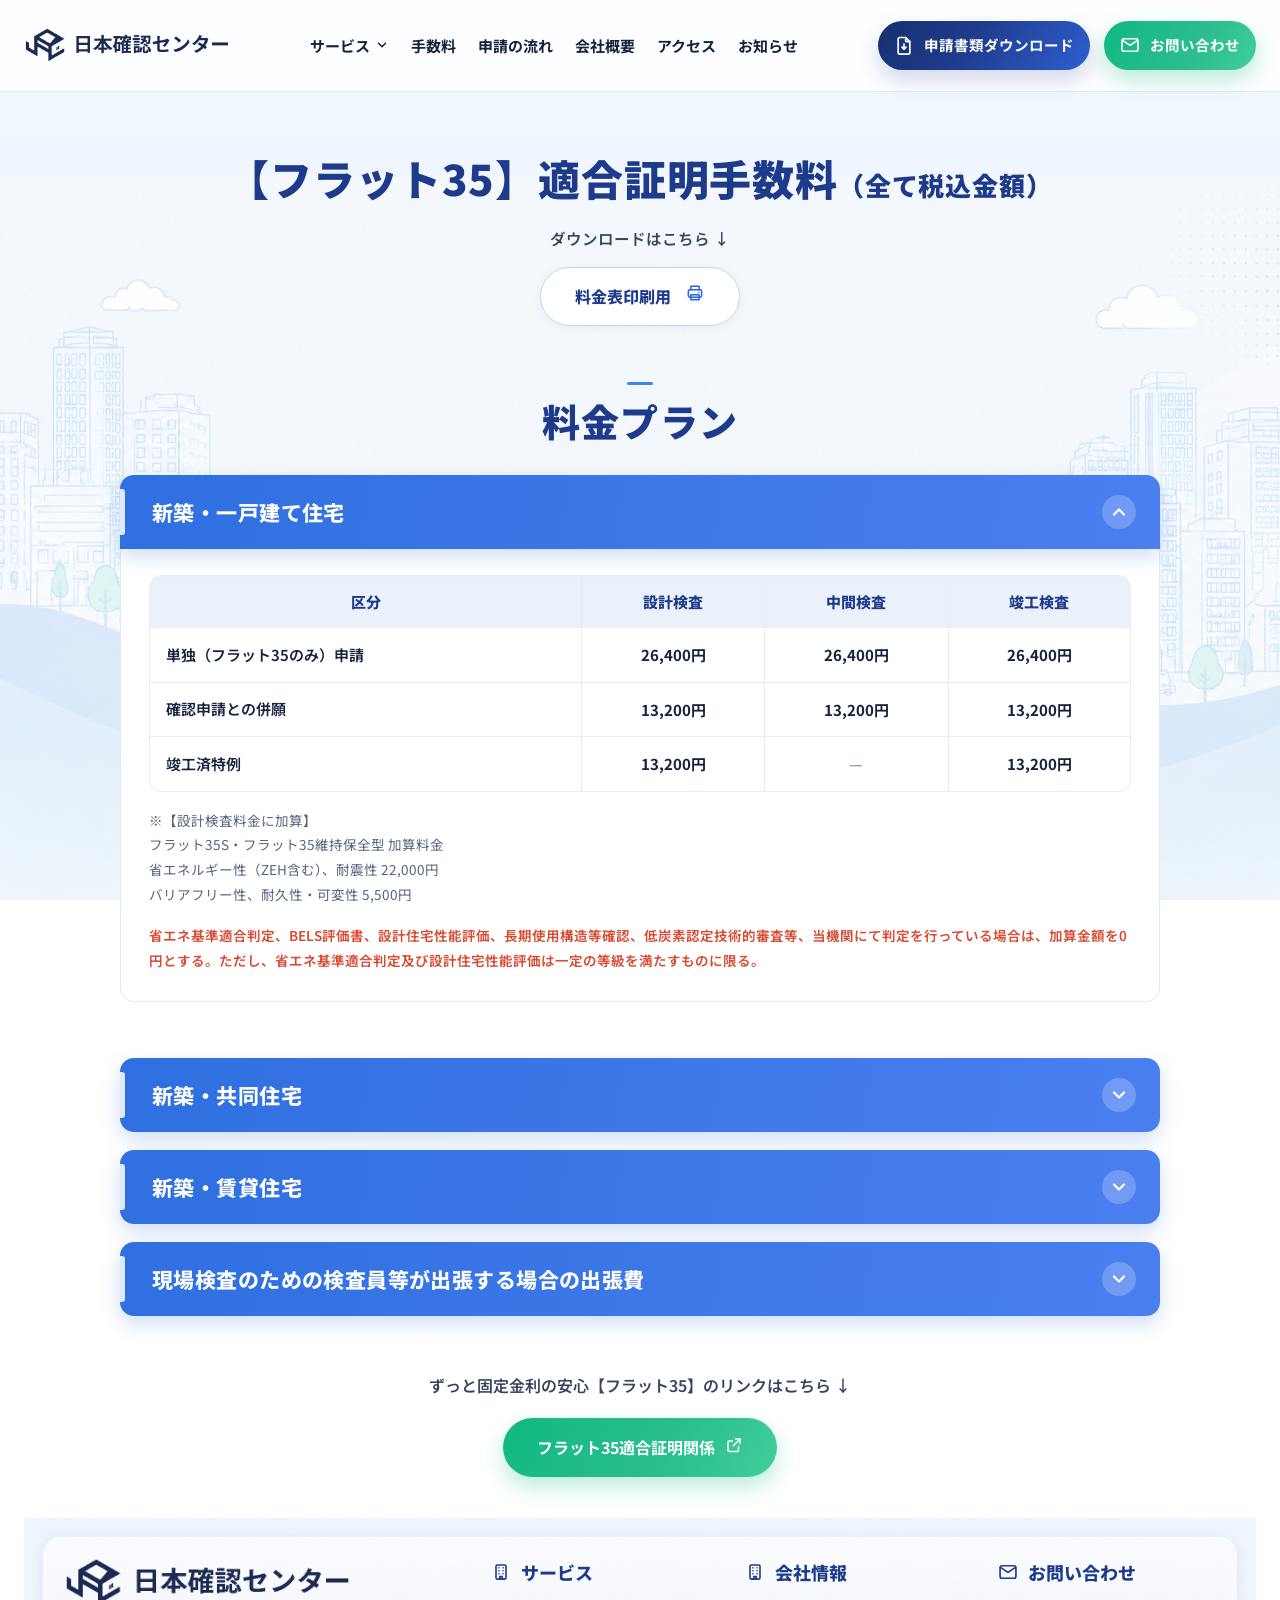
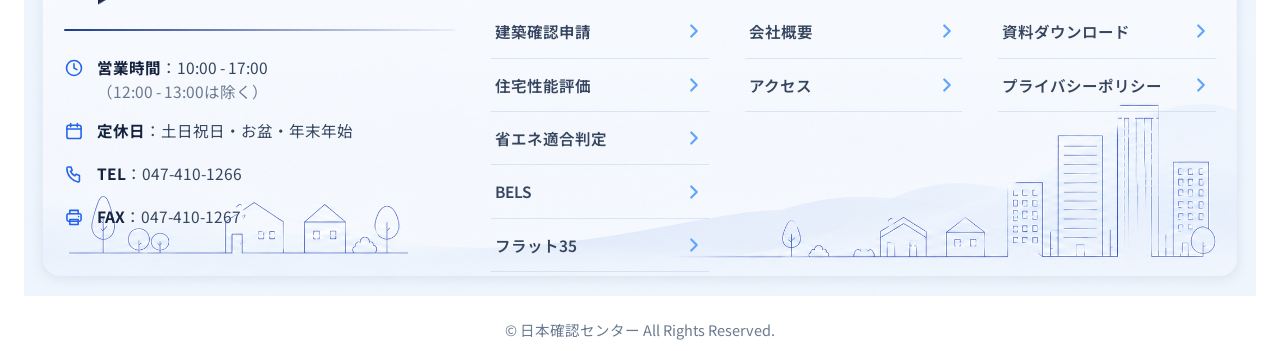
<file: flat35.html>
<!DOCTYPE html>
<html lang="ja">
<head>
<meta charset="UTF-8">
<meta name="viewport" content="width=device-width, initial-scale=1.0">
<link rel="icon" type="image/png" sizes="32x32" href="assets/favicon-32.png">
<link rel="icon" type="image/png" sizes="16x16" href="assets/favicon-16.png">
<link rel="apple-touch-icon" sizes="180x180" href="assets/favicon-180.png">
<title>フラット35 適合証明手数料｜日本確認センター</title>
<meta name="description" content="フラット35適合証明手数料と各種料金プラン、出張費のご案内。">
<meta property="og:type" content="website">
<meta property="og:site_name" content="日本確認センター">
<meta property="og:locale" content="ja_JP">
<meta property="og:title" content="フラット35 適合証明手数料｜日本確認センター">
<meta property="og:description" content="フラット35適合証明手数料と各種料金プラン、出張費のご案内。">
<meta property="og:url" content="https://nihonkakuninn.vercel.app/flat35.html">
<meta property="og:image" content="https://nihonkakuninn.vercel.app/assets/og-image.png">
<meta property="og:image:width" content="1200">
<meta property="og:image:height" content="655">
<meta name="twitter:card" content="summary_large_image">
<meta name="twitter:title" content="フラット35 適合証明手数料｜日本確認センター">
<meta name="twitter:description" content="フラット35適合証明手数料と各種料金プラン、出張費のご案内。">
<meta name="twitter:image" content="https://nihonkakuninn.vercel.app/assets/og-image.png">

<link rel="preconnect" href="https://fonts.googleapis.com">
<link rel="preconnect" href="https://fonts.gstatic.com" crossorigin>
<link href="https://fonts.googleapis.com/css2?family=Noto+Sans+JP:wght@400;500;700;800;900&display=swap" rel="stylesheet">
<link rel="stylesheet" href="styles.css">
<style>
/* ===================== フラット35 page ===================== */
:root { --coral: #d9482f; }
.fl-main { padding: 58px 0 0; }
.fl-wrap { width: min(1040px, 100% - 48px); margin-inline: auto; }

.fl-hero { text-align: center; margin-bottom: 30px; }
.fl-hero h1 { font-size: clamp(26px, 3.6vw, 42px); font-weight: 900; color: var(--navy-800); letter-spacing: 0.02em; }
.fl-hero h1 .small { font-size: 0.62em; }
.fl-hero__dl { margin-top: 18px; font-size: 15.5px; color: var(--ink-700); font-weight: 600; }
.fl-print {
  display: inline-flex; align-items: center; gap: 14px; margin-top: 16px;
  padding: 15px 34px; background: #fff;
  border: 1.6px solid var(--blue-200, #bcd6f7); border-radius: 999px;
  box-shadow: var(--shadow-sm); font-size: 16px; font-weight: 800; color: var(--navy-800);
  transition: transform 0.16s ease, box-shadow 0.18s ease, border-color 0.16s ease;
}
.fl-print:hover { transform: translateY(-2px); box-shadow: var(--shadow-md); border-color: var(--blue-500); }
.fl-print svg { width: 20px; height: 20px; color: var(--blue-600); }

/* section heading */
.fl-sec { margin-top: 56px; }
.fl-sechead { text-align: center; margin-bottom: 28px; }
.fl-sechead__top { width: 26px; height: 3px; background: var(--blue-500); border-radius: 3px; margin: 0 auto 10px; }
.fl-sechead h2 { font-size: clamp(26px, 3.4vw, 38px); font-weight: 900; color: var(--navy-800); letter-spacing: 0.03em; }
.fl-sechead h2 .small { font-size: 0.6em; }
.fl-sechead p { margin-top: 10px; font-size: 16px; color: var(--ink-600, #54647d); font-weight: 600; }
.fl-sechead__rule { width: 64px; height: 3px; background: var(--blue-400); border-radius: 3px; margin: 12px auto 0; }

/* accordion */
.fl-acc { display: flex; flex-direction: column; gap: 18px; }
.fl-acc-item { }
.fl-acc-head {
  display: flex; align-items: center; gap: 16px; width: 100%;
  padding: 20px 24px; border: none; cursor: pointer;
  background: linear-gradient(100deg, #2f6fe0, #4a7ff0); color: #fff;
  border-radius: 14px; font-family: var(--font);
  font-size: clamp(17px, 2vw, 21px); font-weight: 800; text-align: left; letter-spacing: 0.02em;
  box-shadow: 0 8px 20px rgba(47,111,224,0.22);
  position: relative;
}
.fl-acc-head::before { content: ""; position: absolute; left: 0; top: 14px; bottom: 14px; width: 5px; background: rgba(255,255,255,0.85); border-radius: 0 3px 3px 0; }
.fl-acc-head .lbl { flex: 1; padding-left: 8px; }
.fl-acc-toggle { width: 34px; height: 34px; flex-shrink: 0; border-radius: 50%; background: rgba(255,255,255,0.22); display: grid; place-items: center; }
.fl-acc-toggle svg { width: 20px; height: 20px; transition: transform 0.25s ease; }
.fl-acc-item.open .fl-acc-toggle svg { transform: rotate(180deg); }
.fl-acc-item.open .fl-acc-head { border-bottom-left-radius: 0; border-bottom-right-radius: 0; }
.fl-acc-panel { display: none; }
.fl-acc-item.open .fl-acc-panel {
  display: block; background: #fff; border: 1px solid var(--blue-100); border-top: none;
  border-radius: 0 0 14px 14px; padding: 26px 28px 28px;
}

/* tables */
table.fl-table { width: 100%; border-collapse: separate; border-spacing: 0; font-size: 15px; border: 1px solid var(--line); border-radius: 12px; overflow: hidden; }
.fl-table thead th { background: #eaf1fb; color: var(--navy-800); font-weight: 800; padding: 13px 16px; text-align: center; border-bottom: 1px solid var(--line); border-right: 1px solid var(--line); }
.fl-table thead th:first-child { text-align: center; }
.fl-table thead th:last-child { border-right: none; }
.fl-table td { padding: 14px 16px; border-bottom: 1px solid var(--line); border-right: 1px solid var(--line); color: var(--ink-900); vertical-align: middle; }
.fl-table td:last-child { border-right: none; }
.fl-table tbody tr:last-child td { border-bottom: none; }
.fl-table td.cat { text-align: left; font-weight: 600; line-height: 1.5; }
.fl-table td.cat .sub { display: block; font-size: 12px; color: var(--ink-500); font-weight: 500; }
.fl-table td.num { text-align: center; font-weight: 700; font-variant-numeric: tabular-nums; white-space: nowrap; }
.fl-table td.muted { color: var(--ink-300); }

.fl-note { margin-top: 16px; font-size: 13.5px; line-height: 1.85; color: var(--ink-600, #54647d); white-space: pre-line; }
.fl-note.red { color: var(--coral); font-weight: 600; }

/* bottom link */
.fl-link-sec { text-align: center; margin: 56px 0 20px; }
.fl-link-sec p { font-size: 16px; color: var(--ink-700); font-weight: 600; margin-bottom: 18px; }
.fl-link-sec .btn { padding: 16px 34px; font-size: 16px; }

@media (max-width: 720px) {
  /* タイトルの「（全て税込金額）」を改行して本タイトルが途中で折れないようにする */
  .fl-hero h1 .small { display: block; font-size: 0.8em; margin-top: 4px; }
  /* ダウンロード pill：余白とフォントを縮小、長い日付文字列が途中で折れないように */
  .fl-print { padding: 12px 18px; font-size: 14.5px; gap: 10px; }
  .fl-print svg { width: 18px; height: 18px; }

  /* 横スクロールをやめ、行ごとのカードレイアウトに切替 */
  .fl-acc-panel { padding: 16px 12px 18px; overflow-x: visible; }
  .fl-table { display: block; border: none; border-radius: 0; min-width: 0; }
  .fl-table thead { display: none; }
  .fl-table tbody { display: block; }
  .fl-table tr {
    display: block; margin-bottom: 12px; padding: 0;
    background: #fff; border: 1px solid var(--line); border-radius: 12px;
    overflow: hidden;
  }
  .fl-table tr:last-child { margin-bottom: 0; }
  .fl-table td { display: block; padding: 10px 14px; border: none; }
  .fl-table td.cat {
    background: #eaf1fb; color: var(--navy-800); font-weight: 800;
    padding: 12px 14px; border-bottom: 1px solid var(--line); font-size: 14.5px;
  }
  .fl-table td.cat .sub { display: block; margin-top: 4px; font-size: 12px; color: var(--ink-500); font-weight: 500; }
  .fl-table td.num {
    display: flex; align-items: center; justify-content: space-between; gap: 12px;
    text-align: right; border-bottom: 1px solid var(--line);
    padding: 10px 14px; font-size: 15px;
  }
  .fl-table td.num:last-child { border-bottom: none; }
  .fl-table td.num::before {
    content: attr(data-label);
    font-size: 13px; font-weight: 700; color: var(--ink-500);
    text-align: left;
  }
  .fl-acc-head { padding: 16px 18px; gap: 12px; }
  .fl-acc-head .lbl { padding-left: 4px; }
  .fl-acc-toggle { width: 28px; height: 28px; }
  .fl-acc-toggle svg { width: 16px; height: 16px; }
}
</style>
</head>
<body>
<div id="bg-slot"></div>
<div class="page">
  <div id="header-slot"></div>

  <main class="fl-main" data-screen-label="フラット35">
    <div class="fl-wrap">

      <div class="fl-hero">
        <h1>【フラット35】適合証明手数料<span class="small">（全て税込金額）</span></h1>
        <div class="fl-hero__dl">ダウンロードはこちら ↓</div>
        <a class="fl-print" href="https://drive.google.com/file/d/1XDDgnNkKR-M1KCF1L02tXOoxZ5C0DPp7/view" target="_blank" rel="noopener">料金表印刷用 <span id="print-ic"></span></a>
      </div>

      <!-- 料金プラン -->
      <section class="fl-sec">
        <div class="fl-sechead">
          <div class="fl-sechead__top"></div>
          <h2>料金プラン</h2>
        </div>
        <div class="fl-acc" id="acc-main"></div>
      </section>

      <!-- 詳細 -->
      <section class="fl-sec">
        <div class="fl-acc" id="acc-detail"></div>
      </section>

      <!-- bottom link -->
      <section class="fl-link-sec">
        <p>ずっと固定金利の安心【フラット35】のリンクはこちら ↓</p>
        <a class="btn btn--teal" href="https://www.flat35.com/business/inspect/download/index.html" target="_blank" rel="noopener">フラット35適合証明関係 <span id="ext-ic"></span></a>
      </section>

    </div>
  </main>

  <div id="footer-slot"></div>
</div>

<script src="site.js"></script>
<script>
const FLIC = {
  print: '<svg viewBox="0 0 24 24" fill="none" stroke="currentColor" stroke-width="1.8" stroke-linecap="round" stroke-linejoin="round"><path d="M7 8V4h10v4"/><rect x="4" y="8" width="16" height="9" rx="2"/><path d="M7 14h10v6H7z"/><path d="M16.5 11.5h0"/></svg>',
  chev: '<svg viewBox="0 0 24 24" fill="none" stroke="#fff" stroke-width="2.6" stroke-linecap="round" stroke-linejoin="round"><path d="m6 9 6 6 6-6"/></svg>',
  ext: '<svg width="18" height="18" viewBox="0 0 24 24" fill="none" stroke="currentColor" stroke-width="2" stroke-linecap="round" stroke-linejoin="round"><path d="M14 4h6v6"/><path d="M20 4 11 13"/><path d="M18 14v5a1.5 1.5 0 0 1-1.5 1.5h-11A1.5 1.5 0 0 1 4 19V8a1.5 1.5 0 0 1 1.5-1.5H10"/></svg>',
};
document.getElementById("print-ic").innerHTML = FLIC.print;
document.getElementById("ext-ic").innerHTML = FLIC.ext;

const M = "—";
const ACC_MAIN = [
  {
    title: "新築・一戸建て住宅", open: true,
    head: ["区分", "設計検査", "中間検査", "竣工検査"],
    rows: [
      ["単独（フラット35のみ）申請", "26,400円", "26,400円", "26,400円"],
      ["確認申請との併願", "13,200円", "13,200円", "13,200円"],
      ["竣工済特例", "13,200円", M, "13,200円"],
    ],
    notes: [
      { text: "※【設計検査料金に加算】\nフラット35S・フラット35維持保全型 加算料金\n省エネルギー性（ZEH含む）、耐震性 22,000円\nバリアフリー性、耐久性・可変性 5,500円" },
      { text: "省エネ基準適合判定、BELS評価書、設計住宅性能評価、長期使用構造等確認、低炭素認定技術的審査等、当機関にて判定を行っている場合は、加算金額を0円とする。ただし、省エネ基準適合判定及び設計住宅性能評価は一定の等級を満たすものに限る。", red: true },
    ],
  },
];
const ACC_DETAIL = [
  {
    title: "新築・共同住宅",
    head: ["区分", "設計検査", "竣工検査"],
    rows: [
      ["単独（フラット35のみ）申請　2〜15戸", "66,000円", "66,000円"],
      ["確認申請との併願　2〜15戸", "33,000円", "33,000円"],
      ["単独（フラット35のみ）申請　16戸〜", "132,000円", "132,000円"],
      ["確認申請との併願　16戸〜", "66,000円", "66,000円"],
      ["登録マンション<span class='sub'>※上限は330,000円とします。</span>", "5,500円/戸 +11,000円", "11,000円/戸 +11,000円"],
    ],
    notes: [
      { text: "※【設計検査料金に加算】\nフラット35S・フラット35維持保全型 加算料金\n省エネルギー性（ZEH含む）、耐震性 33,000円\nバリアフリー性、耐久性・可変性 11,000円" },
      { text: "省エネ基準適合判定、BELS評価書、設計住宅性能評価、長期使用構造等確認、低炭素認定技術的審査等、当機関にて判定を行っている場合は、加算金額を0円とする。ただし、省エネ基準適合判定及び設計住宅性能評価は一定の等級を満たすものに限る。", red: true },
    ],
  },
  {
    title: "新築・賃貸住宅",
    head: ["区分", "設計検査", "竣工検査"],
    rows: [
      ["単独（適合証明のみ）申請　1〜15戸", "66,000円", "66,000円"],
      ["確認申請との併願　1〜15戸", "33,000円", "33,000円"],
      ["単独（適合証明のみ）申請　16戸〜", "132,000円", "132,000円"],
      ["確認申請との併願　16戸〜", "66,000円", "66,000円"],
    ],
    notes: [
      { text: "※【設計検査料金に加算】省エネルギー性（ZEH基準・断熱構造基準含む）加算料金 55,000円" },
      { text: "省エネ基準適合判定、BELS評価書、設計住宅性能評価、長期使用構造等確認、低炭素認定技術的審査等、当機関にて判定を行っている場合は、加算金額を0円とする。ただし、省エネ基準適合判定及び設計住宅性能評価は一定の等級を満たすものに限る。", red: true },
    ],
  },
  {
    title: "現場検査のための検査員等が出張する場合の出張費",
    head: ["区分", "出張費"],
    rows: [
      ["千葉県<span class='sub'>千葉市、習志野市、船橋市、市川市、浦安市、松戸市、鎌ヶ谷市、八千代市、四街道市、市原市</span>", "0円"],
      ["千葉県（上記以外）", "11,000円"],
      ["東京都", "22,000円"],
      ["茨城県、埼玉県、神奈川県", "33,000円"],
      ["山梨県、栃木県、群馬県、長野県", "55,000円"],
    ],
    notes: [{ text: "※：建築基準法と併願申請の場合は出張費不要です。" }],
  },
];

function renderAcc(containerId, list) {
  document.getElementById(containerId).innerHTML = list.map((a, i) => {
    const headCells = a.head.map((h, ci) => `<th>${h}</th>`).join("");
    const rows = a.rows.map(r => {
      const cells = r.map((c, ci) => {
        if (ci === 0) return `<td class="cat">${c}</td>`;
        const muted = c === M;
        return `<td class="num${muted ? " muted" : ""}" data-label="${a.head[ci]}">${c}</td>`;
      }).join("");
      return `<tr>${cells}</tr>`;
    }).join("");
    const notes = (a.notes || []).map(n => `<div class="fl-note${n.red ? " red" : ""}">${n.text}</div>`).join("");
    return `<div class="fl-acc-item${a.open ? " open" : ""}">
      <button class="fl-acc-head" type="button" aria-expanded="${a.open ? "true" : "false"}">
        <span class="lbl">${a.title}</span>
        <span class="fl-acc-toggle">${FLIC.chev}</span>
      </button>
      <div class="fl-acc-panel">
        <table class="fl-table"><thead><tr>${headCells}</tr></thead><tbody>${rows}</tbody></table>
        ${notes}
      </div>
    </div>`;
  }).join("");
}
renderAcc("acc-main", ACC_MAIN);
renderAcc("acc-detail", ACC_DETAIL);

document.querySelectorAll(".fl-acc-head").forEach(btn => {
  btn.addEventListener("click", () => {
    const item = btn.closest(".fl-acc-item");
    const open = item.classList.toggle("open");
    btn.setAttribute("aria-expanded", open ? "true" : "false");
  });
});
</script>
</body>
</html>
</file>
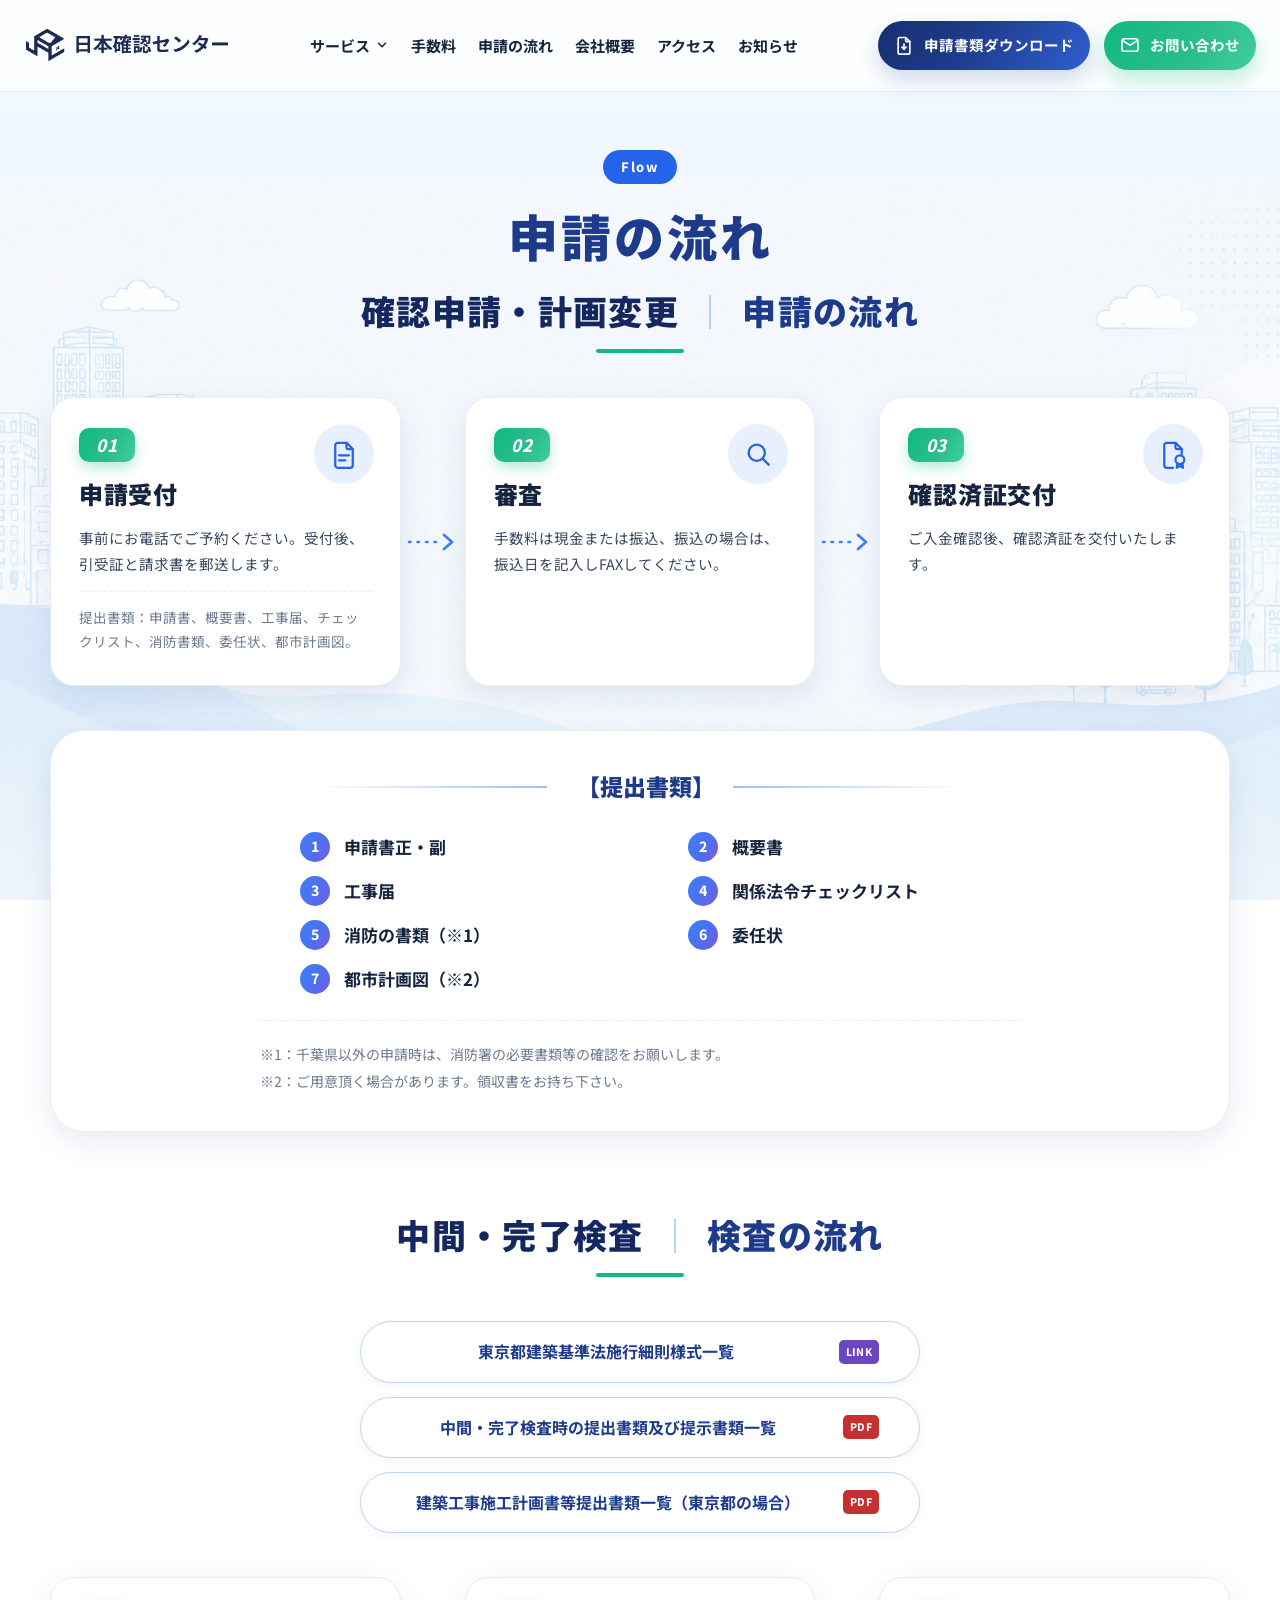
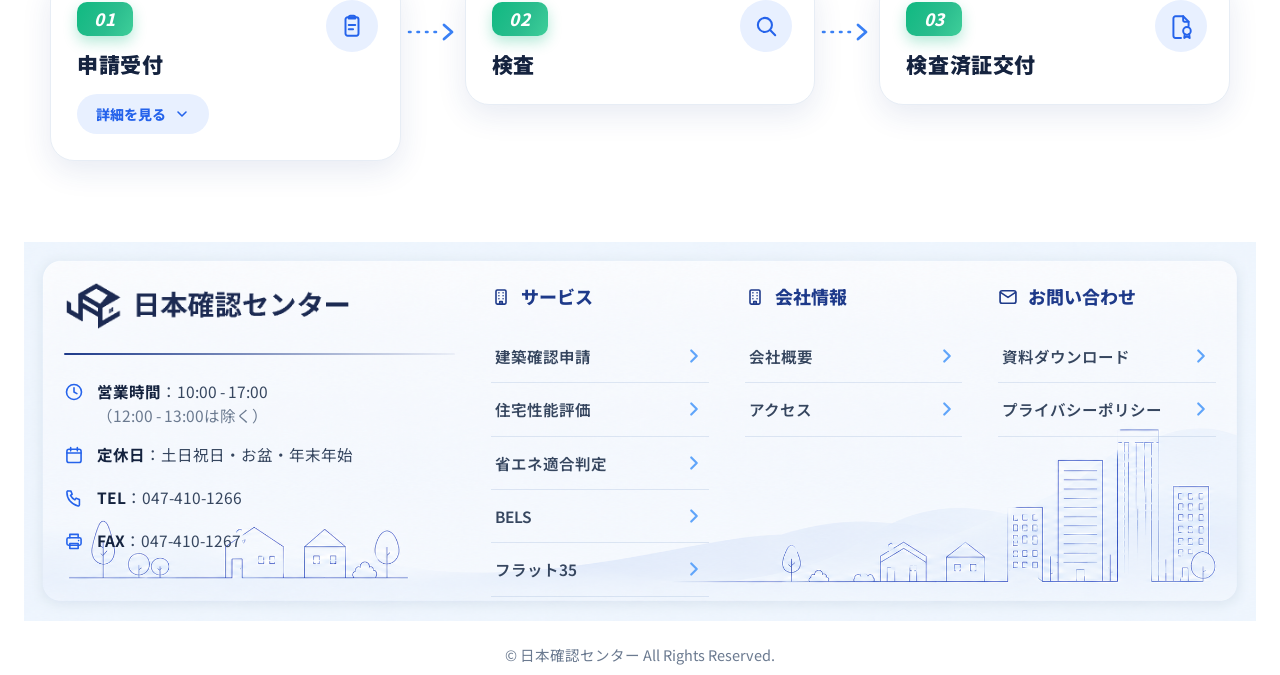
<file: flow.html>
<!DOCTYPE html>
<html lang="ja">
<head>
<meta charset="UTF-8">
<meta name="viewport" content="width=device-width, initial-scale=1.0">
<link rel="icon" type="image/png" sizes="32x32" href="assets/favicon-32.png">
<link rel="icon" type="image/png" sizes="16x16" href="assets/favicon-16.png">
<link rel="apple-touch-icon" sizes="180x180" href="assets/favicon-180.png">
<title>申請の流れ｜日本確認センター</title>
<meta name="description" content="建築確認申請・計画変更・中間検査・完了検査の申請の流れと提出書類のご案内。">
<meta property="og:type" content="website">
<meta property="og:site_name" content="日本確認センター">
<meta property="og:locale" content="ja_JP">
<meta property="og:title" content="申請の流れ｜日本確認センター">
<meta property="og:description" content="建築確認申請・計画変更・中間検査・完了検査の申請の流れと提出書類のご案内。">
<meta property="og:url" content="https://nihonkakuninn.vercel.app/flow.html">
<meta property="og:image" content="https://nihonkakuninn.vercel.app/assets/og-image.png">
<meta property="og:image:width" content="1200">
<meta property="og:image:height" content="655">
<meta name="twitter:card" content="summary_large_image">
<meta name="twitter:title" content="申請の流れ｜日本確認センター">
<meta name="twitter:description" content="建築確認申請・計画変更・中間検査・完了検査の申請の流れと提出書類のご案内。">
<meta name="twitter:image" content="https://nihonkakuninn.vercel.app/assets/og-image.png">

<link rel="preconnect" href="https://fonts.googleapis.com">
<link rel="preconnect" href="https://fonts.gstatic.com" crossorigin>
<link href="https://fonts.googleapis.com/css2?family=Noto+Sans+JP:wght@400;500;700;800;900&display=swap" rel="stylesheet">
<link rel="stylesheet" href="styles.css">
<style>
/* ===================== 申請の流れ page ===================== */
.flow-main { padding: 58px 0 0; }
.flow-wrap { width: min(1180px, 100% - 48px); margin-inline: auto; }

/* page hero */
.flow-hero { text-align: center; margin-bottom: 18px; }
.flow-pill {
  display: inline-block;
  font-size: 13px; font-weight: 800; letter-spacing: 0.12em;
  color: #fff; background: var(--blue-600);
  padding: 6px 18px; border-radius: 999px; margin-bottom: 18px;
}
.flow-hero h1 {
  font-size: clamp(32px, 4.4vw, 50px); font-weight: 900;
  color: var(--navy-800); letter-spacing: 0.06em;
}

/* section block */
.flow-block { margin-bottom: 80px; }
.flow-sechead { text-align: center; margin-bottom: 44px; }
.flow-sechead h2 {
  font-size: clamp(24px, 3vw, 34px); font-weight: 900; color: var(--navy-800);
  letter-spacing: 0.04em; display: inline-flex; align-items: baseline; gap: 14px; flex-wrap: wrap; justify-content: center;
}
.flow-sechead h2 .accent { color: var(--navy-900); }
.flow-sechead h2 .sep { color: var(--blue-300, #9cc0f5); font-weight: 400; }
.flow-sechead__rule { width: 88px; height: 4px; background: var(--teal-500); border-radius: 4px; margin: 16px auto 0; }

/* download pills */
.flow-dls { display: flex; flex-direction: column; align-items: center; gap: 14px; margin-bottom: 44px; }
.flow-dl {
  display: flex; align-items: center; gap: 14px;
  width: min(560px, 100%);
  padding: 16px 26px;
  background: #fff; border: 1.5px solid var(--blue-200, #bcd6f7);
  border-radius: 999px; box-shadow: var(--shadow-sm);
  font-size: 16px; font-weight: 700; color: var(--navy-800);
  transition: transform 0.16s ease, box-shadow 0.18s ease, border-color 0.16s ease;
}
.flow-dl:hover { transform: translateY(-2px); box-shadow: var(--shadow-md); border-color: var(--blue-500); }
.flow-dl .lbl { flex: 1; text-align: center; }
.flow-dl .ft {
  flex-shrink: 0; font-size: 10.5px; font-weight: 800; color: #fff;
  background: #c53030; padding: 3px 7px; border-radius: 5px; letter-spacing: 0.03em;
}
.flow-dl .ft.doc { background: var(--blue-600); }
.flow-dl .ft.link { background: #6b46c1; }
.flow-dl__ic { flex-shrink: 0; color: var(--blue-500); display: grid; place-items: center; }

/* steps */
.flow-steps { display: flex; align-items: stretch; }
.step-card {
  flex: 1;
  position: relative;
  background: #fff; border: 1px solid var(--line);
  border-radius: var(--r-lg); box-shadow: var(--shadow-md);
  padding: 30px 28px 32px;
  transition: transform 0.2s ease, box-shadow 0.2s ease;
}
.step-card:hover { transform: translateY(-4px); box-shadow: var(--shadow-lg); }
.step-num {
  display: inline-grid; place-items: center;
  min-width: 56px; height: 34px; padding: 0 14px;
  background: var(--grad-teal); color: #fff;
  font-size: 17px; font-weight: 800; font-style: italic; letter-spacing: 0.04em;
  border-radius: 10px;
  box-shadow: 0 6px 14px rgba(16,185,129,0.30);
}
.step-card__icon {
  position: absolute; top: 26px; right: 26px;
  width: 60px; height: 60px; border-radius: 50%;
  background: var(--tint-blue); color: var(--blue-600);
  display: grid; place-items: center;
}
.step-card__icon svg { width: 30px; height: 30px; }
.step-card h3 { font-size: 24px; font-weight: 900; color: var(--ink-900); margin: 16px 0 14px; letter-spacing: 0.03em; }
.step-card p { font-size: 14.5px; line-height: 1.8; color: var(--ink-700); }
.step-card .sub {
  margin-top: 14px; padding-top: 14px; border-top: 1px dashed var(--line);
  font-size: 13.5px; color: var(--ink-500); line-height: 1.75;
}
.flow-arrow {
  flex-shrink: 0; width: 64px;
  display: grid; place-items: center; color: var(--blue-500);
}
.flow-arrow svg { width: 52px; height: 22px; }

/* コンパクト版（中間・完了検査）：カードを小ぶりにし、申請受付は詳細トグル */
.flow-steps--compact { align-items: flex-start; }
.flow-steps--compact .step-card { padding: 24px 26px 26px; }
.flow-steps--compact .step-card h3 { font-size: 21px; margin: 14px 0 0; }
.flow-steps--compact .step-card__icon { width: 52px; height: 52px; top: 22px; right: 22px; }
.flow-steps--compact .step-card__icon svg { width: 26px; height: 26px; }
.flow-steps--compact .flow-arrow { align-self: flex-start; margin-top: 44px; }
.step-toggle {
  margin-top: 16px;
  display: inline-flex; align-items: center; gap: 8px;
  padding: 9px 18px; border-radius: 999px;
  background: var(--tint-blue); color: var(--blue-600);
  border: 1.4px solid transparent; font-family: var(--font);
  font-size: 14px; font-weight: 800; cursor: pointer;
  transition: background 0.16s ease, border-color 0.16s ease;
}
.step-toggle:hover { background: #fff; border-color: var(--blue-300, #9cc0f5); }
.step-toggle__chev { display: grid; place-items: center; transition: transform 0.25s ease; }
.step-toggle__chev svg { width: 16px; height: 16px; }
.step-toggle[aria-expanded="true"] .step-toggle__chev { transform: rotate(180deg); }
.step-detail { margin-top: 14px; animation: step-detail-in 0.22s ease; }
.step-detail p { font-size: 14.5px; line-height: 1.8; color: var(--ink-700); }
@keyframes step-detail-in { from { opacity: 0; transform: translateY(-4px); } to { opacity: 1; transform: none; } }

/* 提出書類 box */
.submit-box {
  margin-top: 44px;
  background: #fff; border: 1px solid var(--line);
  border-radius: var(--r-xl); box-shadow: var(--shadow-md);
  padding: 40px 48px 36px;
}
.submit-head {
  display: flex; align-items: center; justify-content: center; gap: 18px;
  margin-bottom: 30px;
}
.submit-head__line { flex: 1; max-width: 230px; height: 2px;
  background: linear-gradient(90deg, transparent, var(--blue-300, #9cc0f5)); }
.submit-head__line.r { background: linear-gradient(90deg, var(--blue-300, #9cc0f5), transparent); }
.submit-head h3 {
  display: inline-flex; align-items: center; gap: 12px;
  font-size: 23px; font-weight: 900; color: var(--navy-800); white-space: nowrap;
}
.submit-head h3 .ic { color: var(--blue-600); display: grid; place-items: center; }
.submit-list {
  display: grid; grid-template-columns: 1fr 1fr; gap: 14px 56px;
  max-width: 760px; margin: 0 auto;
}
.submit-list li { list-style: none; display: flex; align-items: center; gap: 14px; font-size: 17px; font-weight: 700; color: var(--ink-900); }
.submit-list .n {
  flex-shrink: 0; width: 30px; height: 30px; border-radius: 50%;
  background: var(--grad-fee); color: #fff;
  display: grid; place-items: center; font-size: 14px; font-weight: 800;
}
.submit-notes {
  max-width: 760px; margin: 26px auto 0; padding-top: 20px;
  border-top: 1px dashed var(--line);
  font-size: 14px; color: var(--ink-500); line-height: 1.9;
}
.submit-notes p { margin: 0; }

@media (max-width: 860px) {
  .flow-steps { flex-direction: column; }
  .flow-steps--compact { align-items: stretch; }
  .flow-arrow { width: auto; height: 46px; transform: rotate(90deg); }
  .flow-steps--compact .flow-arrow { align-self: center; margin-top: 0; }
  .submit-box { padding: 32px 22px 28px; }
  .submit-list { grid-template-columns: 1fr; gap: 12px; }
  .submit-head__line { display: none; }
}
@media (max-width: 720px) {
  /* セクション見出しの ｜ 区切りが折り返しで離れて見えるのを防ぐため、各句を block 化 */
  .flow-sechead h2 { gap: 4px; font-size: clamp(20px, 5.8vw, 26px); flex-direction: column; }
  .flow-sechead h2 .sep { display: none; }
  /* ダウンロード pill：余白縮小 + DOC バッジが入っても自然に折り返すように */
  .flow-dl { padding: 12px 18px; font-size: 14px; gap: 10px; }
  .flow-dl .lbl { text-align: left; line-height: 1.45; }
  .flow-arrow { height: 36px; }
  .flow-arrow svg { width: 40px; height: 16px; }
}
</style>
</head>
<body>
<div id="bg-slot"></div>
<div class="page">
  <div id="header-slot"></div>

  <main class="flow-main" data-screen-label="申請の流れ">
    <div class="flow-wrap">

      <div class="flow-hero">
        <span class="flow-pill">Flow</span>
        <h1>申請の流れ</h1>
      </div>

      <!-- ===== 確認申請・計画変更 ===== -->
      <section class="flow-block" data-screen-label="確認申請・計画変更の流れ">
        <div class="flow-sechead">
          <h2><span class="accent">確認申請・計画変更</span><span class="sep">｜</span><span>申請の流れ</span></h2>
          <div class="flow-sechead__rule"></div>
        </div>
        <div class="flow-steps" id="steps1"></div>

        <div class="submit-box">
          <div class="submit-head">
            <span class="submit-head__line"></span>
            <h3><span class="ic" id="clip-ic"></span>【提出書類】</h3>
            <span class="submit-head__line r"></span>
          </div>
          <ul class="submit-list" id="submit-list"></ul>
          <div class="submit-notes">
            <p>※1：千葉県以外の申請時は、消防署の必要書類等の確認をお願いします。</p>
            <p>※2：ご用意頂く場合があります。領収書をお持ち下さい。</p>
          </div>
        </div>
      </section>

      <!-- ===== 中間・完了検査 ===== -->
      <section class="flow-block" data-screen-label="中間・完了検査の流れ">
        <div class="flow-sechead">
          <h2><span class="accent">中間・完了検査</span><span class="sep">｜</span><span>検査の流れ</span></h2>
          <div class="flow-sechead__rule"></div>
        </div>
        <div class="flow-dls" id="insp-dls"></div>
        <div class="flow-steps flow-steps--compact" id="steps2"></div>
      </section>

    </div>
  </main>

  <div id="footer-slot"></div>
</div>

<script src="site.js"></script>
<script>
const FIC = {
  doc: '<svg viewBox="0 0 24 24" fill="none" stroke="currentColor" stroke-width="1.8" stroke-linecap="round" stroke-linejoin="round"><path d="M14 3v4a1 1 0 0 0 1 1h4"/><path d="M5 21V5a2 2 0 0 1 2-2h7l5 5v13a2 2 0 0 1-2 2H7a2 2 0 0 1-2-2Z"/><path d="M8 13h8M8 17h5"/></svg>',
  search: '<svg viewBox="0 0 24 24" fill="none" stroke="currentColor" stroke-width="1.9" stroke-linecap="round" stroke-linejoin="round"><circle cx="11" cy="11" r="6.5"/><path d="m16 16 4.5 4.5"/></svg>',
  cert: '<svg viewBox="0 0 24 24" fill="none" stroke="currentColor" stroke-width="1.8" stroke-linecap="round" stroke-linejoin="round"><path d="M14 3v4a1 1 0 0 0 1 1h4"/><path d="M19 12V8l-5-5H7a2 2 0 0 0-2 2v16a2 2 0 0 0 2 2h5"/><circle cx="17.5" cy="16.5" r="3.5"/><path d="M15.5 19.3 15 23l2.5-1.5L20 23l-.5-3.7"/></svg>',
  clip: '<svg viewBox="0 0 24 24" fill="none" stroke="currentColor" stroke-width="1.8" stroke-linecap="round" stroke-linejoin="round"><rect x="6" y="4" width="12" height="17" rx="2"/><path d="M9 4a1.5 1.5 0 0 1 1.5-1.5h3A1.5 1.5 0 0 1 15 4v1H9V4Z"/><path d="M9 11h6M9 15h4"/></svg>',
  chevD: '<svg viewBox="0 0 24 24" fill="none" stroke="currentColor" stroke-width="2.4" stroke-linecap="round" stroke-linejoin="round"><path d="m6 9 6 6 6-6"/></svg>',
};
const ARROW = '<svg viewBox="0 0 52 22" fill="none"><line x1="2" y1="11" x2="36" y2="11" stroke="currentColor" stroke-width="2.6" stroke-dasharray="1.5 7" stroke-linecap="round"/><path d="M37 4l8 7-8 7" fill="none" stroke="currentColor" stroke-width="2.8" stroke-linecap="round" stroke-linejoin="round"/></svg>';

const STEPS1 = [
  { n: "01", title: "申請受付", icon: "doc", desc: "事前にお電話でご予約ください。受付後、引受証と請求書を郵送します。", sub: "提出書類：申請書、概要書、工事届、チェックリスト、消防書類、委任状、都市計画図。" },
  { n: "02", title: "審査", icon: "search", desc: "手数料は現金または振込、振込の場合は、振込日を記入しFAXしてください。" },
  { n: "03", title: "確認済証交付", icon: "cert", desc: "ご入金確認後、確認済証を交付いたします。" },
];
const STEPS2 = [
  { n: "01", title: "申請受付", icon: "clip", collapsible: true, desc: "・検査は、申請の前に電話で予約してください。<br>・申請書は、なるべく検査の1週間前までに到着させて下さい。<br>・受付後、引受証と請求書を郵送致します。<br>・手数料は、検査前日までにご入金願います。<br>・行政または他指定確認検査機関で確認申請を受けた場合は、副本の写しを添付してください。" },
  { n: "02", title: "検査", icon: "search", desc: "" },
  { n: "03", title: "検査済証交付", icon: "cert", desc: "" },
];
const SUBMIT_DOCS = ["申請書正・副", "概要書", "工事届", "関係法令チェックリスト", "消防の書類（※1）", "委任状", "都市計画図（※2）"];
const INSP_DLS = [
  { label: "東京都建築基準法施行細則様式一覧", url: "https://www.toshiseibi.metro.tokyo.lg.jp/kenchiku_kaihatsu/kenchiku_gyosei/gyosei/kijun/kn/k8", type: "link" },
  { label: "中間・完了検査時の提出書類及び提示書類一覧", url: "https://drive.google.com/file/d/1R1QHt1XPZzg086OfPusYpgCILVfu6sHF/view", type: "pdf" },
  { label: "建築工事施工計画書等提出書類一覧（東京都の場合）", url: "https://drive.google.com/file/d/1WS7VEKPkTE1o5vdIQC0BdcgA-91zyOuA/view", type: "pdf" },
];

function renderSteps(el, steps) {
  el.innerHTML = steps.map((s, i) => {
    let body;
    if (s.collapsible && s.desc) {
      body = `<button class="step-toggle" type="button" aria-expanded="false">
          <span class="step-toggle__label">詳細を見る</span>
          <span class="step-toggle__chev">${FIC.chevD}</span>
        </button>
        <div class="step-detail" hidden><p>${s.desc}</p></div>`;
    } else {
      body = (s.desc ? `<p>${s.desc}</p>` : "") + (s.sub ? `<div class="sub">${s.sub}</div>` : "");
    }
    const card = `<div class="step-card">
      <span class="step-card__icon">${FIC[s.icon]}</span>
      <span class="step-num">${s.n}</span>
      <h3>${s.title}</h3>
      ${body}
    </div>`;
    const arrow = i < steps.length - 1 ? `<div class="flow-arrow">${ARROW}</div>` : "";
    return card + arrow;
  }).join("");
}
renderSteps(document.getElementById("steps1"), STEPS1);
renderSteps(document.getElementById("steps2"), STEPS2);

/* 申請受付カードの詳細トグル */
document.querySelectorAll(".step-toggle").forEach(btn => {
  btn.addEventListener("click", () => {
    const detail = btn.parentElement.querySelector(".step-detail");
    const open = btn.getAttribute("aria-expanded") === "true";
    btn.setAttribute("aria-expanded", open ? "false" : "true");
    detail.hidden = open;
    btn.querySelector(".step-toggle__label").textContent = open ? "詳細を見る" : "閉じる";
  });
});

document.getElementById("clip-ic").innerHTML = FIC.clip;

document.getElementById("submit-list").innerHTML = SUBMIT_DOCS.map((d, i) =>
  `<li><span class="n">${i + 1}</span><span>${d}</span></li>`).join("");

document.getElementById("insp-dls").innerHTML = INSP_DLS.map(d => `
  <a class="flow-dl" href="${d.url}"${d.url !== "#" ? ' target="_blank" rel="noopener"' : ""}>
    <span class="lbl">${d.label}</span>
    <span class="ft ${d.type}">${d.type.toUpperCase()}</span>
    <span class="flow-dl__ic">${FIC.doc}</span>
  </a>`).join("");
</script>
</body>
</html>
</file>
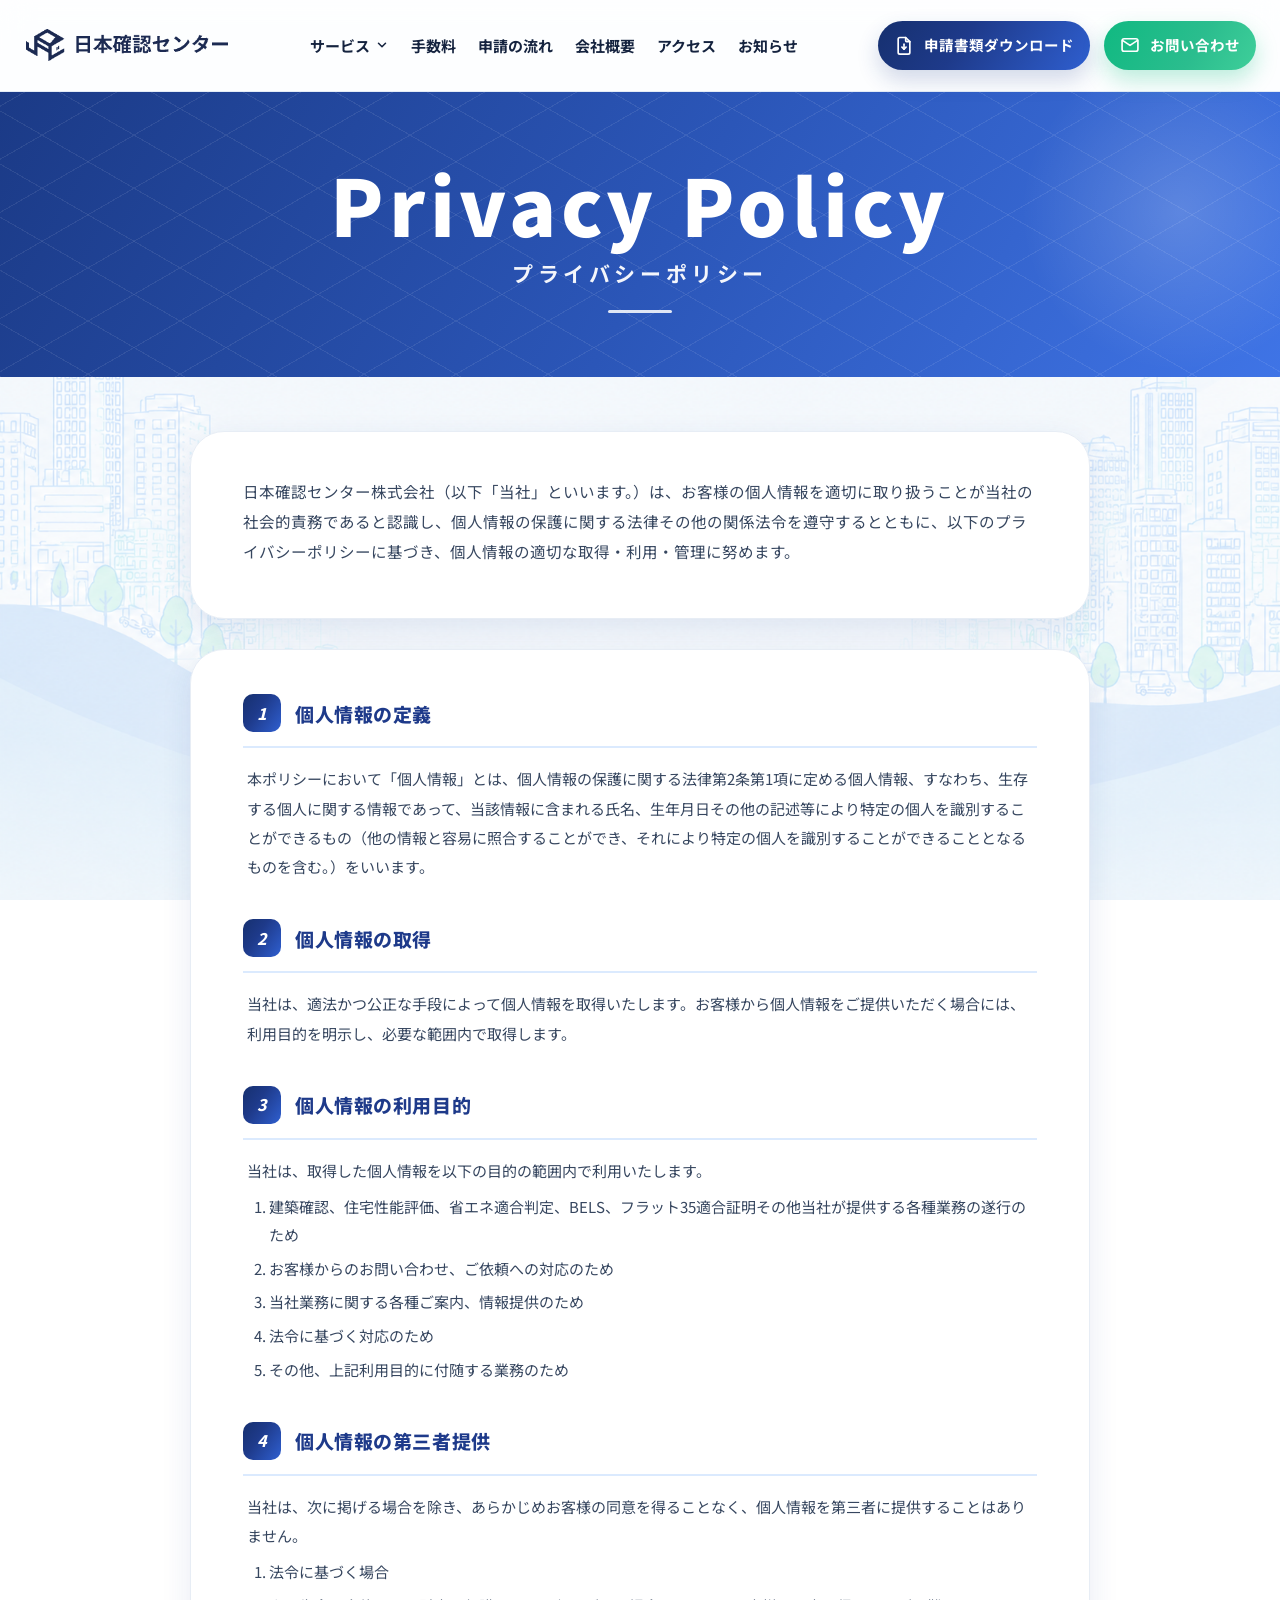
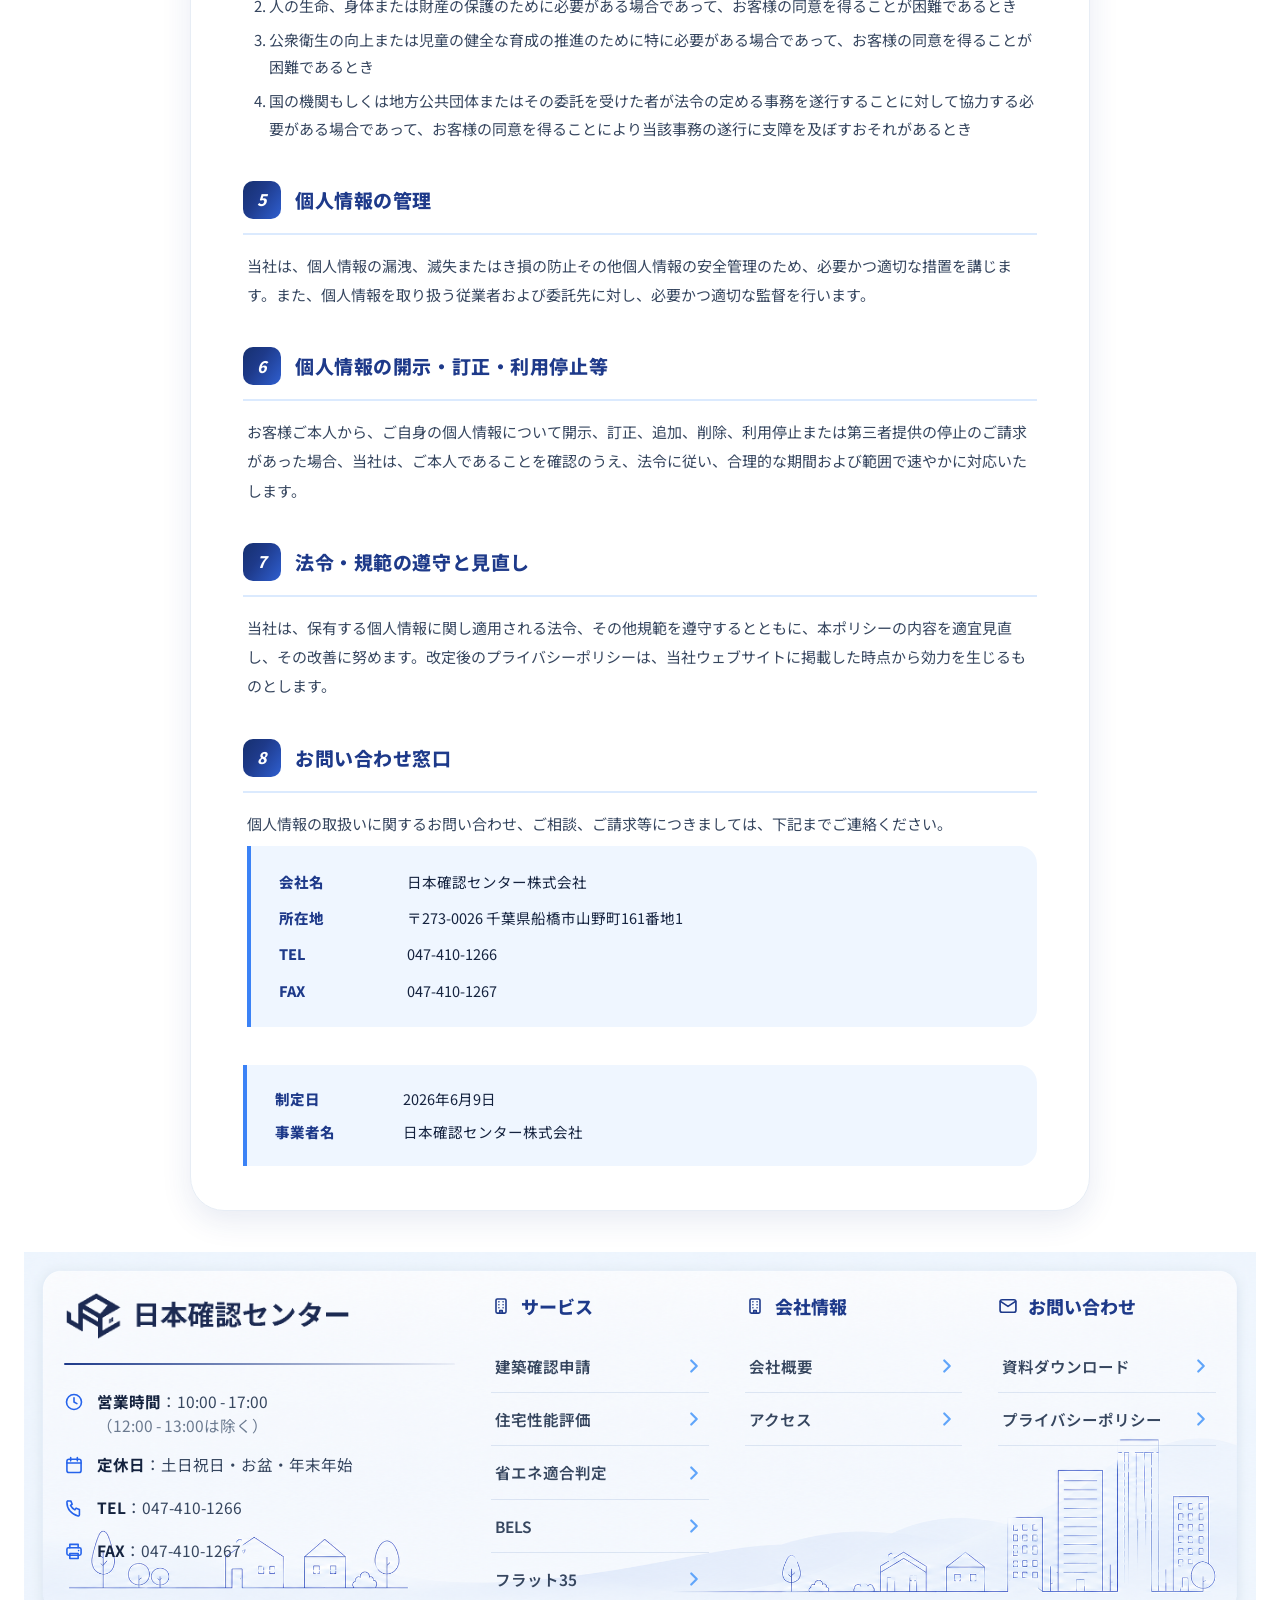
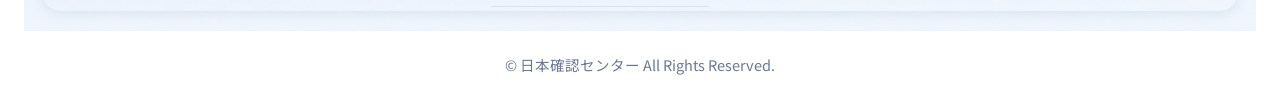
<file: privacy.html>
<!DOCTYPE html>
<html lang="ja">
<head>
<meta charset="UTF-8">
<meta name="viewport" content="width=device-width, initial-scale=1.0">
<link rel="icon" type="image/png" sizes="32x32" href="assets/favicon-32.png">
<link rel="icon" type="image/png" sizes="16x16" href="assets/favicon-16.png">
<link rel="apple-touch-icon" sizes="180x180" href="assets/favicon-180.png">
<title>プライバシーポリシー｜日本確認センター</title>
<meta name="description" content="日本確認センター株式会社のプライバシーポリシー。">
<meta property="og:type" content="website">
<meta property="og:site_name" content="日本確認センター">
<meta property="og:locale" content="ja_JP">
<meta property="og:title" content="プライバシーポリシー｜日本確認センター">
<meta property="og:description" content="日本確認センター株式会社のプライバシーポリシー。">
<meta property="og:url" content="https://nihonkakuninn.vercel.app/privacy.html">
<meta property="og:image" content="https://nihonkakuninn.vercel.app/assets/og-image.png">
<meta property="og:image:width" content="1200">
<meta property="og:image:height" content="655">
<meta name="twitter:card" content="summary_large_image">
<meta name="twitter:title" content="プライバシーポリシー｜日本確認センター">
<meta name="twitter:description" content="日本確認センター株式会社のプライバシーポリシー。">
<meta name="twitter:image" content="https://nihonkakuninn.vercel.app/assets/og-image.png">

<link rel="preconnect" href="https://fonts.googleapis.com">
<link rel="preconnect" href="https://fonts.gstatic.com" crossorigin>
<link href="https://fonts.googleapis.com/css2?family=Noto+Sans+JP:wght@400;500;700;800;900&display=swap" rel="stylesheet">
<link rel="stylesheet" href="styles.css">
<style>
/* ===================== プライバシーポリシー page ===================== */
.pp-hero {
  position: relative;
  overflow: hidden;
  background: linear-gradient(120deg, #1b3a86 0%, #2b56b8 52%, #3f74e6 100%);
  color: #fff;
  padding: 72px 24px 64px;
  text-align: center;
}
.pp-hero::before {
  content: ""; position: absolute; inset: 0; opacity: 0.16;
  background-image:
    repeating-linear-gradient(30deg, rgba(255,255,255,0.5) 0 1px, transparent 1px 46px),
    repeating-linear-gradient(-30deg, rgba(255,255,255,0.5) 0 1px, transparent 1px 46px);
  pointer-events: none;
}
.pp-hero::after {
  content: ""; position: absolute; right: -60px; top: -40px; width: 320px; height: 320px;
  background: radial-gradient(circle, rgba(255,255,255,0.18), transparent 70%);
  pointer-events: none;
}
.pp-hero__inner { position: relative; z-index: 1; }
.pp-hero h1 {
  color: #fff; font-size: clamp(44px, 7vw, 78px); font-weight: 900;
  letter-spacing: 0.06em; line-height: 1;
}
.pp-hero p { margin-top: 14px; font-size: clamp(16px, 2vw, 21px); font-weight: 700; letter-spacing: 0.22em; color: rgba(255,255,255,0.95); }
.pp-hero__rule { width: 64px; height: 3px; background: rgba(255,255,255,0.85); border-radius: 3px; margin: 18px auto 0; }

.pp-main { padding: 54px 0 0; }
.pp-wrap { width: min(900px, 100% - 48px); margin-inline: auto; }

.pp-card {
  background: #fff; border: 1px solid var(--line);
  border-radius: var(--r-xl); box-shadow: var(--shadow-md);
  padding: 44px 52px;
  margin-bottom: 30px;
}
.pp-lead {
  font-size: 15.5px; line-height: 1.95; color: var(--ink-700);
  margin-bottom: 8px;
}

.pp-section { margin-top: 38px; }
.pp-section:first-of-type { margin-top: 0; }
.pp-section__head {
  display: flex; align-items: center; gap: 14px;
  margin-bottom: 16px;
  padding-bottom: 14px;
  border-bottom: 2px solid var(--blue-100);
}
.pp-section__num {
  flex-shrink: 0;
  display: grid; place-items: center;
  width: 38px; height: 38px;
  background: var(--grad-navy);
  color: #fff;
  font-size: 16px; font-weight: 800; font-style: italic;
  border-radius: 10px;
  letter-spacing: 0.02em;
}
.pp-section__title {
  font-size: 19px; font-weight: 800; color: var(--navy-800);
  letter-spacing: 0.03em;
}
.pp-section__body {
  font-size: 15px; line-height: 1.95; color: var(--ink-700);
  padding-left: 4px;
}
.pp-section__body p + p { margin-top: 10px; }
.pp-section__body ol,
.pp-section__body ul {
  margin: 8px 0 0 0;
  padding-left: 22px;
}
.pp-section__body li { margin-bottom: 6px; line-height: 1.85; }

.pp-meta {
  margin-top: 8px;
  padding: 22px 28px;
  background: var(--blue-50);
  border-left: 4px solid var(--blue-500);
  border-radius: 0 var(--r-md) var(--r-md) 0;
}
.pp-meta dl {
  display: grid;
  grid-template-columns: 110px 1fr;
  row-gap: 8px; column-gap: 18px;
  margin: 0;
}
.pp-meta dt { font-weight: 800; color: var(--blue-700, var(--navy-800)); font-size: 14.5px; }
.pp-meta dd { margin: 0; color: var(--ink-900); font-size: 14.5px; }

@media (max-width: 720px) {
  .pp-card { padding: 28px 22px; }
  .pp-section__head { gap: 10px; }
  .pp-section__num { width: 32px; height: 32px; font-size: 14px; }
  .pp-section__title { font-size: 17px; }
  .pp-meta { padding: 18px 20px; }
  .pp-meta dl { grid-template-columns: 1fr; row-gap: 4px; }
  .pp-meta dd { padding-bottom: 8px; }
  .pp-meta dd:last-child { padding-bottom: 0; }
}
</style>
</head>
<body>
<div id="bg-slot"></div>
<div class="page">
  <div id="header-slot"></div>

  <main data-screen-label="プライバシーポリシー">
    <!-- HERO BAND -->
    <section class="pp-hero">
      <div class="pp-hero__inner">
        <h1>Privacy Policy</h1>
        <p>プライバシーポリシー</p>
        <div class="pp-hero__rule"></div>
      </div>
    </section>

    <div class="pp-main">
      <div class="pp-wrap">

        <section class="pp-card">
          <p class="pp-lead">
            日本確認センター株式会社（以下「当社」といいます。）は、お客様の個人情報を適切に取り扱うことが当社の社会的責務であると認識し、個人情報の保護に関する法律その他の関係法令を遵守するとともに、以下のプライバシーポリシーに基づき、個人情報の適切な取得・利用・管理に努めます。
          </p>
        </section>

        <section class="pp-card">

          <div class="pp-section">
            <div class="pp-section__head">
              <span class="pp-section__num">1</span>
              <h2 class="pp-section__title">個人情報の定義</h2>
            </div>
            <div class="pp-section__body">
              <p>本ポリシーにおいて「個人情報」とは、個人情報の保護に関する法律第2条第1項に定める個人情報、すなわち、生存する個人に関する情報であって、当該情報に含まれる氏名、生年月日その他の記述等により特定の個人を識別することができるもの（他の情報と容易に照合することができ、それにより特定の個人を識別することができることとなるものを含む。）をいいます。</p>
            </div>
          </div>

          <div class="pp-section">
            <div class="pp-section__head">
              <span class="pp-section__num">2</span>
              <h2 class="pp-section__title">個人情報の取得</h2>
            </div>
            <div class="pp-section__body">
              <p>当社は、適法かつ公正な手段によって個人情報を取得いたします。お客様から個人情報をご提供いただく場合には、利用目的を明示し、必要な範囲内で取得します。</p>
            </div>
          </div>

          <div class="pp-section">
            <div class="pp-section__head">
              <span class="pp-section__num">3</span>
              <h2 class="pp-section__title">個人情報の利用目的</h2>
            </div>
            <div class="pp-section__body">
              <p>当社は、取得した個人情報を以下の目的の範囲内で利用いたします。</p>
              <ol>
                <li>建築確認、住宅性能評価、省エネ適合判定、BELS、フラット35適合証明その他当社が提供する各種業務の遂行のため</li>
                <li>お客様からのお問い合わせ、ご依頼への対応のため</li>
                <li>当社業務に関する各種ご案内、情報提供のため</li>
                <li>法令に基づく対応のため</li>
                <li>その他、上記利用目的に付随する業務のため</li>
              </ol>
            </div>
          </div>

          <div class="pp-section">
            <div class="pp-section__head">
              <span class="pp-section__num">4</span>
              <h2 class="pp-section__title">個人情報の第三者提供</h2>
            </div>
            <div class="pp-section__body">
              <p>当社は、次に掲げる場合を除き、あらかじめお客様の同意を得ることなく、個人情報を第三者に提供することはありません。</p>
              <ol>
                <li>法令に基づく場合</li>
                <li>人の生命、身体または財産の保護のために必要がある場合であって、お客様の同意を得ることが困難であるとき</li>
                <li>公衆衛生の向上または児童の健全な育成の推進のために特に必要がある場合であって、お客様の同意を得ることが困難であるとき</li>
                <li>国の機関もしくは地方公共団体またはその委託を受けた者が法令の定める事務を遂行することに対して協力する必要がある場合であって、お客様の同意を得ることにより当該事務の遂行に支障を及ぼすおそれがあるとき</li>
              </ol>
            </div>
          </div>

          <div class="pp-section">
            <div class="pp-section__head">
              <span class="pp-section__num">5</span>
              <h2 class="pp-section__title">個人情報の管理</h2>
            </div>
            <div class="pp-section__body">
              <p>当社は、個人情報の漏洩、滅失またはき損の防止その他個人情報の安全管理のため、必要かつ適切な措置を講じます。また、個人情報を取り扱う従業者および委託先に対し、必要かつ適切な監督を行います。</p>
            </div>
          </div>

          <div class="pp-section">
            <div class="pp-section__head">
              <span class="pp-section__num">6</span>
              <h2 class="pp-section__title">個人情報の開示・訂正・利用停止等</h2>
            </div>
            <div class="pp-section__body">
              <p>お客様ご本人から、ご自身の個人情報について開示、訂正、追加、削除、利用停止または第三者提供の停止のご請求があった場合、当社は、ご本人であることを確認のうえ、法令に従い、合理的な期間および範囲で速やかに対応いたします。</p>
            </div>
          </div>

          <div class="pp-section">
            <div class="pp-section__head">
              <span class="pp-section__num">7</span>
              <h2 class="pp-section__title">法令・規範の遵守と見直し</h2>
            </div>
            <div class="pp-section__body">
              <p>当社は、保有する個人情報に関し適用される法令、その他規範を遵守するとともに、本ポリシーの内容を適宜見直し、その改善に努めます。改定後のプライバシーポリシーは、当社ウェブサイトに掲載した時点から効力を生じるものとします。</p>
            </div>
          </div>

          <div class="pp-section">
            <div class="pp-section__head">
              <span class="pp-section__num">8</span>
              <h2 class="pp-section__title">お問い合わせ窓口</h2>
            </div>
            <div class="pp-section__body">
              <p>個人情報の取扱いに関するお問い合わせ、ご相談、ご請求等につきましては、下記までご連絡ください。</p>
              <div class="pp-meta">
                <dl>
                  <dt>会社名</dt><dd>日本確認センター株式会社</dd>
                  <dt>所在地</dt><dd>〒273-0026 千葉県船橋市山野町161番地1</dd>
                  <dt>TEL</dt><dd>047-410-1266</dd>
                  <dt>FAX</dt><dd>047-410-1267</dd>
                </dl>
              </div>
            </div>
          </div>

          <div class="pp-section">
            <div class="pp-meta">
              <dl>
                <dt>制定日</dt><dd>2026年6月9日</dd>
                <dt>事業者名</dt><dd>日本確認センター株式会社</dd>
              </dl>
            </div>
          </div>

        </section>

      </div>
    </div>
  </main>

  <div id="footer-slot"></div>
</div>

<script src="site.js"></script>
</body>
</html>
</file>
<file: styles.css>
/* =========================================================================
   日本確認センター — Shared stylesheet
   Sections are kept clearly separated for the later Next.js migration:
   [tokens] [base] [bg-illustration] [header] [buttons] [footer] [utilities]
   ========================================================================= */

/* ----------------------------- [tokens] ------------------------------- */
:root {
  /* Brand blues */
  --navy-900: #14275f;
  --navy-800: #1e3a8a;
  --navy-700: #1d4ed8;
  --blue-600: #2563eb;
  --blue-500: #3b82f6;
  --blue-400: #60a5fa;
  --blue-100: #dbeafe;
  --blue-50:  #eff6ff;

  /* Accent teal/green */
  --teal-600: #059669;
  --teal-500: #10b981;
  --teal-400: #34d399;
  --teal-100: #d1fae5;

  /* Accent purple (fee button / BELS) */
  --violet-500: #7c5cdb;
  --violet-100: #ede9fe;

  /* Soft accent tints for service icons */
  --tint-blue:   #e8f0ff;
  --tint-green:  #e3f6ee;
  --tint-leaf:   #eaf6e4;
  --tint-violet: #ece9fb;
  --tint-orange: #fdeede;

  /* Neutrals */
  --ink-900: #15233f;
  --ink-700: #36465f;
  --ink-500: #6b7a90;
  --ink-300: #9aa7ba;
  --line:    #e7edf5;
  --paper:   #ffffff;

  /* Page background wash */
  --wash-top:    #f4f9ff;
  --wash-mid:    #eaf3ff;
  --wash-bottom: #ffffff;

  /* Gradients */
  --grad-navy:   linear-gradient(125deg, #16306f 0%, #1e3a8a 40%, #2f5fd0 100%);
  --grad-fee:    linear-gradient(120deg, #3b82f6 0%, #4f6ef0 55%, #7c5cdb 100%);
  --grad-teal:   linear-gradient(120deg, #10b981 0%, #2bbd8e 60%, #3fcf9a 100%);

  /* Shadows */
  --shadow-sm:  0 2px 10px rgba(30, 58, 138, 0.06);
  --shadow-md:  0 10px 30px rgba(30, 58, 138, 0.10);
  --shadow-lg:  0 22px 55px rgba(30, 58, 138, 0.16);
  --shadow-btn: 0 14px 30px rgba(30, 58, 138, 0.28);

  /* Radii */
  --r-sm: 12px;
  --r-md: 18px;
  --r-lg: 24px;
  --r-xl: 34px;

  /* Layout */
  --maxw: 1240px;
  --header-h: 92px;

  --font: "Noto Sans JP", "Hiragino Kaku Gothic ProN", "Yu Gothic", Meiryo, sans-serif;
}

/* ------------------------------ [base] -------------------------------- */
* { box-sizing: border-box; }
html { scroll-behavior: smooth; }
/* 横はみ出し防止 — position: sticky を壊さない overflow-x: clip を優先（旧ブラウザは hidden にフォールバック） */
html, body { overflow-x: hidden; overflow-x: clip; }
body {
  margin: 0;
  font-family: var(--font);
  color: var(--ink-700);
  background: linear-gradient(180deg, var(--wash-top) 0%, var(--wash-mid) 38%, var(--wash-bottom) 100%);
  background-attachment: fixed;
  -webkit-font-smoothing: antialiased;
  text-rendering: optimizeLegibility;
  line-height: 1.7;
}
a { color: inherit; text-decoration: none; }
img { max-width: 100%; display: block; }
h1, h2, h3, h4 { margin: 0; color: var(--ink-900); font-weight: 700; line-height: 1.35; }
p { margin: 0; }

.wrap { width: min(var(--maxw), 100% - 48px); margin-inline: auto; }

/* ------------------------- [bg-illustration] -------------------------- */
/* Faint cityscape + clouds + trees drawn as a fixed line-art layer.       */
.cityscape {
  position: fixed;
  inset: 0;
  z-index: 0;
  pointer-events: none;
  overflow: hidden;
}
.cityscape svg { position: absolute; }
.cityscape .skyline {
  position: absolute;
  left: 0; right: 0; bottom: 0;
  width: 100%; height: auto;
}
.page { position: relative; z-index: 1; }

/* ----------------------------- [header] ------------------------------- */
.site-header {
  position: sticky;
  top: 0;
  z-index: 100;
  height: var(--header-h);
  display: flex;
  align-items: center;
  background: rgba(255, 255, 255, 0.86);
  backdrop-filter: saturate(1.4) blur(14px);
  border-bottom: 1px solid rgba(225, 234, 246, 0.9);
}
.site-header .wrap {
  display: flex;
  align-items: center;
  gap: 28px;
  width: min(1340px, 100% - 48px);
}
.brand {
  display: flex;
  align-items: center;
  gap: 13px;
  flex-shrink: 0;
}
.brand__logo { height: 42px; width: auto; display: block; }
.main-nav {
  display: flex;
  align-items: center;
  gap: 30px;
  margin-inline: auto;
}
.main-nav a {
  position: relative;
  font-size: 16px;
  font-weight: 700;
  color: var(--ink-900);
  padding: 6px 2px;
  white-space: nowrap;
  transition: color 0.18s ease;
}
.main-nav a::after {
  content: "";
  position: absolute;
  left: 0; right: 0; bottom: -2px;
  height: 2px;
  background: var(--blue-500);
  transform: scaleX(0);
  transform-origin: center;
  transition: transform 0.22s ease;
}
.main-nav a:hover { color: var(--blue-600); }
.main-nav a:hover::after { transform: scaleX(1); }

/* ---- サービス ドロップダウン ---- */
.nav-item { position: relative; display: inline-flex; align-items: center; }
.nav-item__link { display: inline-flex; align-items: center; gap: 5px; }
.nav-caret { display: grid; place-items: center; transition: transform 0.22s ease; }
.nav-item:hover .nav-caret { transform: rotate(180deg); color: var(--blue-600); }
.nav-sub {
  position: absolute; top: 100%; left: 50%;
  transform: translateX(-50%) translateY(10px);
  min-width: 210px; padding: 10px;
  background: #fff; border: 1px solid var(--line); border-radius: 14px;
  box-shadow: 0 18px 44px rgba(15, 30, 70, 0.16);
  display: flex; flex-direction: column; gap: 2px;
  opacity: 0; visibility: hidden; pointer-events: none;
  transition: opacity 0.2s ease, transform 0.24s cubic-bezier(0.22,1,0.36,1), visibility 0.2s;
  z-index: 120;
}
/* リンクからサブメニューへカーソルを移すときに閉じないよう橋渡し */
.nav-sub::before { content: ""; position: absolute; top: -12px; left: 0; right: 0; height: 12px; }
.nav-item:hover .nav-sub,
.nav-item:focus-within .nav-sub {
  opacity: 1; visibility: visible; pointer-events: auto;
  transform: translateX(-50%) translateY(6px);
}
.main-nav .nav-sub a {
  padding: 11px 16px; border-radius: 10px;
  font-size: 14.5px; font-weight: 700; color: var(--ink-900);
  transition: background 0.15s ease, color 0.15s ease;
}
.main-nav .nav-sub a::after { display: none; }
.main-nav .nav-sub a:hover { background: var(--blue-50); color: var(--blue-600); }

.header-actions { display: flex; align-items: center; gap: 14px; flex-shrink: 0; }

/* ---- mobile hamburger menu ---- */
.mnav-btn {
  display: none;
  flex-shrink: 0;
  width: 44px; height: 44px;
  background: transparent; border: 1.5px solid var(--blue-100);
  border-radius: 12px;
  padding: 0;
  cursor: pointer;
  position: relative;
  transition: border-color 0.18s ease, background 0.18s ease;
}
.mnav-btn:hover { border-color: var(--blue-500); background: var(--blue-50); }
.mnav-btn__bar {
  display: block;
  position: absolute;
  left: 11px; right: 11px;
  height: 2.4px; border-radius: 2px;
  background: var(--navy-800);
  transition: transform 0.22s ease, top 0.22s ease, opacity 0.18s ease;
}
.mnav-btn__bar:nth-child(1) { top: 14px; }
.mnav-btn__bar:nth-child(2) { top: 21px; }
.mnav-btn__bar:nth-child(3) { top: 28px; }
.mnav-btn.is-open .mnav-btn__bar:nth-child(1) { top: 21px; transform: rotate(45deg); }
.mnav-btn.is-open .mnav-btn__bar:nth-child(2) { opacity: 0; }
.mnav-btn.is-open .mnav-btn__bar:nth-child(3) { top: 21px; transform: rotate(-45deg); }

.mnav-backdrop {
  position: fixed; inset: var(--header-h) 0 0 0;
  background: rgba(15, 30, 70, 0.42);
  backdrop-filter: blur(2px);
  z-index: 90;
  animation: mnav-fade 0.18s ease;
}
.mnav-backdrop[hidden] { display: none; }
@keyframes mnav-fade { from { opacity: 0; } to { opacity: 1; } }

.mnav {
  position: fixed;
  top: var(--header-h);
  left: 0; right: 0;
  max-height: calc(100dvh - var(--header-h));
  overflow-y: auto;
  background: #fff;
  z-index: 95;
  box-shadow: 0 18px 40px rgba(15, 30, 70, 0.18);
  border-bottom: 1px solid var(--line);
  animation: mnav-slide 0.22s ease;
}
.mnav[hidden] { display: none; }
@keyframes mnav-slide {
  from { transform: translateY(-8px); opacity: 0; }
  to   { transform: translateY(0); opacity: 1; }
}
.mnav__inner { padding: 18px 22px 24px; }
.mnav__links { display: flex; flex-direction: column; }
.mnav__link {
  display: flex; align-items: center; justify-content: space-between;
  padding: 16px 6px;
  font-size: 16px; font-weight: 700; color: var(--ink-900);
  border-bottom: 1px solid var(--line);
  transition: color 0.16s ease, padding-left 0.16s ease;
}
.mnav__link:last-child { /* spacing handled by mnav__actions */ }
.mnav__link:hover { color: var(--blue-600); padding-left: 10px; }
.mnav__chev { color: var(--blue-400); display: inline-flex; }
.mnav__chev svg { width: 18px; height: 18px; }
.mnav__actions {
  display: flex; flex-direction: column; gap: 12px;
  margin-top: 20px;
}
.mnav__cta {
  width: 100%;
  padding: 14px 18px;
  font-size: 15.5px;
  border-radius: 14px;
}
body.mnav-open { overflow: hidden; }

/* ----------------------------- [buttons] ------------------------------ */
.btn {
  --bg: var(--blue-600);
  display: inline-flex;
  align-items: center;
  justify-content: center;
  gap: 10px;
  font-family: var(--font);
  font-weight: 700;
  border: none;
  cursor: pointer;
  border-radius: 999px;
  background: var(--bg);
  color: #fff;
  white-space: nowrap;
  transition: transform 0.16s ease, box-shadow 0.2s ease, filter 0.2s ease;
}
.btn svg { flex-shrink: 0; }
.btn:hover { transform: translateY(-2px); filter: saturate(1.05); }

.btn--header { padding: 13px 22px; font-size: 15.5px; box-shadow: 0 10px 22px rgba(30,58,138,0.20); }
.btn--header .lbl-short { display: none; }
.btn--navy  { background: var(--grad-navy); }
.btn--teal  { background: var(--grad-teal); box-shadow: 0 10px 22px rgba(16,185,129,0.28); }
.btn--ghost {
  background: transparent;
  color: #fff;
  border: 2px solid rgba(255,255,255,0.85);
  box-shadow: none;
  padding: 12px 26px;
}
.btn--ghost:hover { background: rgba(255,255,255,0.16); }

/* ----------------------------- [footer] ------------------------------- */
.site-footer {
  position: relative;
  z-index: 1;
  margin-top: 40px;
  background: transparent;        /* outer wrapper is invisible — only the inner rounded card shows */
}
.footer-topbar { display: none; }   /* removed (Google Map link deleted) */
.footer-maplink {
  display: inline-flex;
  align-items: center;
  gap: 9px;
  font-weight: 700;
  font-size: 16px;
  color: var(--navy-800);
  white-space: nowrap;
  transition: color 0.18s ease, gap 0.18s ease;
}
.footer-maplink:hover { color: var(--blue-600); gap: 13px; }
.footer-maplink svg { color: var(--blue-500); }

.footer-card {
  position: relative;
  overflow: hidden;
  background: transparent;        /* flat footer — no card frame */
  border: none;
  border-radius: 0;
  box-shadow: none;
  padding: 40px 40px 24px;        /* keep content inside the rounded frame drawn by footer-card__bg */
}
.footer-card__bg {
  position: absolute;
  left: 0; right: 0; bottom: 0;
  width: 100%;
  pointer-events: none;
  mix-blend-mode: multiply;
}
.footer-grid {
  position: relative;
  z-index: 1;
  display: grid;
  grid-template-columns: minmax(310px, 1.8fr) 1fr 1fr 1fr;
  gap: 36px;
}
.footer-brand .brand__logo { height: 50px; }
.footer-rule {
  height: 2px;
  background: linear-gradient(90deg, var(--navy-800), rgba(30,58,138,0.05));
  border-radius: 2px;
  margin: 22px 0 24px;
  max-width: 420px;
}
.footer-info ul {
  margin: 0;
  padding: 0;
  display: flex;
  flex-direction: column;
  gap: 15px;
}
.footer-info li {
  display: flex;
  align-items: flex-start;
  gap: 13px;
  list-style: none;
  font-size: 15.5px;
  line-height: 1.55;
  white-space: nowrap;
  color: var(--ink-700);
}
.footer-info .ic {
  flex-shrink: 0;
  color: var(--blue-600);
  margin-top: 3px;
}
.footer-info b { color: var(--ink-900); font-weight: 700; }

.footer-col__head {
  display: flex;
  align-items: center;
  gap: 10px;
  font-size: 18px;
  font-weight: 800;
  color: var(--navy-800);
  margin-bottom: 18px;
}
.footer-links { list-style: none; margin: 0; padding: 0; }
.footer-links li { border-bottom: 1px solid rgba(150, 175, 210, 0.28); }
.footer-links a {
  display: flex;
  align-items: center;
  justify-content: space-between;
  padding: 13px 4px;
  font-size: 15.5px;
  font-weight: 600;
  color: var(--ink-700);
  transition: color 0.18s ease, padding-left 0.18s ease;
}
.footer-links a:hover { color: var(--blue-600); padding-left: 8px; }
.footer-links a svg { color: var(--blue-400); }

.footer-bottom {
  display: flex;
  align-items: center;
  justify-content: center;        /* © sits centered now that the right link is removed */
  padding: 22px 4px 8px;
  font-size: 14.5px;
  color: var(--ink-500);
}

/* ---------------------------- [utilities] ----------------------------- */
/* Content is always visible. (Scroll-reveal entrance animations were removed
   because the sandboxed preview intermittently freezes the animation timeline,
   which could leave sections blank. Re-add via a robust IO in production.) */
.reveal { opacity: 1; transform: none; }

@media (prefers-reduced-motion: reduce) {
  html { scroll-behavior: auto; }
}

/* --------------------------- [responsive] ----------------------------- */
/* タブレット横（〜1380px）：ロゴ・ナビ・CTAの余白と文字を段階的に詰めて
   ヘッダー1行に収める（収まらない場合は次の段階でさらに圧縮） */
@media (max-width: 1380px) {
  .site-header .wrap { gap: 18px; }
  .main-nav { gap: 18px; }
  .main-nav a { font-size: 15px; }
  .btn--header { padding: 12px 16px; font-size: 14.5px; }
  .brand__logo { height: 36px; }
}
/* タブレット横の狭め（〜1200px）：ダウンロードボタンを短縮ラベルに切替 */
@media (max-width: 1200px) {
  .btn--header .lbl-long { display: none; }
  .btn--header .lbl-short { display: inline; }
  .main-nav { gap: 14px; }
  .main-nav a { font-size: 14.5px; }
}
@media (max-width: 1080px) {
  .footer-grid { grid-template-columns: 1fr 1fr; gap: 32px; }
  .footer-brand { grid-column: 1 / -1; }
}
@media (max-width: 1000px) {
  :root { --header-h: 72px; }
  .main-nav { display: none; }
  .brand__logo { height: 32px; }
  /* モバイルではヘッダー右の常駐ボタン群を隠し、ハンバーガーで代用 */
  .header-actions { display: none; }
  .mnav-btn { display: block; margin-left: auto; }   /* ヘッダー右端に押し出す */
  .site-header .wrap { gap: 10px; width: min(1340px, 100% - 32px); }
  .footer-card { padding: 40px 26px 34px; }
}
@media (max-width: 560px) {
  .footer-grid { grid-template-columns: 1fr; }
  /* footer info: nowrap が原因で見切れるため、折り返し可に */
  .footer-info li { white-space: normal; }
  /* フッターのロゴが画面幅を超えて見切れる対策 */
  .footer-brand .brand__logo { height: 40px; max-width: 100%; }
}

/* モバイル時は日本語テキストの折り返し位置を自然な文節境界に
   （対応ブラウザ：Chrome 119+ / Safari 17+。未対応では初期値=normal にフォールバック） */
@media (max-width: 720px) {
  h1, h2, h3, h4, p, a, button, li, span {
    word-break: auto-phrase;
  }
}
@media (max-width: 480px) {
  .brand__logo { height: 28px; }
  .site-header .wrap { width: min(1340px, 100% - 24px); }
  .footer-card { padding: 32px 18px 24px; }
}
</file>
